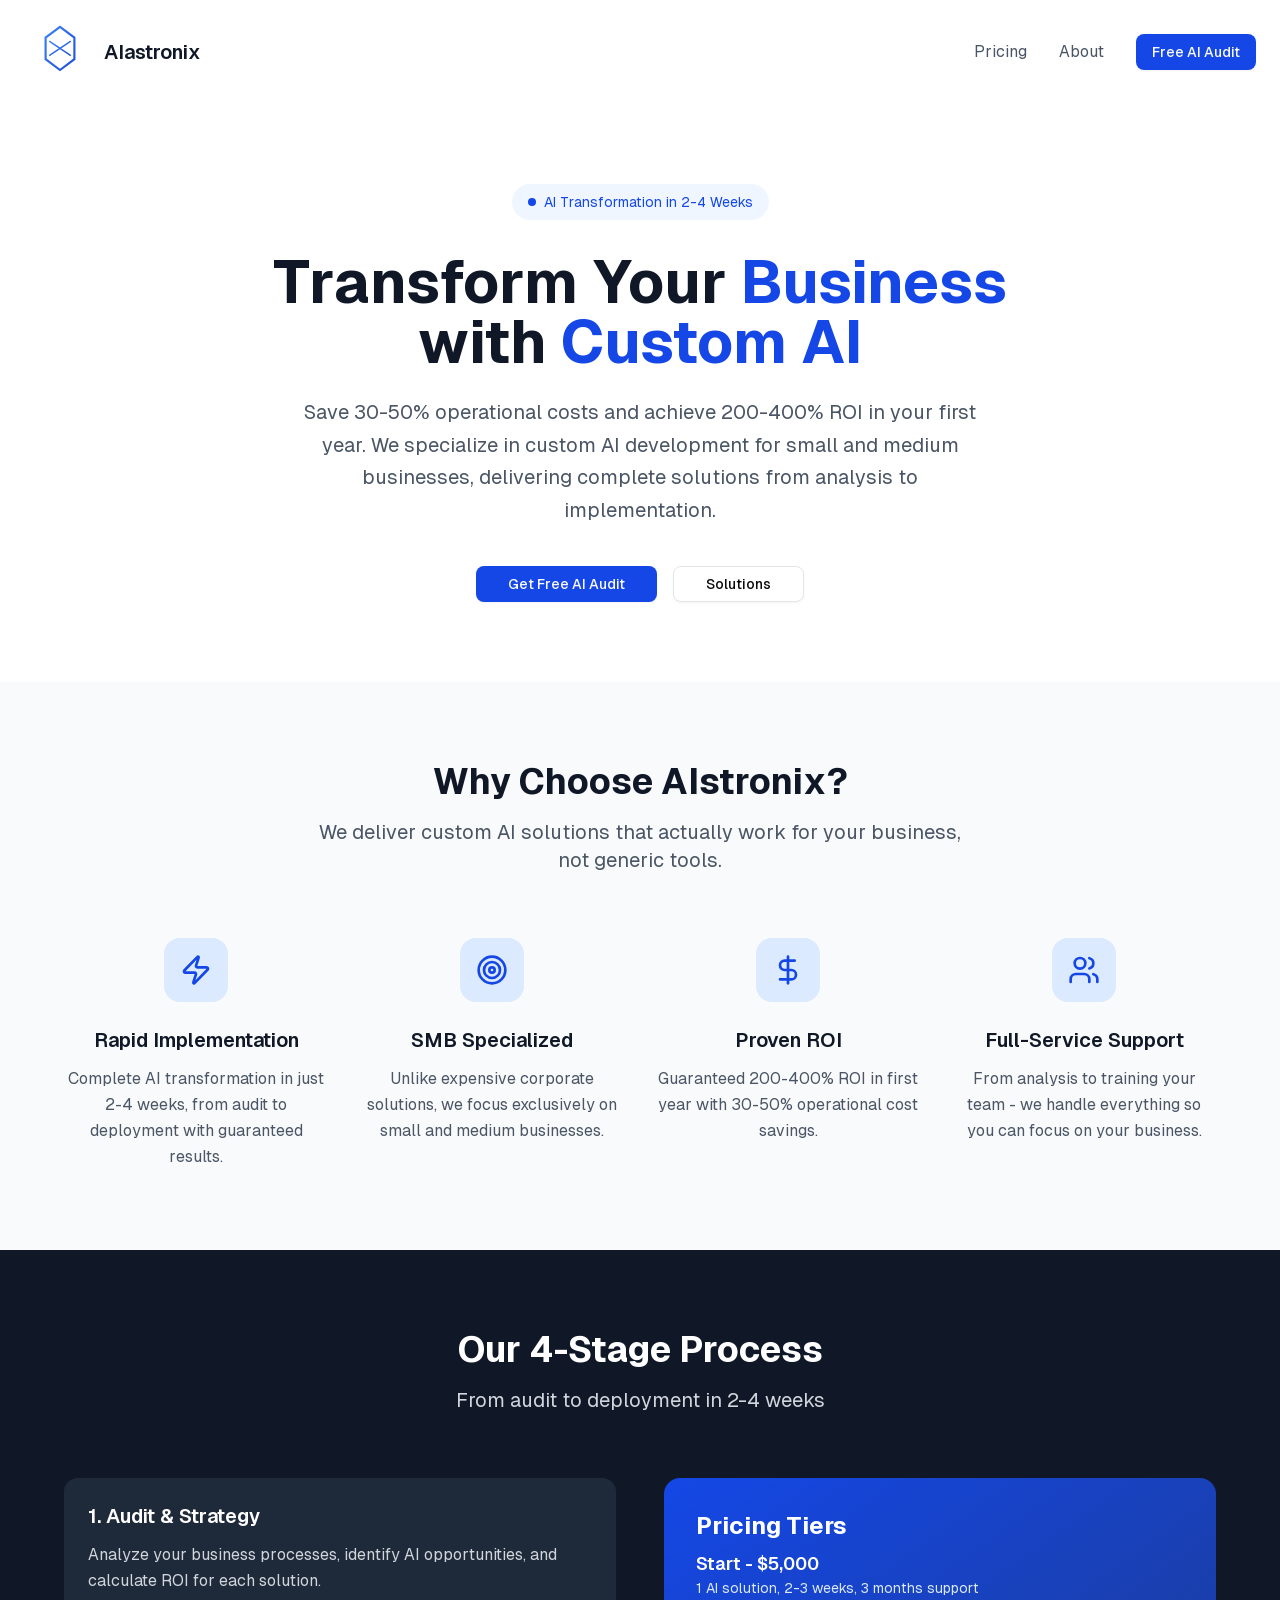
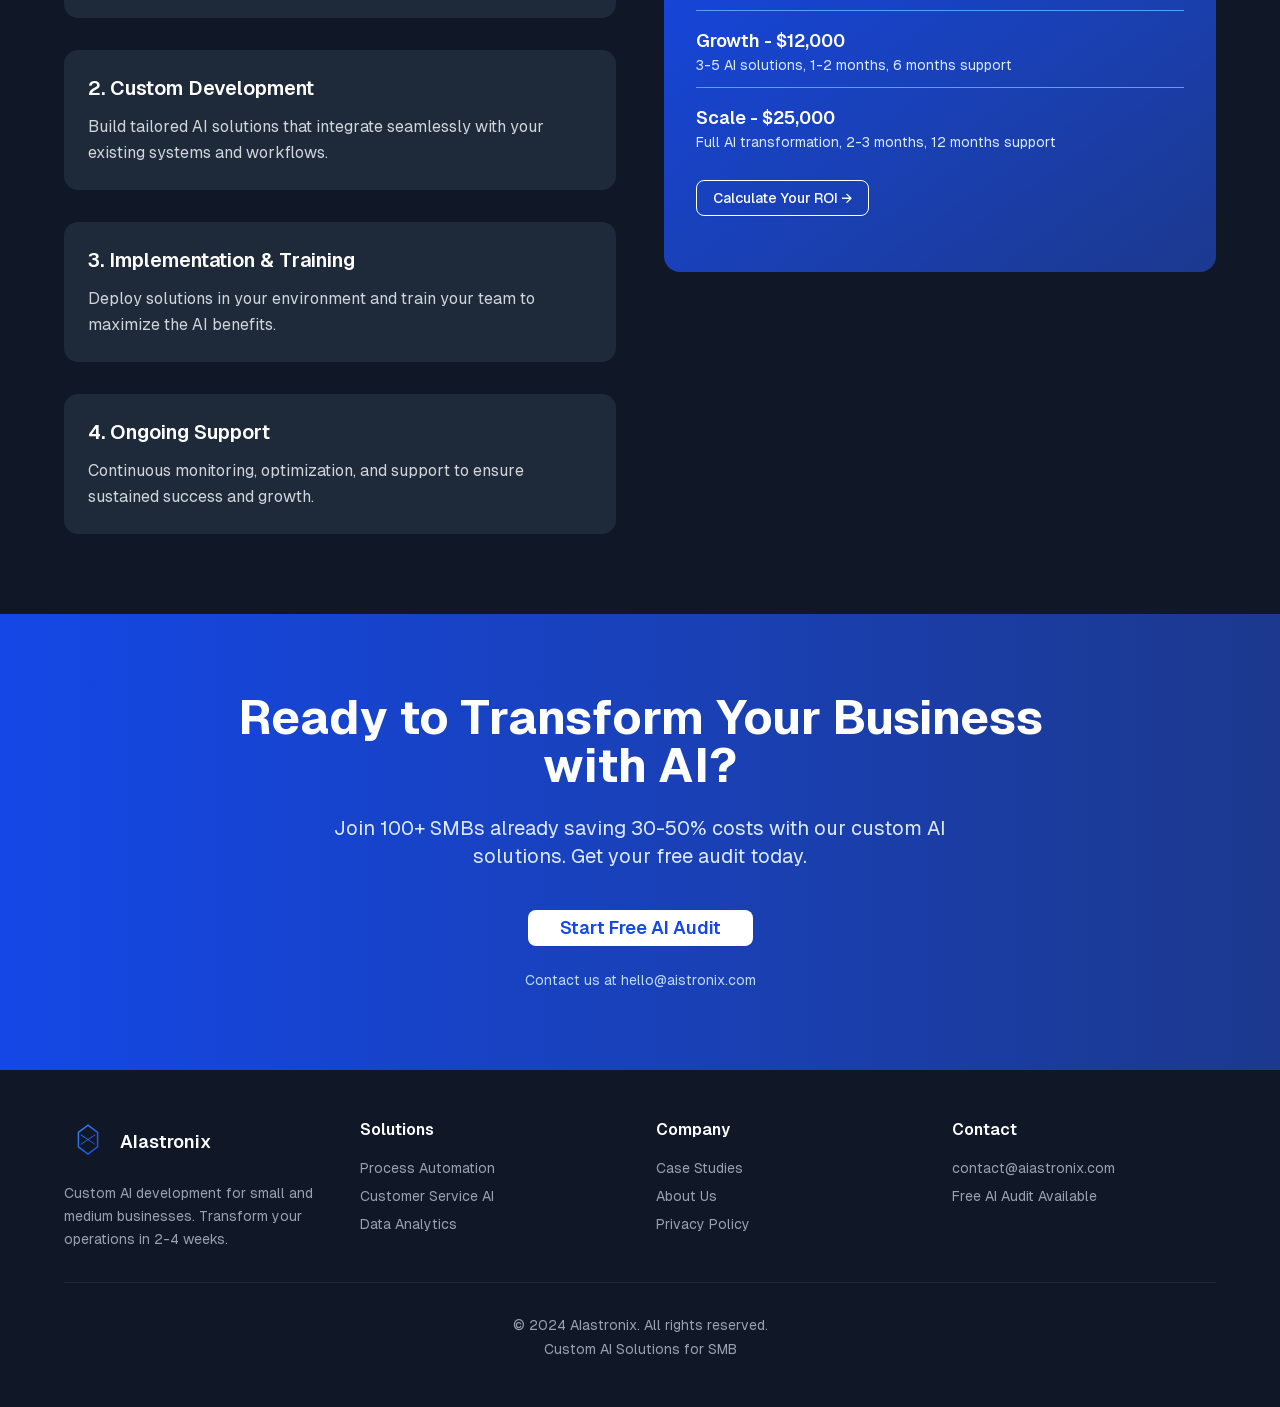
<file: index.html>
<!DOCTYPE html><html lang="en"><head><meta charSet="utf-8"/><meta name="viewport" content="width=device-width, initial-scale=1"/><link rel="stylesheet" href="/_next/static/css/627ab0abee4155ca.css" data-precedence="next"/><link rel="preload" as="script" fetchPriority="low" href="/_next/static/chunks/webpack-5a1207493ac5f4df.js"/><script src="/_next/static/chunks/4bd1b696-923d1d841f07dec7.js" async=""></script><script src="/_next/static/chunks/684-bcf0053daf87d261.js" async=""></script><script src="/_next/static/chunks/main-app-efae5935ded85457.js" async=""></script><script src="/_next/static/chunks/535-415239fc8aa7d71e.js" async=""></script><script src="/_next/static/chunks/app/page-b8929ca04fcc1c7e.js" async=""></script><title>AIstronix - Custom AI Development for SMB</title><meta name="description" content="Transform your business with custom AI solutions. 30-50% cost savings, 200-400% ROI in first year. Full AI implementation in 2-4 weeks."/><meta name="generator" content="v0.app"/><style>
html {
  font-family: 'GeistSans', 'GeistSans Fallback';
  --font-sans: __variable_fb8f2c;
  --font-mono: __variable_f910ec;
}
        </style><script src="/_next/static/chunks/polyfills-42372ed130431b0a.js" noModule=""></script></head><body><div class="min-h-screen bg-white"><header class="w-full px-6 py-4 bg-white"><div class="max-w-7xl mx-auto flex items-center justify-between"><a class="flex items-center gap-2" href="/"><div class="w-18 h-18 text-blue-700 relative"><svg viewBox="0 0 100 100" class="w-full h-full"><defs><linearGradient id="primaryGradient" x1="0%" y1="0%" x2="100%" y2="100%"><stop offset="0%" stop-color="rgb(59, 130, 246)"></stop><stop offset="100%" stop-color="rgb(29, 78, 216)"></stop></linearGradient></defs><path d="M50 15 L70 30 L70 60 L50 75 L30 60 L30 30 Z" fill="none" stroke="url(#primaryGradient)" stroke-width="3"></path><g stroke="url(#primaryGradient)" stroke-width="2" fill="none"><line x1="35" y1="35" x2="65" y2="55"></line><line x1="65" y1="35" x2="35" y2="55"></line><line x1="50" y1="25" x2="50" y2="65"></line></g></svg></div><span class="text-xl font-semibold text-gray-900">AIastronix</span></a><nav class="hidden md:flex items-center gap-8"><button class="text-gray-600 hover:text-gray-900">Pricing</button><a class="text-gray-600 hover:text-gray-900" href="/about">About</a><button data-slot="button" class="inline-flex items-center justify-center gap-2 whitespace-nowrap rounded-md text-sm font-medium transition-all disabled:pointer-events-none disabled:opacity-50 [&amp;_svg]:pointer-events-none [&amp;_svg:not([class*=&#x27;size-&#x27;])]:size-4 shrink-0 [&amp;_svg]:shrink-0 outline-none focus-visible:border-ring focus-visible:ring-ring/50 focus-visible:ring-[3px] aria-invalid:ring-destructive/20 dark:aria-invalid:ring-destructive/40 aria-invalid:border-destructive text-primary-foreground shadow-xs h-9 px-4 py-2 has-[&gt;svg]:px-3 bg-blue-700 hover:bg-blue-800">Free AI Audit</button></nav></div></header><section class="px-6 py-20 bg-white"><div class="max-w-4xl mx-auto text-center"><div class="inline-flex items-center gap-2 bg-blue-50 text-blue-700 px-4 py-2 rounded-full text-sm mb-8"><span class="w-2 h-2 bg-blue-700 rounded-full"></span>AI Transformation in 2-4 Weeks</div><h1 class="text-5xl md:text-6xl font-bold text-gray-900 mb-6">Transform Your <span class="text-blue-700">Business</span><br/>with <span class="text-blue-700">Custom AI</span></h1><p class="text-xl text-gray-600 mb-10 max-w-2xl mx-auto leading-relaxed">Save 30-50% operational costs and achieve 200-400% ROI in your first year. We specialize in custom AI development for small and medium businesses, delivering complete solutions from analysis to implementation.</p><div class="flex flex-col sm:flex-row gap-4 justify-center"><button data-slot="button" class="inline-flex items-center justify-center gap-2 whitespace-nowrap rounded-md text-sm font-medium transition-all disabled:pointer-events-none disabled:opacity-50 [&amp;_svg]:pointer-events-none [&amp;_svg:not([class*=&#x27;size-&#x27;])]:size-4 shrink-0 [&amp;_svg]:shrink-0 outline-none focus-visible:border-ring focus-visible:ring-ring/50 focus-visible:ring-[3px] aria-invalid:ring-destructive/20 dark:aria-invalid:ring-destructive/40 aria-invalid:border-destructive text-primary-foreground shadow-xs h-9 has-[&gt;svg]:px-3 bg-blue-700 hover:bg-blue-800 px-8 py-3">Get Free AI Audit</button><a data-slot="button" class="inline-flex items-center justify-center gap-2 whitespace-nowrap rounded-md text-sm font-medium transition-all disabled:pointer-events-none disabled:opacity-50 [&amp;_svg]:pointer-events-none [&amp;_svg:not([class*=&#x27;size-&#x27;])]:size-4 shrink-0 [&amp;_svg]:shrink-0 outline-none focus-visible:border-ring focus-visible:ring-ring/50 focus-visible:ring-[3px] aria-invalid:ring-destructive/20 dark:aria-invalid:ring-destructive/40 aria-invalid:border-destructive border shadow-xs hover:bg-accent hover:text-accent-foreground dark:bg-input/30 dark:border-input dark:hover:bg-input/50 h-9 has-[&gt;svg]:px-3 px-8 py-3 bg-transparent" href="/solutions">Solutions</a></div></div></section><section id="pricing-section" class="px-6 py-20 bg-gray-50"><div class="max-w-6xl mx-auto"><div class="text-center mb-16"><h2 class="text-4xl font-bold text-gray-900 mb-4">Why Choose AIstronix?</h2><p class="text-xl text-gray-600 max-w-2xl mx-auto">We deliver custom AI solutions that actually work for your business, not generic tools.</p></div><div class="grid md:grid-cols-2 lg:grid-cols-4 gap-8"><div class="text-center"><div class="w-16 h-16 bg-blue-100 rounded-2xl flex items-center justify-center mx-auto mb-6"><svg xmlns="http://www.w3.org/2000/svg" width="24" height="24" viewBox="0 0 24 24" fill="none" stroke="currentColor" stroke-width="2" stroke-linecap="round" stroke-linejoin="round" class="lucide lucide-zap w-8 h-8 text-blue-700"><path d="M4 14a1 1 0 0 1-.78-1.63l9.9-10.2a.5.5 0 0 1 .86.46l-1.92 6.02A1 1 0 0 0 13 10h7a1 1 0 0 1 .78 1.63l-9.9 10.2a.5.5 0 0 1-.86-.46l1.92-6.02A1 1 0 0 0 11 14z"></path></svg></div><h3 class="text-xl font-semibold text-gray-900 mb-3">Rapid Implementation</h3><p class="text-gray-600 leading-relaxed">Complete AI transformation in just 2-4 weeks, from audit to deployment with guaranteed results.</p></div><div class="text-center"><div class="w-16 h-16 bg-blue-100 rounded-2xl flex items-center justify-center mx-auto mb-6"><svg xmlns="http://www.w3.org/2000/svg" width="24" height="24" viewBox="0 0 24 24" fill="none" stroke="currentColor" stroke-width="2" stroke-linecap="round" stroke-linejoin="round" class="lucide lucide-target w-8 h-8 text-blue-700"><circle cx="12" cy="12" r="10"></circle><circle cx="12" cy="12" r="6"></circle><circle cx="12" cy="12" r="2"></circle></svg></div><h3 class="text-xl font-semibold text-gray-900 mb-3">SMB Specialized</h3><p class="text-gray-600 leading-relaxed">Unlike expensive corporate solutions, we focus exclusively on small and medium businesses.</p></div><div class="text-center"><div class="w-16 h-16 bg-blue-100 rounded-2xl flex items-center justify-center mx-auto mb-6"><svg xmlns="http://www.w3.org/2000/svg" width="24" height="24" viewBox="0 0 24 24" fill="none" stroke="currentColor" stroke-width="2" stroke-linecap="round" stroke-linejoin="round" class="lucide lucide-dollar-sign w-8 h-8 text-blue-700"><line x1="12" x2="12" y1="2" y2="22"></line><path d="M17 5H9.5a3.5 3.5 0 0 0 0 7h5a3.5 3.5 0 0 1 0 7H6"></path></svg></div><h3 class="text-xl font-semibold text-gray-900 mb-3">Proven ROI</h3><p class="text-gray-600 leading-relaxed">Guaranteed 200-400% ROI in first year with 30-50% operational cost savings.</p></div><div class="text-center"><div class="w-16 h-16 bg-blue-100 rounded-2xl flex items-center justify-center mx-auto mb-6"><svg xmlns="http://www.w3.org/2000/svg" width="24" height="24" viewBox="0 0 24 24" fill="none" stroke="currentColor" stroke-width="2" stroke-linecap="round" stroke-linejoin="round" class="lucide lucide-users w-8 h-8 text-blue-700"><path d="M16 21v-2a4 4 0 0 0-4-4H6a4 4 0 0 0-4 4v2"></path><circle cx="9" cy="7" r="4"></circle><path d="M22 21v-2a4 4 0 0 0-3-3.87"></path><path d="M16 3.13a4 4 0 0 1 0 7.75"></path></svg></div><h3 class="text-xl font-semibold text-gray-900 mb-3">Full-Service Support</h3><p class="text-gray-600 leading-relaxed">From analysis to training your team - we handle everything so you can focus on your business.</p></div></div></div></section><section id="process-section" class="px-6 py-20 bg-gray-900 text-white"><div class="max-w-6xl mx-auto"><div class="text-center mb-16"><h2 class="text-4xl font-bold mb-4">Our 4-Stage Process</h2><p class="text-xl text-gray-300">From audit to deployment in 2-4 weeks</p></div><div class="grid lg:grid-cols-2 gap-12 items-start"><div class="space-y-8"><div class="bg-gray-800 p-6 rounded-xl"><h3 class="text-xl font-semibold mb-3">1. Audit &amp; Strategy</h3><p class="text-gray-300 leading-relaxed">Analyze your business processes, identify AI opportunities, and calculate ROI for each solution.</p></div><div class="bg-gray-800 p-6 rounded-xl"><h3 class="text-xl font-semibold mb-3">2. Custom Development</h3><p class="text-gray-300 leading-relaxed">Build tailored AI solutions that integrate seamlessly with your existing systems and workflows.</p></div><div class="bg-gray-800 p-6 rounded-xl"><h3 class="text-xl font-semibold mb-3">3. Implementation &amp; Training</h3><p class="text-gray-300 leading-relaxed">Deploy solutions in your environment and train your team to maximize the AI benefits.</p></div><div class="bg-gray-800 p-6 rounded-xl"><h3 class="text-xl font-semibold mb-3">4. Ongoing Support</h3><p class="text-gray-300 leading-relaxed">Continuous monitoring, optimization, and support to ensure sustained success and growth.</p></div></div><div class="bg-gradient-to-br from-blue-700 to-blue-900 p-8 rounded-2xl"><div class="mb-6"><h3 class="text-2xl font-bold mb-2">Pricing Tiers</h3><div class="space-y-4"><div class="border-b border-blue-400 pb-3"><h4 class="text-lg font-semibold">Start - $5,000</h4><p class="text-blue-100 text-sm">1 AI solution, 2-3 weeks, 3 months support</p></div><div class="border-b border-blue-400 pb-3"><h4 class="text-lg font-semibold">Growth - $12,000</h4><p class="text-blue-100 text-sm">3-5 AI solutions, 1-2 months, 6 months support</p></div><div class="pb-3"><h4 class="text-lg font-semibold">Scale - $25,000</h4><p class="text-blue-100 text-sm">Full AI transformation, 2-3 months, 12 months support</p></div></div><button data-slot="button" class="inline-flex items-center justify-center gap-2 whitespace-nowrap rounded-md text-sm font-medium transition-all disabled:pointer-events-none disabled:opacity-50 [&amp;_svg]:pointer-events-none [&amp;_svg:not([class*=&#x27;size-&#x27;])]:size-4 shrink-0 [&amp;_svg]:shrink-0 outline-none focus-visible:border-ring focus-visible:ring-ring/50 focus-visible:ring-[3px] aria-invalid:ring-destructive/20 dark:aria-invalid:ring-destructive/40 aria-invalid:border-destructive border shadow-xs dark:bg-input/30 dark:border-input dark:hover:bg-input/50 h-9 px-4 py-2 has-[&gt;svg]:px-3 text-white border-white hover:bg-white hover:text-blue-700 mt-4 bg-transparent">Calculate Your ROI →</button></div></div></div></div></section><section class="px-6 py-20 bg-gradient-to-r from-blue-700 to-blue-900 text-white"><div class="max-w-4xl mx-auto text-center"><h2 class="text-4xl md:text-5xl font-bold mb-6">Ready to Transform Your Business with AI?</h2><p class="text-xl text-blue-100 mb-10 max-w-2xl mx-auto">Join 100+ SMBs already saving 30-50% costs with our custom AI solutions. Get your free audit today.</p><button data-slot="button" class="inline-flex items-center justify-center gap-2 whitespace-nowrap rounded-md transition-all disabled:pointer-events-none disabled:opacity-50 [&amp;_svg]:pointer-events-none [&amp;_svg:not([class*=&#x27;size-&#x27;])]:size-4 shrink-0 [&amp;_svg]:shrink-0 outline-none focus-visible:border-ring focus-visible:ring-ring/50 focus-visible:ring-[3px] aria-invalid:ring-destructive/20 dark:aria-invalid:ring-destructive/40 aria-invalid:border-destructive shadow-xs h-9 has-[&gt;svg]:px-3 bg-white text-blue-700 hover:bg-gray-100 px-8 py-3 text-lg font-semibold">Start Free AI Audit</button><p class="text-blue-200 text-sm mt-6">Contact us at hello@aistronix.com</p></div></section><footer class="px-6 py-12 bg-gray-900 text-white"><div class="max-w-6xl mx-auto"><div class="grid md:grid-cols-4 gap-8 mb-8"><div><div class="flex items-center gap-2 mb-4"><div class="w-12 h-12 text-blue-600 relative"><svg viewBox="0 0 100 100" class="w-full h-full"><defs><linearGradient id="primaryGradient" x1="0%" y1="0%" x2="100%" y2="100%"><stop offset="0%" stop-color="rgb(59, 130, 246)"></stop><stop offset="100%" stop-color="rgb(29, 78, 216)"></stop></linearGradient></defs><path d="M50 15 L70 30 L70 60 L50 75 L30 60 L30 30 Z" fill="none" stroke="url(#primaryGradient)" stroke-width="3"></path><g stroke="url(#primaryGradient)" stroke-width="2" fill="none"><line x1="35" y1="35" x2="65" y2="55"></line><line x1="65" y1="35" x2="35" y2="55"></line><line x1="50" y1="25" x2="50" y2="65"></line></g></svg></div><span class="text-lg font-semibold">AIastronix</span></div><p class="text-gray-400 text-sm leading-relaxed">Custom AI development for small and medium businesses. Transform your operations in 2-4 weeks.</p></div><div><h4 class="font-semibold mb-4">Solutions</h4><ul class="space-y-2 text-sm text-gray-400"><li><a href="#" class="hover:text-white">Process Automation</a></li><li><a href="#" class="hover:text-white">Customer Service AI</a></li><li><a href="#" class="hover:text-white">Data Analytics</a></li></ul></div><div><h4 class="font-semibold mb-4">Company</h4><ul class="space-y-2 text-sm text-gray-400"><li><a href="#" class="hover:text-white">Case Studies</a></li><li><a href="#" class="hover:text-white">About Us</a></li><li><a href="#" class="hover:text-white">Privacy Policy</a></li></ul></div><div><h4 class="font-semibold mb-4">Contact</h4><p class="text-sm text-gray-400">contact@aiastronix.com</p><p class="text-sm text-gray-400 mt-2">Free AI Audit Available</p></div></div><div class="border-t border-gray-800 pt-8 text-center text-sm text-gray-400"><p>© 2024 AIastronix. All rights reserved.</p><p class="mt-1">Custom AI Solutions for SMB</p></div></div></footer></div><script src="/_next/static/chunks/webpack-5a1207493ac5f4df.js" async=""></script><script>(self.__next_f=self.__next_f||[]).push([0])</script><script>self.__next_f.push([1,"1:\"$Sreact.fragment\"\n2:I[7555,[],\"\"]\n3:I[1295,[],\"\"]\n4:I[6094,[\"535\",\"static/chunks/535-415239fc8aa7d71e.js\",\"974\",\"static/chunks/app/page-b8929ca04fcc1c7e.js\"],\"Header\"]\n5:I[1369,[\"535\",\"static/chunks/535-415239fc8aa7d71e.js\",\"974\",\"static/chunks/app/page-b8929ca04fcc1c7e.js\"],\"HeroSection\"]\n6:I[1029,[\"535\",\"static/chunks/535-415239fc8aa7d71e.js\",\"974\",\"static/chunks/app/page-b8929ca04fcc1c7e.js\"],\"CoreBeliefsSection\"]\n7:I[3857,[\"535\",\"static/chunks/535-415239fc8aa7d71e.js\",\"974\",\"static/chunks/app/page-b8929ca04fcc1c7e.js\"],\"CTASection\"]\n8:I[9665,[],\"OutletBoundary\"]\nb:I[9665,[],\"ViewportBoundary\"]\nd:I[9665,[],\"MetadataBoundary\"]\nf:I[6614,[],\"\"]\n:HL[\"/_next/static/css/627ab0abee4155ca.css\",\"style\"]\n"])</script><script>self.__next_f.push([1,"0:{\"P\":null,\"b\":\"YsBvEVOjDnFO_fR_5eEGw\",\"p\":\"\",\"c\":[\"\",\"\"],\"i\":false,\"f\":[[[\"\",{\"children\":[\"__PAGE__\",{}]},\"$undefined\",\"$undefined\",true],[\"\",[\"$\",\"$1\",\"c\",{\"children\":[[[\"$\",\"link\",\"0\",{\"rel\":\"stylesheet\",\"href\":\"/_next/static/css/627ab0abee4155ca.css\",\"precedence\":\"next\",\"crossOrigin\":\"$undefined\",\"nonce\":\"$undefined\"}]],[\"$\",\"html\",null,{\"lang\":\"en\",\"children\":[[\"$\",\"head\",null,{\"children\":[\"$\",\"style\",null,{\"children\":\"\\nhtml {\\n  font-family: 'GeistSans', 'GeistSans Fallback';\\n  --font-sans: __variable_fb8f2c;\\n  --font-mono: __variable_f910ec;\\n}\\n        \"}]}],[\"$\",\"body\",null,{\"children\":[\"$\",\"$L2\",null,{\"parallelRouterKey\":\"children\",\"error\":\"$undefined\",\"errorStyles\":\"$undefined\",\"errorScripts\":\"$undefined\",\"template\":[\"$\",\"$L3\",null,{}],\"templateStyles\":\"$undefined\",\"templateScripts\":\"$undefined\",\"notFound\":[[[\"$\",\"title\",null,{\"children\":\"404: This page could not be found.\"}],[\"$\",\"div\",null,{\"style\":{\"fontFamily\":\"system-ui,\\\"Segoe UI\\\",Roboto,Helvetica,Arial,sans-serif,\\\"Apple Color Emoji\\\",\\\"Segoe UI Emoji\\\"\",\"height\":\"100vh\",\"textAlign\":\"center\",\"display\":\"flex\",\"flexDirection\":\"column\",\"alignItems\":\"center\",\"justifyContent\":\"center\"},\"children\":[\"$\",\"div\",null,{\"children\":[[\"$\",\"style\",null,{\"dangerouslySetInnerHTML\":{\"__html\":\"body{color:#000;background:#fff;margin:0}.next-error-h1{border-right:1px solid rgba(0,0,0,.3)}@media (prefers-color-scheme:dark){body{color:#fff;background:#000}.next-error-h1{border-right:1px solid rgba(255,255,255,.3)}}\"}}],[\"$\",\"h1\",null,{\"className\":\"next-error-h1\",\"style\":{\"display\":\"inline-block\",\"margin\":\"0 20px 0 0\",\"padding\":\"0 23px 0 0\",\"fontSize\":24,\"fontWeight\":500,\"verticalAlign\":\"top\",\"lineHeight\":\"49px\"},\"children\":404}],[\"$\",\"div\",null,{\"style\":{\"display\":\"inline-block\"},\"children\":[\"$\",\"h2\",null,{\"style\":{\"fontSize\":14,\"fontWeight\":400,\"lineHeight\":\"49px\",\"margin\":0},\"children\":\"This page could not be found.\"}]}]]}]}]],[]],\"forbidden\":\"$undefined\",\"unauthorized\":\"$undefined\"}]}]]}]]}],{\"children\":[\"__PAGE__\",[\"$\",\"$1\",\"c\",{\"children\":[[\"$\",\"div\",null,{\"className\":\"min-h-screen bg-white\",\"children\":[[\"$\",\"$L4\",null,{}],[\"$\",\"$L5\",null,{}],[\"$\",\"section\",null,{\"id\":\"pricing-section\",\"className\":\"px-6 py-20 bg-gray-50\",\"children\":[\"$\",\"div\",null,{\"className\":\"max-w-6xl mx-auto\",\"children\":[[\"$\",\"div\",null,{\"className\":\"text-center mb-16\",\"children\":[[\"$\",\"h2\",null,{\"className\":\"text-4xl font-bold text-gray-900 mb-4\",\"children\":\"Why Choose AIstronix?\"}],[\"$\",\"p\",null,{\"className\":\"text-xl text-gray-600 max-w-2xl mx-auto\",\"children\":\"We deliver custom AI solutions that actually work for your business, not generic tools.\"}]]}],[\"$\",\"div\",null,{\"className\":\"grid md:grid-cols-2 lg:grid-cols-4 gap-8\",\"children\":[[\"$\",\"div\",\"0\",{\"className\":\"text-center\",\"children\":[[\"$\",\"div\",null,{\"className\":\"w-16 h-16 bg-blue-100 rounded-2xl flex items-center justify-center mx-auto mb-6\",\"children\":[\"$\",\"svg\",null,{\"ref\":\"$undefined\",\"xmlns\":\"http://www.w3.org/2000/svg\",\"width\":24,\"height\":24,\"viewBox\":\"0 0 24 24\",\"fill\":\"none\",\"stroke\":\"currentColor\",\"strokeWidth\":2,\"strokeLinecap\":\"round\",\"strokeLinejoin\":\"round\",\"className\":\"lucide lucide-zap w-8 h-8 text-blue-700\",\"children\":[[\"$\",\"path\",\"1xq2db\",{\"d\":\"M4 14a1 1 0 0 1-.78-1.63l9.9-10.2a.5.5 0 0 1 .86.46l-1.92 6.02A1 1 0 0 0 13 10h7a1 1 0 0 1 .78 1.63l-9.9 10.2a.5.5 0 0 1-.86-.46l1.92-6.02A1 1 0 0 0 11 14z\"}],\"$undefined\"]}]}],[\"$\",\"h3\",null,{\"className\":\"text-xl font-semibold text-gray-900 mb-3\",\"children\":\"Rapid Implementation\"}],[\"$\",\"p\",null,{\"className\":\"text-gray-600 leading-relaxed\",\"children\":\"Complete AI transformation in just 2-4 weeks, from audit to deployment with guaranteed results.\"}]]}],[\"$\",\"div\",\"1\",{\"className\":\"text-center\",\"children\":[[\"$\",\"div\",null,{\"className\":\"w-16 h-16 bg-blue-100 rounded-2xl flex items-center justify-center mx-auto mb-6\",\"children\":[\"$\",\"svg\",null,{\"ref\":\"$undefined\",\"xmlns\":\"http://www.w3.org/2000/svg\",\"width\":24,\"height\":24,\"viewBox\":\"0 0 24 24\",\"fill\":\"none\",\"stroke\":\"currentColor\",\"strokeWidth\":2,\"strokeLinecap\":\"round\",\"strokeLinejoin\":\"round\",\"className\":\"lucide lucide-target w-8 h-8 text-blue-700\",\"children\":[[\"$\",\"circle\",\"1mglay\",{\"cx\":\"12\",\"cy\":\"12\",\"r\":\"10\"}],[\"$\",\"circle\",\"1vlfrh\",{\"cx\":\"12\",\"cy\":\"12\",\"r\":\"6\"}],[\"$\",\"circle\",\"1c9p78\",{\"cx\":\"12\",\"cy\":\"12\",\"r\":\"2\"}],\"$undefined\"]}]}],[\"$\",\"h3\",null,{\"className\":\"text-xl font-semibold text-gray-900 mb-3\",\"children\":\"SMB Specialized\"}],[\"$\",\"p\",null,{\"className\":\"text-gray-600 leading-relaxed\",\"children\":\"Unlike expensive corporate solutions, we focus exclusively on small and medium businesses.\"}]]}],[\"$\",\"div\",\"2\",{\"className\":\"text-center\",\"children\":[[\"$\",\"div\",null,{\"className\":\"w-16 h-16 bg-blue-100 rounded-2xl flex items-center justify-center mx-auto mb-6\",\"children\":[\"$\",\"svg\",null,{\"ref\":\"$undefined\",\"xmlns\":\"http://www.w3.org/2000/svg\",\"width\":24,\"height\":24,\"viewBox\":\"0 0 24 24\",\"fill\":\"none\",\"stroke\":\"currentColor\",\"strokeWidth\":2,\"strokeLinecap\":\"round\",\"strokeLinejoin\":\"round\",\"className\":\"lucide lucide-dollar-sign w-8 h-8 text-blue-700\",\"children\":[[\"$\",\"line\",\"7eqyqh\",{\"x1\":\"12\",\"x2\":\"12\",\"y1\":\"2\",\"y2\":\"22\"}],[\"$\",\"path\",\"1b0p4s\",{\"d\":\"M17 5H9.5a3.5 3.5 0 0 0 0 7h5a3.5 3.5 0 0 1 0 7H6\"}],\"$undefined\"]}]}],[\"$\",\"h3\",null,{\"className\":\"text-xl font-semibold text-gray-900 mb-3\",\"children\":\"Proven ROI\"}],[\"$\",\"p\",null,{\"className\":\"text-gray-600 leading-relaxed\",\"children\":\"Guaranteed 200-400% ROI in first year with 30-50% operational cost savings.\"}]]}],[\"$\",\"div\",\"3\",{\"className\":\"text-center\",\"children\":[[\"$\",\"div\",null,{\"className\":\"w-16 h-16 bg-blue-100 rounded-2xl flex items-center justify-center mx-auto mb-6\",\"children\":[\"$\",\"svg\",null,{\"ref\":\"$undefined\",\"xmlns\":\"http://www.w3.org/2000/svg\",\"width\":24,\"height\":24,\"viewBox\":\"0 0 24 24\",\"fill\":\"none\",\"stroke\":\"currentColor\",\"strokeWidth\":2,\"strokeLinecap\":\"round\",\"strokeLinejoin\":\"round\",\"className\":\"lucide lucide-users w-8 h-8 text-blue-700\",\"children\":[[\"$\",\"path\",\"1yyitq\",{\"d\":\"M16 21v-2a4 4 0 0 0-4-4H6a4 4 0 0 0-4 4v2\"}],[\"$\",\"circle\",\"nufk8\",{\"cx\":\"9\",\"cy\":\"7\",\"r\":\"4\"}],[\"$\",\"path\",\"kshegd\",{\"d\":\"M22 21v-2a4 4 0 0 0-3-3.87\"}],[\"$\",\"path\",\"1da9ce\",{\"d\":\"M16 3.13a4 4 0 0 1 0 7.75\"}],\"$undefined\"]}]}],[\"$\",\"h3\",null,{\"className\":\"text-xl font-semibold text-gray-900 mb-3\",\"children\":\"Full-Service Support\"}],[\"$\",\"p\",null,{\"className\":\"text-gray-600 leading-relaxed\",\"children\":\"From analysis to training your team - we handle everything so you can focus on your business.\"}]]}]]}]]}]}],[\"$\",\"$L6\",null,{}],[\"$\",\"$L7\",null,{}],[\"$\",\"footer\",null,{\"className\":\"px-6 py-12 bg-gray-900 text-white\",\"children\":[\"$\",\"div\",null,{\"className\":\"max-w-6xl mx-auto\",\"children\":[[\"$\",\"div\",null,{\"className\":\"grid md:grid-cols-4 gap-8 mb-8\",\"children\":[[\"$\",\"div\",null,{\"children\":[[\"$\",\"div\",null,{\"className\":\"flex items-center gap-2 mb-4\",\"children\":[[\"$\",\"div\",null,{\"className\":\"w-12 h-12 text-blue-600 relative\",\"children\":[\"$\",\"svg\",null,{\"viewBox\":\"0 0 100 100\",\"className\":\"w-full h-full\",\"children\":[[\"$\",\"defs\",null,{\"children\":[\"$\",\"linearGradient\",null,{\"id\":\"primaryGradient\",\"x1\":\"0%\",\"y1\":\"0%\",\"x2\":\"100%\",\"y2\":\"100%\",\"children\":[[\"$\",\"stop\",null,{\"offset\":\"0%\",\"stopColor\":\"rgb(59, 130, 246)\"}],[\"$\",\"stop\",null,{\"offset\":\"100%\",\"stopColor\":\"rgb(29, 78, 216)\"}]]}]}],[\"$\",\"path\",null,{\"d\":\"M50 15 L70 30 L70 60 L50 75 L30 60 L30 30 Z\",\"fill\":\"none\",\"stroke\":\"url(#primaryGradient)\",\"strokeWidth\":\"3\"}],[\"$\",\"g\",null,{\"stroke\":\"url(#primaryGradient)\",\"strokeWidth\":\"2\",\"fill\":\"none\",\"children\":[[\"$\",\"line\",null,{\"x1\":\"35\",\"y1\":\"35\",\"x2\":\"65\",\"y2\":\"55\"}],[\"$\",\"line\",null,{\"x1\":\"65\",\"y1\":\"35\",\"x2\":\"35\",\"y2\":\"55\"}],[\"$\",\"line\",null,{\"x1\":\"50\",\"y1\":\"25\",\"x2\":\"50\",\"y2\":\"65\"}]]}]]}]}],[\"$\",\"span\",null,{\"className\":\"text-lg font-semibold\",\"children\":\"AIastronix\"}]]}],[\"$\",\"p\",null,{\"className\":\"text-gray-400 text-sm leading-relaxed\",\"children\":\"Custom AI development for small and medium businesses. Transform your operations in 2-4 weeks.\"}]]}],[\"$\",\"div\",null,{\"children\":[[\"$\",\"h4\",null,{\"className\":\"font-semibold mb-4\",\"children\":\"Solutions\"}],[\"$\",\"ul\",null,{\"className\":\"space-y-2 text-sm text-gray-400\",\"children\":[[\"$\",\"li\",null,{\"children\":[\"$\",\"a\",null,{\"href\":\"#\",\"className\":\"hover:text-white\",\"children\":\"Process Automation\"}]}],[\"$\",\"li\",null,{\"children\":[\"$\",\"a\",null,{\"href\":\"#\",\"className\":\"hover:text-white\",\"children\":\"Customer Service AI\"}]}],[\"$\",\"li\",null,{\"children\":[\"$\",\"a\",null,{\"href\":\"#\",\"className\":\"hover:text-white\",\"children\":\"Data Analytics\"}]}]]}]]}],[\"$\",\"div\",null,{\"children\":[[\"$\",\"h4\",null,{\"className\":\"font-semibold mb-4\",\"children\":\"Company\"}],[\"$\",\"ul\",null,{\"className\":\"space-y-2 text-sm text-gray-400\",\"children\":[[\"$\",\"li\",null,{\"children\":[\"$\",\"a\",null,{\"href\":\"#\",\"className\":\"hover:text-white\",\"children\":\"Case Studies\"}]}],[\"$\",\"li\",null,{\"children\":[\"$\",\"a\",null,{\"href\":\"#\",\"className\":\"hover:text-white\",\"children\":\"About Us\"}]}],[\"$\",\"li\",null,{\"children\":[\"$\",\"a\",null,{\"href\":\"#\",\"className\":\"hover:text-white\",\"children\":\"Privacy Policy\"}]}]]}]]}],[\"$\",\"div\",null,{\"children\":[[\"$\",\"h4\",null,{\"className\":\"font-semibold mb-4\",\"children\":\"Contact\"}],[\"$\",\"p\",null,{\"className\":\"text-sm text-gray-400\",\"children\":\"contact@aiastronix.com\"}],[\"$\",\"p\",null,{\"className\":\"text-sm text-gray-400 mt-2\",\"children\":\"Free AI Audit Available\"}]]}]]}],[\"$\",\"div\",null,{\"className\":\"border-t border-gray-800 pt-8 text-center text-sm text-gray-400\",\"children\":[[\"$\",\"p\",null,{\"children\":\"© 2024 AIastronix. All rights reserved.\"}],[\"$\",\"p\",null,{\"className\":\"mt-1\",\"children\":\"Custom AI Solutions for SMB\"}]]}]]}]}]]}],\"$undefined\",null,[\"$\",\"$L8\",null,{\"children\":[\"$L9\",\"$La\",null]}]]}],{},null,false]},null,false],[\"$\",\"$1\",\"h\",{\"children\":[null,[\"$\",\"$1\",\"WUU3nAjCZU8CGu6d-B2xJ\",{\"children\":[[\"$\",\"$Lb\",null,{\"children\":\"$Lc\"}],null]}],[\"$\",\"$Ld\",null,{\"children\":\"$Le\"}]]}],false]],\"m\":\"$undefined\",\"G\":[\"$f\",\"$undefined\"],\"s\":false,\"S\":true}\n"])</script><script>self.__next_f.push([1,"c:[[\"$\",\"meta\",\"0\",{\"charSet\":\"utf-8\"}],[\"$\",\"meta\",\"1\",{\"name\":\"viewport\",\"content\":\"width=device-width, initial-scale=1\"}]]\n9:null\n"])</script><script>self.__next_f.push([1,"a:null\ne:[[\"$\",\"title\",\"0\",{\"children\":\"AIstronix - Custom AI Development for SMB\"}],[\"$\",\"meta\",\"1\",{\"name\":\"description\",\"content\":\"Transform your business with custom AI solutions. 30-50% cost savings, 200-400% ROI in first year. Full AI implementation in 2-4 weeks.\"}],[\"$\",\"meta\",\"2\",{\"name\":\"generator\",\"content\":\"v0.app\"}]]\n"])</script></body></html>
</file>
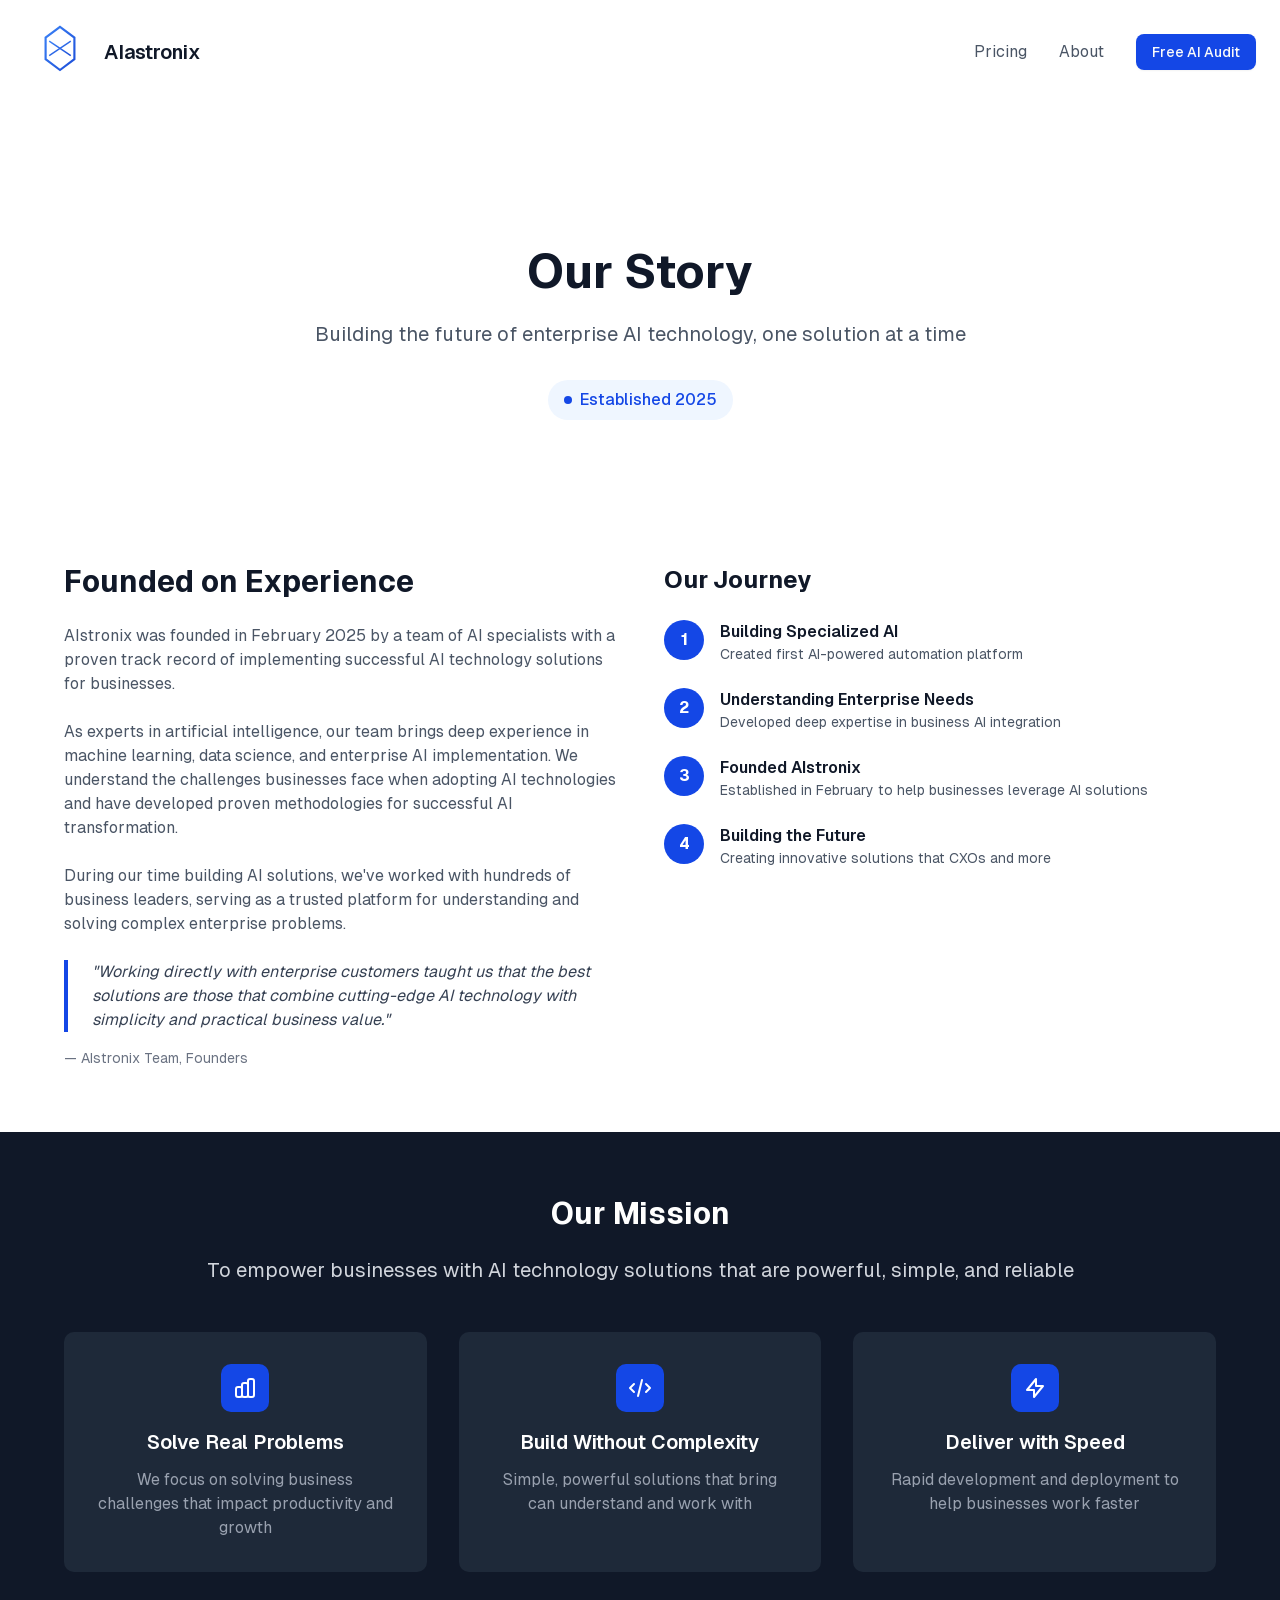
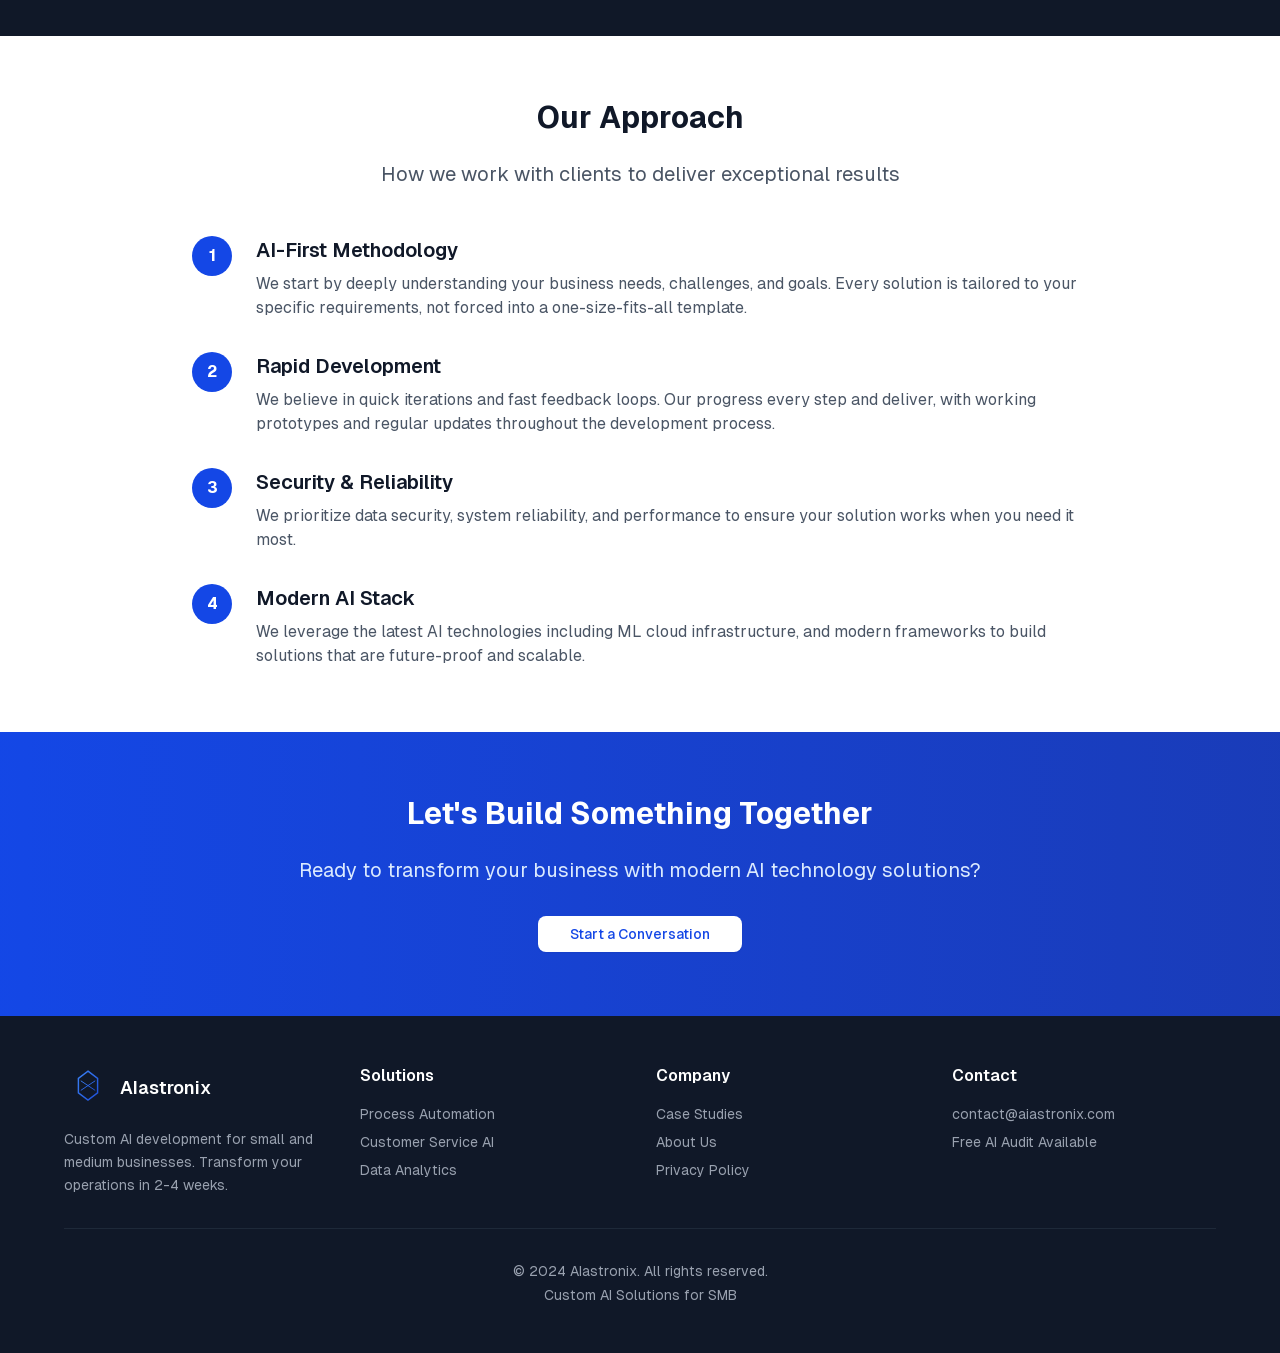
<file: about.html>
<!DOCTYPE html><html lang="en"><head><meta charSet="utf-8"/><meta name="viewport" content="width=device-width, initial-scale=1"/><link rel="stylesheet" href="/_next/static/css/627ab0abee4155ca.css" data-precedence="next"/><link rel="preload" as="script" fetchPriority="low" href="/_next/static/chunks/webpack-5a1207493ac5f4df.js"/><script src="/_next/static/chunks/4bd1b696-923d1d841f07dec7.js" async=""></script><script src="/_next/static/chunks/684-bcf0053daf87d261.js" async=""></script><script src="/_next/static/chunks/main-app-efae5935ded85457.js" async=""></script><script src="/_next/static/chunks/535-415239fc8aa7d71e.js" async=""></script><script src="/_next/static/chunks/app/about/page-83085a41b25749f9.js" async=""></script><title>AIstronix - Custom AI Development for SMB</title><meta name="description" content="Transform your business with custom AI solutions. 30-50% cost savings, 200-400% ROI in first year. Full AI implementation in 2-4 weeks."/><meta name="generator" content="v0.app"/><style>
html {
  font-family: 'GeistSans', 'GeistSans Fallback';
  --font-sans: __variable_fb8f2c;
  --font-mono: __variable_f910ec;
}
        </style><script src="/_next/static/chunks/polyfills-42372ed130431b0a.js" noModule=""></script></head><body><div class="min-h-screen bg-white"><header class="w-full px-6 py-4 bg-white"><div class="max-w-7xl mx-auto flex items-center justify-between"><a class="flex items-center gap-2" href="/"><div class="w-18 h-18 text-blue-700 relative"><svg viewBox="0 0 100 100" class="w-full h-full"><defs><linearGradient id="primaryGradient" x1="0%" y1="0%" x2="100%" y2="100%"><stop offset="0%" stop-color="rgb(59, 130, 246)"></stop><stop offset="100%" stop-color="rgb(29, 78, 216)"></stop></linearGradient></defs><path d="M50 15 L70 30 L70 60 L50 75 L30 60 L30 30 Z" fill="none" stroke="url(#primaryGradient)" stroke-width="3"></path><g stroke="url(#primaryGradient)" stroke-width="2" fill="none"><line x1="35" y1="35" x2="65" y2="55"></line><line x1="65" y1="35" x2="35" y2="55"></line><line x1="50" y1="25" x2="50" y2="65"></line></g></svg></div><span class="text-xl font-semibold text-gray-900">AIastronix</span></a><nav class="hidden md:flex items-center gap-8"><button class="text-gray-600 hover:text-gray-900">Pricing</button><a class="text-gray-600 hover:text-gray-900" href="/about">About</a><button data-slot="button" class="inline-flex items-center justify-center gap-2 whitespace-nowrap rounded-md text-sm font-medium transition-all disabled:pointer-events-none disabled:opacity-50 [&amp;_svg]:pointer-events-none [&amp;_svg:not([class*=&#x27;size-&#x27;])]:size-4 shrink-0 [&amp;_svg]:shrink-0 outline-none focus-visible:border-ring focus-visible:ring-ring/50 focus-visible:ring-[3px] aria-invalid:ring-destructive/20 dark:aria-invalid:ring-destructive/40 aria-invalid:border-destructive text-primary-foreground shadow-xs h-9 px-4 py-2 has-[&gt;svg]:px-3 bg-blue-700 hover:bg-blue-800">Free AI Audit</button></nav></div></header><main class="pt-16"><section class="py-20 px-6"><div class="max-w-4xl mx-auto text-center"><h1 class="text-4xl md:text-5xl font-bold text-gray-900 mb-6">Our Story</h1><p class="text-xl text-gray-600 mb-8">Building the future of enterprise AI technology, one solution at a time</p><div class="inline-flex items-center gap-2 bg-blue-50 px-4 py-2 rounded-full"><div class="w-2 h-2 bg-blue-700 rounded-full"></div><span class="text-blue-700 font-medium">Established 2025</span></div></div></section><section class="py-16 px-6"><div class="max-w-6xl mx-auto grid md:grid-cols-2 gap-12 items-start"><div><h2 class="text-3xl font-bold text-gray-900 mb-6">Founded on Experience</h2><p class="text-gray-600 mb-6">AIstronix was founded in February 2025 by a team of AI specialists with a proven track record of implementing successful AI technology solutions for businesses.</p><p class="text-gray-600 mb-6">As experts in artificial intelligence, our team brings deep experience in machine learning, data science, and enterprise AI implementation. We understand the challenges businesses face when adopting AI technologies and have developed proven methodologies for successful AI transformation.</p><p class="text-gray-600 mb-6">During our time building AI solutions, we&#x27;ve worked with hundreds of business leaders, serving as a trusted platform for understanding and solving complex enterprise problems.</p><blockquote class="border-l-4 border-blue-700 pl-6 italic text-gray-700 mb-4">&quot;Working directly with enterprise customers taught us that the best solutions are those that combine cutting-edge AI technology with simplicity and practical business value.&quot;</blockquote><p class="text-sm text-gray-500">— AIstronix Team, Founders</p></div><div class="space-y-6"><h3 class="text-2xl font-bold text-gray-900 mb-6">Our Journey</h3><div class="flex gap-4"><div class="w-10 h-10 bg-blue-700 rounded-full flex items-center justify-center text-white font-bold">1</div><div><h4 class="font-semibold text-gray-900">Building Specialized AI</h4><p class="text-gray-600 text-sm">Created first AI-powered automation platform</p></div></div><div class="flex gap-4"><div class="w-10 h-10 bg-blue-700 rounded-full flex items-center justify-center text-white font-bold">2</div><div><h4 class="font-semibold text-gray-900">Understanding Enterprise Needs</h4><p class="text-gray-600 text-sm">Developed deep expertise in business AI integration</p></div></div><div class="flex gap-4"><div class="w-10 h-10 bg-blue-700 rounded-full flex items-center justify-center text-white font-bold">3</div><div><h4 class="font-semibold text-gray-900">Founded AIstronix</h4><p class="text-gray-600 text-sm">Established in February to help businesses leverage AI solutions</p></div></div><div class="flex gap-4"><div class="w-10 h-10 bg-blue-700 rounded-full flex items-center justify-center text-white font-bold">4</div><div><h4 class="font-semibold text-gray-900">Building the Future</h4><p class="text-gray-600 text-sm">Creating innovative solutions that CXOs and more</p></div></div></div></div></section><section class="py-16 px-6 bg-gray-900"><div class="max-w-6xl mx-auto text-center"><h2 class="text-3xl font-bold text-white mb-6">Our Mission</h2><p class="text-xl text-gray-300 mb-12">To empower businesses with AI technology solutions that are powerful, simple, and reliable</p><div class="grid md:grid-cols-3 gap-8"><div class="bg-gray-800 p-8 rounded-lg"><div class="w-12 h-12 bg-blue-700 rounded-lg flex items-center justify-center mb-4 mx-auto"><svg class="w-6 h-6 text-white" fill="none" stroke="currentColor" viewBox="0 0 24 24"><path stroke-linecap="round" stroke-linejoin="round" stroke-width="2" d="M9 19v-6a2 2 0 00-2-2H5a2 2 0 00-2 2v6a2 2 0 002 2h2a2 2 0 002-2zm0 0V9a2 2 0 012-2h2a2 2 0 012 2v10m-6 0a2 2 0 002 2h2a2 2 0 002-2m0 0V5a2 2 0 012-2h2a2 2 0 012 2v14a2 2 0 01-2 2h-2a2 2 0 01-2-2z"></path></svg></div><h3 class="text-xl font-semibold text-white mb-3">Solve Real Problems</h3><p class="text-gray-400">We focus on solving business challenges that impact productivity and growth</p></div><div class="bg-gray-800 p-8 rounded-lg"><div class="w-12 h-12 bg-blue-700 rounded-lg flex items-center justify-center mb-4 mx-auto"><svg class="w-6 h-6 text-white" fill="none" stroke="currentColor" viewBox="0 0 24 24"><path stroke-linecap="round" stroke-linejoin="round" stroke-width="2" d="M10 20l4-16m4 4l4 4-4 4M6 16l-4-4 4-4"></path></svg></div><h3 class="text-xl font-semibold text-white mb-3">Build Without Complexity</h3><p class="text-gray-400">Simple, powerful solutions that bring can understand and work with</p></div><div class="bg-gray-800 p-8 rounded-lg"><div class="w-12 h-12 bg-blue-700 rounded-lg flex items-center justify-center mb-4 mx-auto"><svg class="w-6 h-6 text-white" fill="none" stroke="currentColor" viewBox="0 0 24 24"><path stroke-linecap="round" stroke-linejoin="round" stroke-width="2" d="M13 10V3L4 14h7v7l9-11h-7z"></path></svg></div><h3 class="text-xl font-semibold text-white mb-3">Deliver with Speed</h3><p class="text-gray-400">Rapid development and deployment to help businesses work faster</p></div></div></div></section><section class="py-16 px-6"><div class="max-w-4xl mx-auto text-center"><h2 class="text-3xl font-bold text-gray-900 mb-6">Our Approach</h2><p class="text-xl text-gray-600 mb-12">How we work with clients to deliver exceptional results</p><div class="space-y-8"><div class="flex items-start gap-6 text-left"><div class="w-10 h-10 bg-blue-700 text-white rounded-full flex items-center justify-center font-bold flex-shrink-0">1</div><div><h3 class="text-xl font-semibold text-gray-900 mb-2">AI-First Methodology</h3><p class="text-gray-600">We start by deeply understanding your business needs, challenges, and goals. Every solution is tailored to your specific requirements, not forced into a one-size-fits-all template.</p></div></div><div class="flex items-start gap-6 text-left"><div class="w-10 h-10 bg-blue-700 text-white rounded-full flex items-center justify-center font-bold flex-shrink-0">2</div><div><h3 class="text-xl font-semibold text-gray-900 mb-2">Rapid Development</h3><p class="text-gray-600">We believe in quick iterations and fast feedback loops. Our progress every step and deliver, with working prototypes and regular updates throughout the development process.</p></div></div><div class="flex items-start gap-6 text-left"><div class="w-10 h-10 bg-blue-700 text-white rounded-full flex items-center justify-center font-bold flex-shrink-0">3</div><div><h3 class="text-xl font-semibold text-gray-900 mb-2">Security &amp; Reliability</h3><p class="text-gray-600">We prioritize data security, system reliability, and performance to ensure your solution works when you need it most.</p></div></div><div class="flex items-start gap-6 text-left"><div class="w-10 h-10 bg-blue-700 text-white rounded-full flex items-center justify-center font-bold flex-shrink-0">4</div><div><h3 class="text-xl font-semibold text-gray-900 mb-2">Modern AI Stack</h3><p class="text-gray-600">We leverage the latest AI technologies including ML cloud infrastructure, and modern frameworks to build solutions that are future-proof and scalable.</p></div></div></div></div></section><section class="py-16 px-6 bg-gradient-to-r from-blue-700 to-blue-800"><div class="max-w-4xl mx-auto text-center"><h2 class="text-3xl font-bold text-white mb-6">Let&#x27;s Build Something Together</h2><p class="text-xl text-blue-100 mb-8">Ready to transform your business with modern AI technology solutions?</p><button data-slot="button" class="inline-flex items-center justify-center gap-2 whitespace-nowrap rounded-md text-sm font-medium transition-all disabled:pointer-events-none disabled:opacity-50 [&amp;_svg]:pointer-events-none [&amp;_svg:not([class*=&#x27;size-&#x27;])]:size-4 shrink-0 [&amp;_svg]:shrink-0 outline-none focus-visible:border-ring focus-visible:ring-ring/50 focus-visible:ring-[3px] aria-invalid:ring-destructive/20 dark:aria-invalid:ring-destructive/40 aria-invalid:border-destructive shadow-xs h-9 has-[&gt;svg]:px-3 bg-white text-blue-700 hover:bg-gray-100 px-8 py-3">Start a Conversation</button></div></section></main><footer class="px-6 py-12 bg-gray-900 text-white"><div class="max-w-6xl mx-auto"><div class="grid md:grid-cols-4 gap-8 mb-8"><div><div class="flex items-center gap-2 mb-4"><div class="w-12 h-12 text-blue-600 relative"><svg viewBox="0 0 100 100" class="w-full h-full"><defs><linearGradient id="primaryGradient" x1="0%" y1="0%" x2="100%" y2="100%"><stop offset="0%" stop-color="rgb(59, 130, 246)"></stop><stop offset="100%" stop-color="rgb(29, 78, 216)"></stop></linearGradient></defs><path d="M50 15 L70 30 L70 60 L50 75 L30 60 L30 30 Z" fill="none" stroke="url(#primaryGradient)" stroke-width="3"></path><g stroke="url(#primaryGradient)" stroke-width="2" fill="none"><line x1="35" y1="35" x2="65" y2="55"></line><line x1="65" y1="35" x2="35" y2="55"></line><line x1="50" y1="25" x2="50" y2="65"></line></g></svg></div><span class="text-lg font-semibold">AIastronix</span></div><p class="text-gray-400 text-sm leading-relaxed">Custom AI development for small and medium businesses. Transform your operations in 2-4 weeks.</p></div><div><h4 class="font-semibold mb-4">Solutions</h4><ul class="space-y-2 text-sm text-gray-400"><li><a href="#" class="hover:text-white">Process Automation</a></li><li><a href="#" class="hover:text-white">Customer Service AI</a></li><li><a href="#" class="hover:text-white">Data Analytics</a></li></ul></div><div><h4 class="font-semibold mb-4">Company</h4><ul class="space-y-2 text-sm text-gray-400"><li><a href="#" class="hover:text-white">Case Studies</a></li><li><a href="#" class="hover:text-white">About Us</a></li><li><a href="#" class="hover:text-white">Privacy Policy</a></li></ul></div><div><h4 class="font-semibold mb-4">Contact</h4><p class="text-sm text-gray-400">contact@aiastronix.com</p><p class="text-sm text-gray-400 mt-2">Free AI Audit Available</p></div></div><div class="border-t border-gray-800 pt-8 text-center text-sm text-gray-400"><p>© 2024 AIastronix. All rights reserved.</p><p class="mt-1">Custom AI Solutions for SMB</p></div></div></footer></div><script src="/_next/static/chunks/webpack-5a1207493ac5f4df.js" async=""></script><script>(self.__next_f=self.__next_f||[]).push([0])</script><script>self.__next_f.push([1,"1:\"$Sreact.fragment\"\n2:I[7555,[],\"\"]\n3:I[1295,[],\"\"]\n4:I[6094,[\"535\",\"static/chunks/535-415239fc8aa7d71e.js\",\"220\",\"static/chunks/app/about/page-83085a41b25749f9.js\"],\"Header\"]\n5:I[9665,[],\"OutletBoundary\"]\n8:I[9665,[],\"ViewportBoundary\"]\na:I[9665,[],\"MetadataBoundary\"]\nc:I[6614,[],\"\"]\n:HL[\"/_next/static/css/627ab0abee4155ca.css\",\"style\"]\n"])</script><script>self.__next_f.push([1,"0:{\"P\":null,\"b\":\"YsBvEVOjDnFO_fR_5eEGw\",\"p\":\"\",\"c\":[\"\",\"about\"],\"i\":false,\"f\":[[[\"\",{\"children\":[\"about\",{\"children\":[\"__PAGE__\",{}]}]},\"$undefined\",\"$undefined\",true],[\"\",[\"$\",\"$1\",\"c\",{\"children\":[[[\"$\",\"link\",\"0\",{\"rel\":\"stylesheet\",\"href\":\"/_next/static/css/627ab0abee4155ca.css\",\"precedence\":\"next\",\"crossOrigin\":\"$undefined\",\"nonce\":\"$undefined\"}]],[\"$\",\"html\",null,{\"lang\":\"en\",\"children\":[[\"$\",\"head\",null,{\"children\":[\"$\",\"style\",null,{\"children\":\"\\nhtml {\\n  font-family: 'GeistSans', 'GeistSans Fallback';\\n  --font-sans: __variable_fb8f2c;\\n  --font-mono: __variable_f910ec;\\n}\\n        \"}]}],[\"$\",\"body\",null,{\"children\":[\"$\",\"$L2\",null,{\"parallelRouterKey\":\"children\",\"error\":\"$undefined\",\"errorStyles\":\"$undefined\",\"errorScripts\":\"$undefined\",\"template\":[\"$\",\"$L3\",null,{}],\"templateStyles\":\"$undefined\",\"templateScripts\":\"$undefined\",\"notFound\":[[[\"$\",\"title\",null,{\"children\":\"404: This page could not be found.\"}],[\"$\",\"div\",null,{\"style\":{\"fontFamily\":\"system-ui,\\\"Segoe UI\\\",Roboto,Helvetica,Arial,sans-serif,\\\"Apple Color Emoji\\\",\\\"Segoe UI Emoji\\\"\",\"height\":\"100vh\",\"textAlign\":\"center\",\"display\":\"flex\",\"flexDirection\":\"column\",\"alignItems\":\"center\",\"justifyContent\":\"center\"},\"children\":[\"$\",\"div\",null,{\"children\":[[\"$\",\"style\",null,{\"dangerouslySetInnerHTML\":{\"__html\":\"body{color:#000;background:#fff;margin:0}.next-error-h1{border-right:1px solid rgba(0,0,0,.3)}@media (prefers-color-scheme:dark){body{color:#fff;background:#000}.next-error-h1{border-right:1px solid rgba(255,255,255,.3)}}\"}}],[\"$\",\"h1\",null,{\"className\":\"next-error-h1\",\"style\":{\"display\":\"inline-block\",\"margin\":\"0 20px 0 0\",\"padding\":\"0 23px 0 0\",\"fontSize\":24,\"fontWeight\":500,\"verticalAlign\":\"top\",\"lineHeight\":\"49px\"},\"children\":404}],[\"$\",\"div\",null,{\"style\":{\"display\":\"inline-block\"},\"children\":[\"$\",\"h2\",null,{\"style\":{\"fontSize\":14,\"fontWeight\":400,\"lineHeight\":\"49px\",\"margin\":0},\"children\":\"This page could not be found.\"}]}]]}]}]],[]],\"forbidden\":\"$undefined\",\"unauthorized\":\"$undefined\"}]}]]}]]}],{\"children\":[\"about\",[\"$\",\"$1\",\"c\",{\"children\":[null,[\"$\",\"$L2\",null,{\"parallelRouterKey\":\"children\",\"error\":\"$undefined\",\"errorStyles\":\"$undefined\",\"errorScripts\":\"$undefined\",\"template\":[\"$\",\"$L3\",null,{}],\"templateStyles\":\"$undefined\",\"templateScripts\":\"$undefined\",\"notFound\":\"$undefined\",\"forbidden\":\"$undefined\",\"unauthorized\":\"$undefined\"}]]}],{\"children\":[\"__PAGE__\",[\"$\",\"$1\",\"c\",{\"children\":[[\"$\",\"div\",null,{\"className\":\"min-h-screen bg-white\",\"children\":[[\"$\",\"$L4\",null,{}],[\"$\",\"main\",null,{\"className\":\"pt-16\",\"children\":[[\"$\",\"section\",null,{\"className\":\"py-20 px-6\",\"children\":[\"$\",\"div\",null,{\"className\":\"max-w-4xl mx-auto text-center\",\"children\":[[\"$\",\"h1\",null,{\"className\":\"text-4xl md:text-5xl font-bold text-gray-900 mb-6\",\"children\":\"Our Story\"}],[\"$\",\"p\",null,{\"className\":\"text-xl text-gray-600 mb-8\",\"children\":\"Building the future of enterprise AI technology, one solution at a time\"}],[\"$\",\"div\",null,{\"className\":\"inline-flex items-center gap-2 bg-blue-50 px-4 py-2 rounded-full\",\"children\":[[\"$\",\"div\",null,{\"className\":\"w-2 h-2 bg-blue-700 rounded-full\"}],[\"$\",\"span\",null,{\"className\":\"text-blue-700 font-medium\",\"children\":\"Established 2025\"}]]}]]}]}],[\"$\",\"section\",null,{\"className\":\"py-16 px-6\",\"children\":[\"$\",\"div\",null,{\"className\":\"max-w-6xl mx-auto grid md:grid-cols-2 gap-12 items-start\",\"children\":[[\"$\",\"div\",null,{\"children\":[[\"$\",\"h2\",null,{\"className\":\"text-3xl font-bold text-gray-900 mb-6\",\"children\":\"Founded on Experience\"}],[\"$\",\"p\",null,{\"className\":\"text-gray-600 mb-6\",\"children\":\"AIstronix was founded in February 2025 by a team of AI specialists with a proven track record of implementing successful AI technology solutions for businesses.\"}],[\"$\",\"p\",null,{\"className\":\"text-gray-600 mb-6\",\"children\":\"As experts in artificial intelligence, our team brings deep experience in machine learning, data science, and enterprise AI implementation. We understand the challenges businesses face when adopting AI technologies and have developed proven methodologies for successful AI transformation.\"}],[\"$\",\"p\",null,{\"className\":\"text-gray-600 mb-6\",\"children\":\"During our time building AI solutions, we've worked with hundreds of business leaders, serving as a trusted platform for understanding and solving complex enterprise problems.\"}],[\"$\",\"blockquote\",null,{\"className\":\"border-l-4 border-blue-700 pl-6 italic text-gray-700 mb-4\",\"children\":\"\\\"Working directly with enterprise customers taught us that the best solutions are those that combine cutting-edge AI technology with simplicity and practical business value.\\\"\"}],[\"$\",\"p\",null,{\"className\":\"text-sm text-gray-500\",\"children\":\"— AIstronix Team, Founders\"}]]}],[\"$\",\"div\",null,{\"className\":\"space-y-6\",\"children\":[[\"$\",\"h3\",null,{\"className\":\"text-2xl font-bold text-gray-900 mb-6\",\"children\":\"Our Journey\"}],[\"$\",\"div\",null,{\"className\":\"flex gap-4\",\"children\":[[\"$\",\"div\",null,{\"className\":\"w-10 h-10 bg-blue-700 rounded-full flex items-center justify-center text-white font-bold\",\"children\":\"1\"}],[\"$\",\"div\",null,{\"children\":[[\"$\",\"h4\",null,{\"className\":\"font-semibold text-gray-900\",\"children\":\"Building Specialized AI\"}],[\"$\",\"p\",null,{\"className\":\"text-gray-600 text-sm\",\"children\":\"Created first AI-powered automation platform\"}]]}]]}],[\"$\",\"div\",null,{\"className\":\"flex gap-4\",\"children\":[[\"$\",\"div\",null,{\"className\":\"w-10 h-10 bg-blue-700 rounded-full flex items-center justify-center text-white font-bold\",\"children\":\"2\"}],[\"$\",\"div\",null,{\"children\":[[\"$\",\"h4\",null,{\"className\":\"font-semibold text-gray-900\",\"children\":\"Understanding Enterprise Needs\"}],[\"$\",\"p\",null,{\"className\":\"text-gray-600 text-sm\",\"children\":\"Developed deep expertise in business AI integration\"}]]}]]}],[\"$\",\"div\",null,{\"className\":\"flex gap-4\",\"children\":[[\"$\",\"div\",null,{\"className\":\"w-10 h-10 bg-blue-700 rounded-full flex items-center justify-center text-white font-bold\",\"children\":\"3\"}],[\"$\",\"div\",null,{\"children\":[[\"$\",\"h4\",null,{\"className\":\"font-semibold text-gray-900\",\"children\":\"Founded AIstronix\"}],[\"$\",\"p\",null,{\"className\":\"text-gray-600 text-sm\",\"children\":\"Established in February to help businesses leverage AI solutions\"}]]}]]}],[\"$\",\"div\",null,{\"className\":\"flex gap-4\",\"children\":[[\"$\",\"div\",null,{\"className\":\"w-10 h-10 bg-blue-700 rounded-full flex items-center justify-center text-white font-bold\",\"children\":\"4\"}],[\"$\",\"div\",null,{\"children\":[[\"$\",\"h4\",null,{\"className\":\"font-semibold text-gray-900\",\"children\":\"Building the Future\"}],[\"$\",\"p\",null,{\"className\":\"text-gray-600 text-sm\",\"children\":\"Creating innovative solutions that CXOs and more\"}]]}]]}]]}]]}]}],[\"$\",\"section\",null,{\"className\":\"py-16 px-6 bg-gray-900\",\"children\":[\"$\",\"div\",null,{\"className\":\"max-w-6xl mx-auto text-center\",\"children\":[[\"$\",\"h2\",null,{\"className\":\"text-3xl font-bold text-white mb-6\",\"children\":\"Our Mission\"}],[\"$\",\"p\",null,{\"className\":\"text-xl text-gray-300 mb-12\",\"children\":\"To empower businesses with AI technology solutions that are powerful, simple, and reliable\"}],[\"$\",\"div\",null,{\"className\":\"grid md:grid-cols-3 gap-8\",\"children\":[[\"$\",\"div\",null,{\"className\":\"bg-gray-800 p-8 rounded-lg\",\"children\":[[\"$\",\"div\",null,{\"className\":\"w-12 h-12 bg-blue-700 rounded-lg flex items-center justify-center mb-4 mx-auto\",\"children\":[\"$\",\"svg\",null,{\"className\":\"w-6 h-6 text-white\",\"fill\":\"none\",\"stroke\":\"currentColor\",\"viewBox\":\"0 0 24 24\",\"children\":[\"$\",\"path\",null,{\"strokeLinecap\":\"round\",\"strokeLinejoin\":\"round\",\"strokeWidth\":2,\"d\":\"M9 19v-6a2 2 0 00-2-2H5a2 2 0 00-2 2v6a2 2 0 002 2h2a2 2 0 002-2zm0 0V9a2 2 0 012-2h2a2 2 0 012 2v10m-6 0a2 2 0 002 2h2a2 2 0 002-2m0 0V5a2 2 0 012-2h2a2 2 0 012 2v14a2 2 0 01-2 2h-2a2 2 0 01-2-2z\"}]}]}],[\"$\",\"h3\",null,{\"className\":\"text-xl font-semibold text-white mb-3\",\"children\":\"Solve Real Problems\"}],[\"$\",\"p\",null,{\"className\":\"text-gray-400\",\"children\":\"We focus on solving business challenges that impact productivity and growth\"}]]}],[\"$\",\"div\",null,{\"className\":\"bg-gray-800 p-8 rounded-lg\",\"children\":[[\"$\",\"div\",null,{\"className\":\"w-12 h-12 bg-blue-700 rounded-lg flex items-center justify-center mb-4 mx-auto\",\"children\":[\"$\",\"svg\",null,{\"className\":\"w-6 h-6 text-white\",\"fill\":\"none\",\"stroke\":\"currentColor\",\"viewBox\":\"0 0 24 24\",\"children\":[\"$\",\"path\",null,{\"strokeLinecap\":\"round\",\"strokeLinejoin\":\"round\",\"strokeWidth\":2,\"d\":\"M10 20l4-16m4 4l4 4-4 4M6 16l-4-4 4-4\"}]}]}],[\"$\",\"h3\",null,{\"className\":\"text-xl font-semibold text-white mb-3\",\"children\":\"Build Without Complexity\"}],[\"$\",\"p\",null,{\"className\":\"text-gray-400\",\"children\":\"Simple, powerful solutions that bring can understand and work with\"}]]}],[\"$\",\"div\",null,{\"className\":\"bg-gray-800 p-8 rounded-lg\",\"children\":[[\"$\",\"div\",null,{\"className\":\"w-12 h-12 bg-blue-700 rounded-lg flex items-center justify-center mb-4 mx-auto\",\"children\":[\"$\",\"svg\",null,{\"className\":\"w-6 h-6 text-white\",\"fill\":\"none\",\"stroke\":\"currentColor\",\"viewBox\":\"0 0 24 24\",\"children\":[\"$\",\"path\",null,{\"strokeLinecap\":\"round\",\"strokeLinejoin\":\"round\",\"strokeWidth\":2,\"d\":\"M13 10V3L4 14h7v7l9-11h-7z\"}]}]}],[\"$\",\"h3\",null,{\"className\":\"text-xl font-semibold text-white mb-3\",\"children\":\"Deliver with Speed\"}],[\"$\",\"p\",null,{\"className\":\"text-gray-400\",\"children\":\"Rapid development and deployment to help businesses work faster\"}]]}]]}]]}]}],[\"$\",\"section\",null,{\"className\":\"py-16 px-6\",\"children\":[\"$\",\"div\",null,{\"className\":\"max-w-4xl mx-auto text-center\",\"children\":[[\"$\",\"h2\",null,{\"className\":\"text-3xl font-bold text-gray-900 mb-6\",\"children\":\"Our Approach\"}],[\"$\",\"p\",null,{\"className\":\"text-xl text-gray-600 mb-12\",\"children\":\"How we work with clients to deliver exceptional results\"}],[\"$\",\"div\",null,{\"className\":\"space-y-8\",\"children\":[[\"$\",\"div\",null,{\"className\":\"flex items-start gap-6 text-left\",\"children\":[[\"$\",\"div\",null,{\"className\":\"w-10 h-10 bg-blue-700 text-white rounded-full flex items-center justify-center font-bold flex-shrink-0\",\"children\":\"1\"}],[\"$\",\"div\",null,{\"children\":[[\"$\",\"h3\",null,{\"className\":\"text-xl font-semibold text-gray-900 mb-2\",\"children\":\"AI-First Methodology\"}],[\"$\",\"p\",null,{\"className\":\"text-gray-600\",\"children\":\"We start by deeply understanding your business needs, challenges, and goals. Every solution is tailored to your specific requirements, not forced into a one-size-fits-all template.\"}]]}]]}],[\"$\",\"div\",null,{\"className\":\"flex items-start gap-6 text-left\",\"children\":[[\"$\",\"div\",null,{\"className\":\"w-10 h-10 bg-blue-700 text-white rounded-full flex items-center justify-center font-bold flex-shrink-0\",\"children\":\"2\"}],[\"$\",\"div\",null,{\"children\":[[\"$\",\"h3\",null,{\"className\":\"text-xl font-semibold text-gray-900 mb-2\",\"children\":\"Rapid Development\"}],[\"$\",\"p\",null,{\"className\":\"text-gray-600\",\"children\":\"We believe in quick iterations and fast feedback loops. Our progress every step and deliver, with working prototypes and regular updates throughout the development process.\"}]]}]]}],[\"$\",\"div\",null,{\"className\":\"flex items-start gap-6 text-left\",\"children\":[[\"$\",\"div\",null,{\"className\":\"w-10 h-10 bg-blue-700 text-white rounded-full flex items-center justify-center font-bold flex-shrink-0\",\"children\":\"3\"}],[\"$\",\"div\",null,{\"children\":[[\"$\",\"h3\",null,{\"className\":\"text-xl font-semibold text-gray-900 mb-2\",\"children\":\"Security \u0026 Reliability\"}],[\"$\",\"p\",null,{\"className\":\"text-gray-600\",\"children\":\"We prioritize data security, system reliability, and performance to ensure your solution works when you need it most.\"}]]}]]}],[\"$\",\"div\",null,{\"className\":\"flex items-start gap-6 text-left\",\"children\":[[\"$\",\"div\",null,{\"className\":\"w-10 h-10 bg-blue-700 text-white rounded-full flex items-center justify-center font-bold flex-shrink-0\",\"children\":\"4\"}],[\"$\",\"div\",null,{\"children\":[[\"$\",\"h3\",null,{\"className\":\"text-xl font-semibold text-gray-900 mb-2\",\"children\":\"Modern AI Stack\"}],[\"$\",\"p\",null,{\"className\":\"text-gray-600\",\"children\":\"We leverage the latest AI technologies including ML cloud infrastructure, and modern frameworks to build solutions that are future-proof and scalable.\"}]]}]]}]]}]]}]}],[\"$\",\"section\",null,{\"className\":\"py-16 px-6 bg-gradient-to-r from-blue-700 to-blue-800\",\"children\":[\"$\",\"div\",null,{\"className\":\"max-w-4xl mx-auto text-center\",\"children\":[[\"$\",\"h2\",null,{\"className\":\"text-3xl font-bold text-white mb-6\",\"children\":\"Let's Build Something Together\"}],[\"$\",\"p\",null,{\"className\":\"text-xl text-blue-100 mb-8\",\"children\":\"Ready to transform your business with modern AI technology solutions?\"}],[\"$\",\"button\",null,{\"data-slot\":\"button\",\"className\":\"inline-flex items-center justify-center gap-2 whitespace-nowrap rounded-md text-sm font-medium transition-all disabled:pointer-events-none disabled:opacity-50 [\u0026_svg]:pointer-events-none [\u0026_svg:not([class*='size-'])]:size-4 shrink-0 [\u0026_svg]:shrink-0 outline-none focus-visible:border-ring focus-visible:ring-ring/50 focus-visible:ring-[3px] aria-invalid:ring-destructive/20 dark:aria-invalid:ring-destructive/40 aria-invalid:border-destructive shadow-xs h-9 has-[\u003esvg]:px-3 bg-white text-blue-700 hover:bg-gray-100 px-8 py-3\",\"children\":\"Start a Conversation\"}]]}]}]]}],[\"$\",\"footer\",null,{\"className\":\"px-6 py-12 bg-gray-900 text-white\",\"children\":[\"$\",\"div\",null,{\"className\":\"max-w-6xl mx-auto\",\"children\":[[\"$\",\"div\",null,{\"className\":\"grid md:grid-cols-4 gap-8 mb-8\",\"children\":[[\"$\",\"div\",null,{\"children\":[[\"$\",\"div\",null,{\"className\":\"flex items-center gap-2 mb-4\",\"children\":[[\"$\",\"div\",null,{\"className\":\"w-12 h-12 text-blue-600 relative\",\"children\":[\"$\",\"svg\",null,{\"viewBox\":\"0 0 100 100\",\"className\":\"w-full h-full\",\"children\":[[\"$\",\"defs\",null,{\"children\":[\"$\",\"linearGradient\",null,{\"id\":\"primaryGradient\",\"x1\":\"0%\",\"y1\":\"0%\",\"x2\":\"100%\",\"y2\":\"100%\",\"children\":[[\"$\",\"stop\",null,{\"offset\":\"0%\",\"stopColor\":\"rgb(59, 130, 246)\"}],[\"$\",\"stop\",null,{\"offset\":\"100%\",\"stopColor\":\"rgb(29, 78, 216)\"}]]}]}],[\"$\",\"path\",null,{\"d\":\"M50 15 L70 30 L70 60 L50 75 L30 60 L30 30 Z\",\"fill\":\"none\",\"stroke\":\"url(#primaryGradient)\",\"strokeWidth\":\"3\"}],[\"$\",\"g\",null,{\"stroke\":\"url(#primaryGradient)\",\"strokeWidth\":\"2\",\"fill\":\"none\",\"children\":[[\"$\",\"line\",null,{\"x1\":\"35\",\"y1\":\"35\",\"x2\":\"65\",\"y2\":\"55\"}],[\"$\",\"line\",null,{\"x1\":\"65\",\"y1\":\"35\",\"x2\":\"35\",\"y2\":\"55\"}],[\"$\",\"line\",null,{\"x1\":\"50\",\"y1\":\"25\",\"x2\":\"50\",\"y2\":\"65\"}]]}]]}]}],[\"$\",\"span\",null,{\"className\":\"text-lg font-semibold\",\"children\":\"AIastronix\"}]]}],[\"$\",\"p\",null,{\"className\":\"text-gray-400 text-sm leading-relaxed\",\"children\":\"Custom AI development for small and medium businesses. Transform your operations in 2-4 weeks.\"}]]}],[\"$\",\"div\",null,{\"children\":[[\"$\",\"h4\",null,{\"className\":\"font-semibold mb-4\",\"children\":\"Solutions\"}],[\"$\",\"ul\",null,{\"className\":\"space-y-2 text-sm text-gray-400\",\"children\":[[\"$\",\"li\",null,{\"children\":[\"$\",\"a\",null,{\"href\":\"#\",\"className\":\"hover:text-white\",\"children\":\"Process Automation\"}]}],[\"$\",\"li\",null,{\"children\":[\"$\",\"a\",null,{\"href\":\"#\",\"className\":\"hover:text-white\",\"children\":\"Customer Service AI\"}]}],[\"$\",\"li\",null,{\"children\":[\"$\",\"a\",null,{\"href\":\"#\",\"className\":\"hover:text-white\",\"children\":\"Data Analytics\"}]}]]}]]}],[\"$\",\"div\",null,{\"children\":[[\"$\",\"h4\",null,{\"className\":\"font-semibold mb-4\",\"children\":\"Company\"}],[\"$\",\"ul\",null,{\"className\":\"space-y-2 text-sm text-gray-400\",\"children\":[[\"$\",\"li\",null,{\"children\":[\"$\",\"a\",null,{\"href\":\"#\",\"className\":\"hover:text-white\",\"children\":\"Case Studies\"}]}],[\"$\",\"li\",null,{\"children\":[\"$\",\"a\",null,{\"href\":\"#\",\"className\":\"hover:text-white\",\"children\":\"About Us\"}]}],[\"$\",\"li\",null,{\"children\":[\"$\",\"a\",null,{\"href\":\"#\",\"className\":\"hover:text-white\",\"children\":\"Privacy Policy\"}]}]]}]]}],[\"$\",\"div\",null,{\"children\":[[\"$\",\"h4\",null,{\"className\":\"font-semibold mb-4\",\"children\":\"Contact\"}],[\"$\",\"p\",null,{\"className\":\"text-sm text-gray-400\",\"children\":\"contact@aiastronix.com\"}],[\"$\",\"p\",null,{\"className\":\"text-sm text-gray-400 mt-2\",\"children\":\"Free AI Audit Available\"}]]}]]}],[\"$\",\"div\",null,{\"className\":\"border-t border-gray-800 pt-8 text-center text-sm text-gray-400\",\"children\":[[\"$\",\"p\",null,{\"children\":\"© 2024 AIastronix. All rights reserved.\"}],[\"$\",\"p\",null,{\"className\":\"mt-1\",\"children\":\"Custom AI Solutions for SMB\"}]]}]]}]}]]}],\"$undefined\",null,[\"$\",\"$L5\",null,{\"children\":[\"$L6\",\"$L7\",null]}]]}],{},null,false]},null,false]},null,false],[\"$\",\"$1\",\"h\",{\"children\":[null,[\"$\",\"$1\",\"_VV91Z2oqbAvnxMeLm_ee\",{\"children\":[[\"$\",\"$L8\",null,{\"children\":\"$L9\"}],null]}],[\"$\",\"$La\",null,{\"children\":\"$Lb\"}]]}],false]],\"m\":\"$undefined\",\"G\":[\"$c\",\"$undefined\"],\"s\":false,\"S\":true}\n"])</script><script>self.__next_f.push([1,"9:[[\"$\",\"meta\",\"0\",{\"charSet\":\"utf-8\"}],[\"$\",\"meta\",\"1\",{\"name\":\"viewport\",\"content\":\"width=device-width, initial-scale=1\"}]]\n6:null\n"])</script><script>self.__next_f.push([1,"7:null\nb:[[\"$\",\"title\",\"0\",{\"children\":\"AIstronix - Custom AI Development for SMB\"}],[\"$\",\"meta\",\"1\",{\"name\":\"description\",\"content\":\"Transform your business with custom AI solutions. 30-50% cost savings, 200-400% ROI in first year. Full AI implementation in 2-4 weeks.\"}],[\"$\",\"meta\",\"2\",{\"name\":\"generator\",\"content\":\"v0.app\"}]]\n"])</script></body></html>
</file>
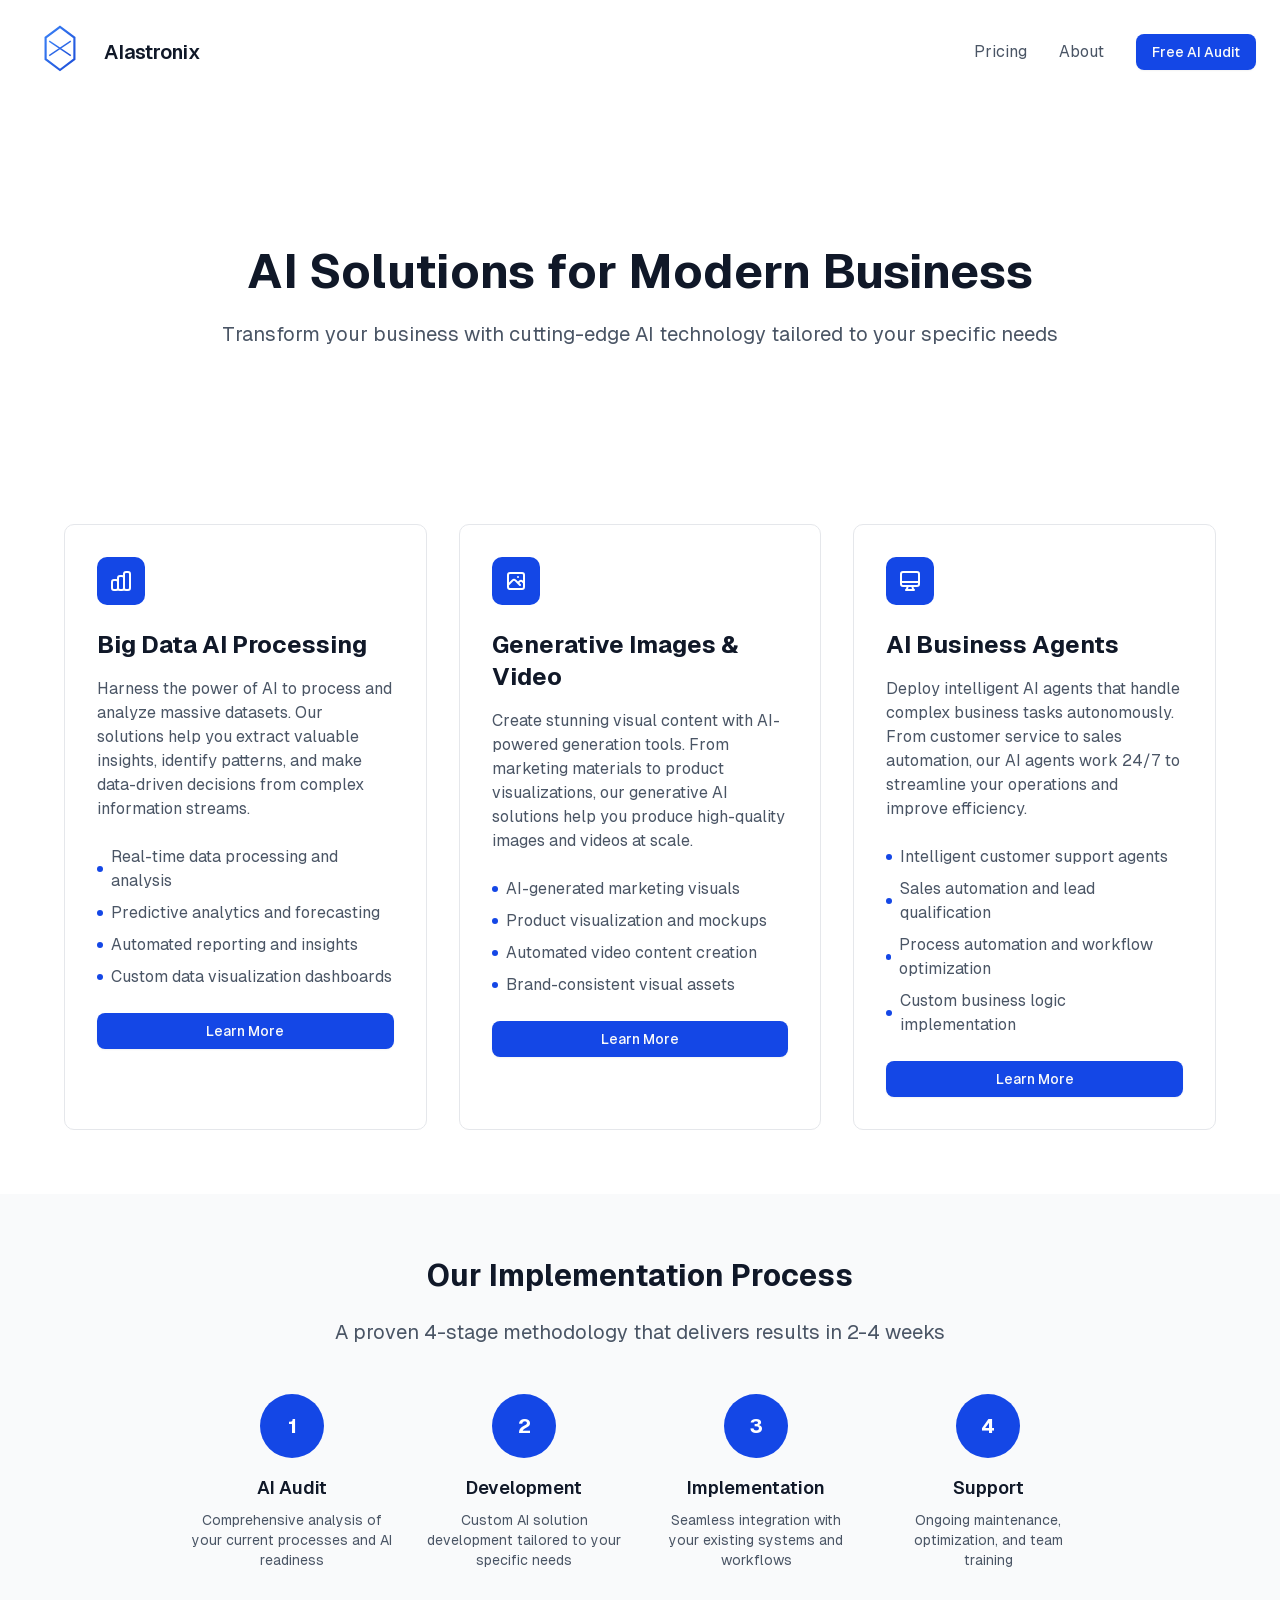
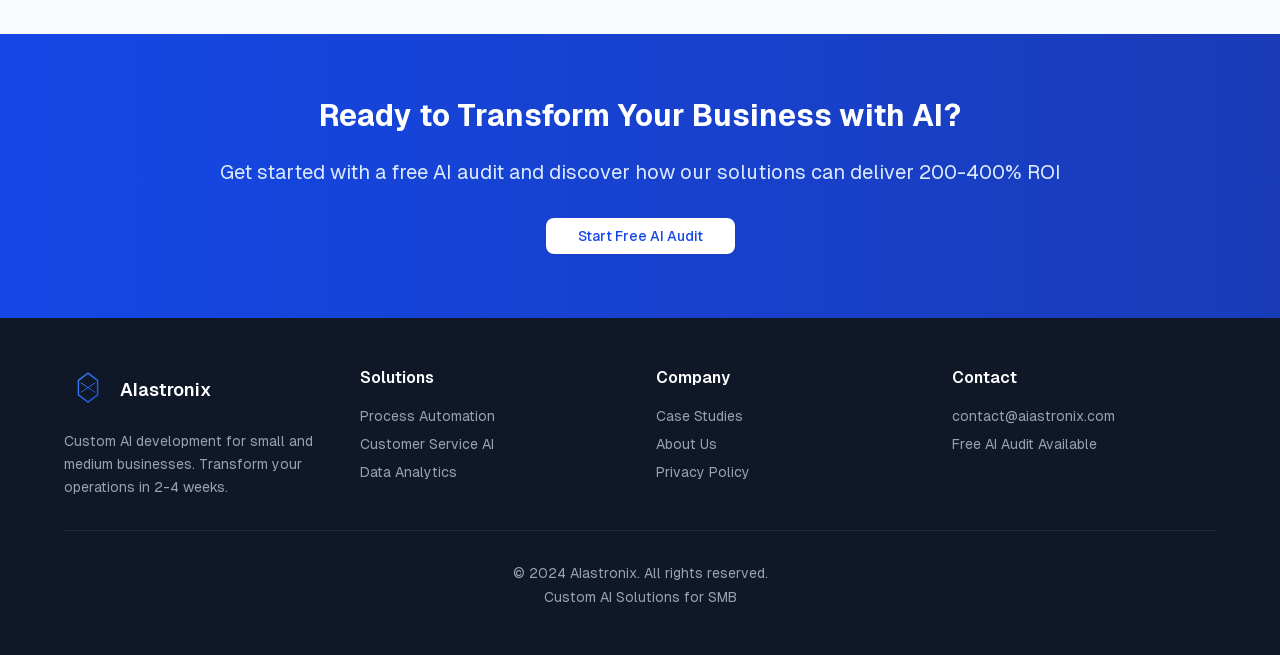
<file: solutions.html>
<!DOCTYPE html><html lang="en"><head><meta charSet="utf-8"/><meta name="viewport" content="width=device-width, initial-scale=1"/><link rel="stylesheet" href="/_next/static/css/627ab0abee4155ca.css" data-precedence="next"/><link rel="preload" as="script" fetchPriority="low" href="/_next/static/chunks/webpack-5a1207493ac5f4df.js"/><script src="/_next/static/chunks/4bd1b696-923d1d841f07dec7.js" async=""></script><script src="/_next/static/chunks/684-bcf0053daf87d261.js" async=""></script><script src="/_next/static/chunks/main-app-efae5935ded85457.js" async=""></script><script src="/_next/static/chunks/535-415239fc8aa7d71e.js" async=""></script><script src="/_next/static/chunks/app/solutions/page-3bc7a23149c3b5be.js" async=""></script><title>AIstronix - Custom AI Development for SMB</title><meta name="description" content="Transform your business with custom AI solutions. 30-50% cost savings, 200-400% ROI in first year. Full AI implementation in 2-4 weeks."/><meta name="generator" content="v0.app"/><style>
html {
  font-family: 'GeistSans', 'GeistSans Fallback';
  --font-sans: __variable_fb8f2c;
  --font-mono: __variable_f910ec;
}
        </style><script src="/_next/static/chunks/polyfills-42372ed130431b0a.js" noModule=""></script></head><body><div class="min-h-screen bg-white"><header class="w-full px-6 py-4 bg-white"><div class="max-w-7xl mx-auto flex items-center justify-between"><a class="flex items-center gap-2" href="/"><div class="w-18 h-18 text-blue-700 relative"><svg viewBox="0 0 100 100" class="w-full h-full"><defs><linearGradient id="primaryGradient" x1="0%" y1="0%" x2="100%" y2="100%"><stop offset="0%" stop-color="rgb(59, 130, 246)"></stop><stop offset="100%" stop-color="rgb(29, 78, 216)"></stop></linearGradient></defs><path d="M50 15 L70 30 L70 60 L50 75 L30 60 L30 30 Z" fill="none" stroke="url(#primaryGradient)" stroke-width="3"></path><g stroke="url(#primaryGradient)" stroke-width="2" fill="none"><line x1="35" y1="35" x2="65" y2="55"></line><line x1="65" y1="35" x2="35" y2="55"></line><line x1="50" y1="25" x2="50" y2="65"></line></g></svg></div><span class="text-xl font-semibold text-gray-900">AIastronix</span></a><nav class="hidden md:flex items-center gap-8"><button class="text-gray-600 hover:text-gray-900">Pricing</button><a class="text-gray-600 hover:text-gray-900" href="/about">About</a><button data-slot="button" class="inline-flex items-center justify-center gap-2 whitespace-nowrap rounded-md text-sm font-medium transition-all disabled:pointer-events-none disabled:opacity-50 [&amp;_svg]:pointer-events-none [&amp;_svg:not([class*=&#x27;size-&#x27;])]:size-4 shrink-0 [&amp;_svg]:shrink-0 outline-none focus-visible:border-ring focus-visible:ring-ring/50 focus-visible:ring-[3px] aria-invalid:ring-destructive/20 dark:aria-invalid:ring-destructive/40 aria-invalid:border-destructive text-primary-foreground shadow-xs h-9 px-4 py-2 has-[&gt;svg]:px-3 bg-blue-700 hover:bg-blue-800">Free AI Audit</button></nav></div></header><main class="pt-16"><section class="py-20 px-6"><div class="max-w-4xl mx-auto text-center"><h1 class="text-4xl md:text-5xl font-bold text-gray-900 mb-6">AI Solutions for Modern Business</h1><p class="text-xl text-gray-600 mb-8">Transform your business with cutting-edge AI technology tailored to your specific needs</p></div></section><section class="py-16 px-6"><div class="max-w-6xl mx-auto"><div class="grid md:grid-cols-3 gap-8"><div class="bg-white border border-gray-200 rounded-lg p-8 hover:shadow-lg transition-shadow"><div class="w-12 h-12 bg-blue-700 rounded-lg flex items-center justify-center mb-6"><svg class="w-6 h-6 text-white" fill="none" stroke="currentColor" viewBox="0 0 24 24"><path stroke-linecap="round" stroke-linejoin="round" stroke-width="2" d="M9 19v-6a2 2 0 00-2-2H5a2 2 0 00-2 2v6a2 2 0 002 2h2a2 2 0 002-2zm0 0V9a2 2 0 012-2h2a2 2 0 012 2v10m-6 0a2 2 0 002 2h2a2 2 0 002-2m0 0V5a2 2 0 012-2h2a2 2 0 012 2v14a2 2 0 01-2 2h-2a2 2 0 01-2-2z"></path></svg></div><h3 class="text-2xl font-bold text-gray-900 mb-4">Big Data AI Processing</h3><p class="text-gray-600 mb-6">Harness the power of AI to process and analyze massive datasets. Our solutions help you extract valuable insights, identify patterns, and make data-driven decisions from complex information streams.</p><ul class="space-y-2 text-gray-600 mb-6"><li class="flex items-center gap-2"><div class="w-1.5 h-1.5 bg-blue-700 rounded-full"></div>Real-time data processing and analysis</li><li class="flex items-center gap-2"><div class="w-1.5 h-1.5 bg-blue-700 rounded-full"></div>Predictive analytics and forecasting</li><li class="flex items-center gap-2"><div class="w-1.5 h-1.5 bg-blue-700 rounded-full"></div>Automated reporting and insights</li><li class="flex items-center gap-2"><div class="w-1.5 h-1.5 bg-blue-700 rounded-full"></div>Custom data visualization dashboards</li></ul><button data-slot="button" class="inline-flex items-center justify-center gap-2 whitespace-nowrap rounded-md text-sm font-medium transition-all disabled:pointer-events-none disabled:opacity-50 [&amp;_svg]:pointer-events-none [&amp;_svg:not([class*=&#x27;size-&#x27;])]:size-4 shrink-0 [&amp;_svg]:shrink-0 outline-none focus-visible:border-ring focus-visible:ring-ring/50 focus-visible:ring-[3px] aria-invalid:ring-destructive/20 dark:aria-invalid:ring-destructive/40 aria-invalid:border-destructive text-primary-foreground shadow-xs h-9 px-4 py-2 has-[&gt;svg]:px-3 w-full bg-blue-700 hover:bg-blue-800">Learn More</button></div><div class="bg-white border border-gray-200 rounded-lg p-8 hover:shadow-lg transition-shadow"><div class="w-12 h-12 bg-blue-700 rounded-lg flex items-center justify-center mb-6"><svg class="w-6 h-6 text-white" fill="none" stroke="currentColor" viewBox="0 0 24 24"><path stroke-linecap="round" stroke-linejoin="round" stroke-width="2" d="M4 16l4.586-4.586a2 2 0 012.828 0L16 16m-2-2l1.586-1.586a2 2 0 012.828 0L20 14m-6-6h.01M6 20h12a2 2 0 002-2V6a2 2 0 00-2-2H6a2 2 0 00-2 2v12a2 2 0 002 2z"></path></svg></div><h3 class="text-2xl font-bold text-gray-900 mb-4">Generative Images &amp; Video</h3><p class="text-gray-600 mb-6">Create stunning visual content with AI-powered generation tools. From marketing materials to product visualizations, our generative AI solutions help you produce high-quality images and videos at scale.</p><ul class="space-y-2 text-gray-600 mb-6"><li class="flex items-center gap-2"><div class="w-1.5 h-1.5 bg-blue-700 rounded-full"></div>AI-generated marketing visuals</li><li class="flex items-center gap-2"><div class="w-1.5 h-1.5 bg-blue-700 rounded-full"></div>Product visualization and mockups</li><li class="flex items-center gap-2"><div class="w-1.5 h-1.5 bg-blue-700 rounded-full"></div>Automated video content creation</li><li class="flex items-center gap-2"><div class="w-1.5 h-1.5 bg-blue-700 rounded-full"></div>Brand-consistent visual assets</li></ul><button data-slot="button" class="inline-flex items-center justify-center gap-2 whitespace-nowrap rounded-md text-sm font-medium transition-all disabled:pointer-events-none disabled:opacity-50 [&amp;_svg]:pointer-events-none [&amp;_svg:not([class*=&#x27;size-&#x27;])]:size-4 shrink-0 [&amp;_svg]:shrink-0 outline-none focus-visible:border-ring focus-visible:ring-ring/50 focus-visible:ring-[3px] aria-invalid:ring-destructive/20 dark:aria-invalid:ring-destructive/40 aria-invalid:border-destructive text-primary-foreground shadow-xs h-9 px-4 py-2 has-[&gt;svg]:px-3 w-full bg-blue-700 hover:bg-blue-800">Learn More</button></div><div class="bg-white border border-gray-200 rounded-lg p-8 hover:shadow-lg transition-shadow"><div class="w-12 h-12 bg-blue-700 rounded-lg flex items-center justify-center mb-6"><svg class="w-6 h-6 text-white" fill="none" stroke="currentColor" viewBox="0 0 24 24"><path stroke-linecap="round" stroke-linejoin="round" stroke-width="2" d="M9.75 17L9 20l-1 1h8l-1-1-.75-3M3 13h18M5 17h14a2 2 0 002-2V5a2 2 0 00-2-2H5a2 2 0 00-2 2v10a2 2 0 002 2z"></path></svg></div><h3 class="text-2xl font-bold text-gray-900 mb-4">AI Business Agents</h3><p class="text-gray-600 mb-6">Deploy intelligent AI agents that handle complex business tasks autonomously. From customer service to sales automation, our AI agents work 24/7 to streamline your operations and improve efficiency.</p><ul class="space-y-2 text-gray-600 mb-6"><li class="flex items-center gap-2"><div class="w-1.5 h-1.5 bg-blue-700 rounded-full"></div>Intelligent customer support agents</li><li class="flex items-center gap-2"><div class="w-1.5 h-1.5 bg-blue-700 rounded-full"></div>Sales automation and lead qualification</li><li class="flex items-center gap-2"><div class="w-1.5 h-1.5 bg-blue-700 rounded-full"></div>Process automation and workflow optimization</li><li class="flex items-center gap-2"><div class="w-1.5 h-1.5 bg-blue-700 rounded-full"></div>Custom business logic implementation</li></ul><button data-slot="button" class="inline-flex items-center justify-center gap-2 whitespace-nowrap rounded-md text-sm font-medium transition-all disabled:pointer-events-none disabled:opacity-50 [&amp;_svg]:pointer-events-none [&amp;_svg:not([class*=&#x27;size-&#x27;])]:size-4 shrink-0 [&amp;_svg]:shrink-0 outline-none focus-visible:border-ring focus-visible:ring-ring/50 focus-visible:ring-[3px] aria-invalid:ring-destructive/20 dark:aria-invalid:ring-destructive/40 aria-invalid:border-destructive text-primary-foreground shadow-xs h-9 px-4 py-2 has-[&gt;svg]:px-3 w-full bg-blue-700 hover:bg-blue-800">Learn More</button></div></div></div></section><section class="py-16 px-6 bg-gray-50"><div class="max-w-4xl mx-auto text-center"><h2 class="text-3xl font-bold text-gray-900 mb-6">Our Implementation Process</h2><p class="text-xl text-gray-600 mb-12">A proven 4-stage methodology that delivers results in 2-4 weeks</p><div class="grid md:grid-cols-4 gap-8"><div class="text-center"><div class="w-16 h-16 bg-blue-700 text-white rounded-full flex items-center justify-center font-bold text-xl mx-auto mb-4">1</div><h3 class="text-lg font-semibold text-gray-900 mb-2">AI Audit</h3><p class="text-gray-600 text-sm">Comprehensive analysis of your current processes and AI readiness</p></div><div class="text-center"><div class="w-16 h-16 bg-blue-700 text-white rounded-full flex items-center justify-center font-bold text-xl mx-auto mb-4">2</div><h3 class="text-lg font-semibold text-gray-900 mb-2">Development</h3><p class="text-gray-600 text-sm">Custom AI solution development tailored to your specific needs</p></div><div class="text-center"><div class="w-16 h-16 bg-blue-700 text-white rounded-full flex items-center justify-center font-bold text-xl mx-auto mb-4">3</div><h3 class="text-lg font-semibold text-gray-900 mb-2">Implementation</h3><p class="text-gray-600 text-sm">Seamless integration with your existing systems and workflows</p></div><div class="text-center"><div class="w-16 h-16 bg-blue-700 text-white rounded-full flex items-center justify-center font-bold text-xl mx-auto mb-4">4</div><h3 class="text-lg font-semibold text-gray-900 mb-2">Support</h3><p class="text-gray-600 text-sm">Ongoing maintenance, optimization, and team training</p></div></div></div></section><section class="py-16 px-6 bg-gradient-to-r from-blue-700 to-blue-800"><div class="max-w-4xl mx-auto text-center"><h2 class="text-3xl font-bold text-white mb-6">Ready to Transform Your Business with AI?</h2><p class="text-xl text-blue-100 mb-8">Get started with a free AI audit and discover how our solutions can deliver 200-400% ROI</p><button data-slot="button" class="inline-flex items-center justify-center gap-2 whitespace-nowrap rounded-md text-sm font-medium transition-all disabled:pointer-events-none disabled:opacity-50 [&amp;_svg]:pointer-events-none [&amp;_svg:not([class*=&#x27;size-&#x27;])]:size-4 shrink-0 [&amp;_svg]:shrink-0 outline-none focus-visible:border-ring focus-visible:ring-ring/50 focus-visible:ring-[3px] aria-invalid:ring-destructive/20 dark:aria-invalid:ring-destructive/40 aria-invalid:border-destructive shadow-xs h-9 has-[&gt;svg]:px-3 bg-white text-blue-700 hover:bg-gray-100 px-8 py-3">Start Free AI Audit</button></div></section></main><footer class="px-6 py-12 bg-gray-900 text-white"><div class="max-w-6xl mx-auto"><div class="grid md:grid-cols-4 gap-8 mb-8"><div><div class="flex items-center gap-2 mb-4"><div class="w-12 h-12 text-blue-600 relative"><svg viewBox="0 0 100 100" class="w-full h-full"><defs><linearGradient id="primaryGradient" x1="0%" y1="0%" x2="100%" y2="100%"><stop offset="0%" stop-color="rgb(59, 130, 246)"></stop><stop offset="100%" stop-color="rgb(29, 78, 216)"></stop></linearGradient></defs><path d="M50 15 L70 30 L70 60 L50 75 L30 60 L30 30 Z" fill="none" stroke="url(#primaryGradient)" stroke-width="3"></path><g stroke="url(#primaryGradient)" stroke-width="2" fill="none"><line x1="35" y1="35" x2="65" y2="55"></line><line x1="65" y1="35" x2="35" y2="55"></line><line x1="50" y1="25" x2="50" y2="65"></line></g></svg></div><span class="text-lg font-semibold">AIastronix</span></div><p class="text-gray-400 text-sm leading-relaxed">Custom AI development for small and medium businesses. Transform your operations in 2-4 weeks.</p></div><div><h4 class="font-semibold mb-4">Solutions</h4><ul class="space-y-2 text-sm text-gray-400"><li><a href="#" class="hover:text-white">Process Automation</a></li><li><a href="#" class="hover:text-white">Customer Service AI</a></li><li><a href="#" class="hover:text-white">Data Analytics</a></li></ul></div><div><h4 class="font-semibold mb-4">Company</h4><ul class="space-y-2 text-sm text-gray-400"><li><a href="#" class="hover:text-white">Case Studies</a></li><li><a href="#" class="hover:text-white">About Us</a></li><li><a href="#" class="hover:text-white">Privacy Policy</a></li></ul></div><div><h4 class="font-semibold mb-4">Contact</h4><p class="text-sm text-gray-400">contact@aiastronix.com</p><p class="text-sm text-gray-400 mt-2">Free AI Audit Available</p></div></div><div class="border-t border-gray-800 pt-8 text-center text-sm text-gray-400"><p>© 2024 AIastronix. All rights reserved.</p><p class="mt-1">Custom AI Solutions for SMB</p></div></div></footer></div><script src="/_next/static/chunks/webpack-5a1207493ac5f4df.js" async=""></script><script>(self.__next_f=self.__next_f||[]).push([0])</script><script>self.__next_f.push([1,"1:\"$Sreact.fragment\"\n2:I[7555,[],\"\"]\n3:I[1295,[],\"\"]\n4:I[6094,[\"535\",\"static/chunks/535-415239fc8aa7d71e.js\",\"805\",\"static/chunks/app/solutions/page-3bc7a23149c3b5be.js\"],\"Header\"]\n5:I[9665,[],\"OutletBoundary\"]\n8:I[9665,[],\"ViewportBoundary\"]\na:I[9665,[],\"MetadataBoundary\"]\nc:I[6614,[],\"\"]\n:HL[\"/_next/static/css/627ab0abee4155ca.css\",\"style\"]\n"])</script><script>self.__next_f.push([1,"0:{\"P\":null,\"b\":\"YsBvEVOjDnFO_fR_5eEGw\",\"p\":\"\",\"c\":[\"\",\"solutions\"],\"i\":false,\"f\":[[[\"\",{\"children\":[\"solutions\",{\"children\":[\"__PAGE__\",{}]}]},\"$undefined\",\"$undefined\",true],[\"\",[\"$\",\"$1\",\"c\",{\"children\":[[[\"$\",\"link\",\"0\",{\"rel\":\"stylesheet\",\"href\":\"/_next/static/css/627ab0abee4155ca.css\",\"precedence\":\"next\",\"crossOrigin\":\"$undefined\",\"nonce\":\"$undefined\"}]],[\"$\",\"html\",null,{\"lang\":\"en\",\"children\":[[\"$\",\"head\",null,{\"children\":[\"$\",\"style\",null,{\"children\":\"\\nhtml {\\n  font-family: 'GeistSans', 'GeistSans Fallback';\\n  --font-sans: __variable_fb8f2c;\\n  --font-mono: __variable_f910ec;\\n}\\n        \"}]}],[\"$\",\"body\",null,{\"children\":[\"$\",\"$L2\",null,{\"parallelRouterKey\":\"children\",\"error\":\"$undefined\",\"errorStyles\":\"$undefined\",\"errorScripts\":\"$undefined\",\"template\":[\"$\",\"$L3\",null,{}],\"templateStyles\":\"$undefined\",\"templateScripts\":\"$undefined\",\"notFound\":[[[\"$\",\"title\",null,{\"children\":\"404: This page could not be found.\"}],[\"$\",\"div\",null,{\"style\":{\"fontFamily\":\"system-ui,\\\"Segoe UI\\\",Roboto,Helvetica,Arial,sans-serif,\\\"Apple Color Emoji\\\",\\\"Segoe UI Emoji\\\"\",\"height\":\"100vh\",\"textAlign\":\"center\",\"display\":\"flex\",\"flexDirection\":\"column\",\"alignItems\":\"center\",\"justifyContent\":\"center\"},\"children\":[\"$\",\"div\",null,{\"children\":[[\"$\",\"style\",null,{\"dangerouslySetInnerHTML\":{\"__html\":\"body{color:#000;background:#fff;margin:0}.next-error-h1{border-right:1px solid rgba(0,0,0,.3)}@media (prefers-color-scheme:dark){body{color:#fff;background:#000}.next-error-h1{border-right:1px solid rgba(255,255,255,.3)}}\"}}],[\"$\",\"h1\",null,{\"className\":\"next-error-h1\",\"style\":{\"display\":\"inline-block\",\"margin\":\"0 20px 0 0\",\"padding\":\"0 23px 0 0\",\"fontSize\":24,\"fontWeight\":500,\"verticalAlign\":\"top\",\"lineHeight\":\"49px\"},\"children\":404}],[\"$\",\"div\",null,{\"style\":{\"display\":\"inline-block\"},\"children\":[\"$\",\"h2\",null,{\"style\":{\"fontSize\":14,\"fontWeight\":400,\"lineHeight\":\"49px\",\"margin\":0},\"children\":\"This page could not be found.\"}]}]]}]}]],[]],\"forbidden\":\"$undefined\",\"unauthorized\":\"$undefined\"}]}]]}]]}],{\"children\":[\"solutions\",[\"$\",\"$1\",\"c\",{\"children\":[null,[\"$\",\"$L2\",null,{\"parallelRouterKey\":\"children\",\"error\":\"$undefined\",\"errorStyles\":\"$undefined\",\"errorScripts\":\"$undefined\",\"template\":[\"$\",\"$L3\",null,{}],\"templateStyles\":\"$undefined\",\"templateScripts\":\"$undefined\",\"notFound\":\"$undefined\",\"forbidden\":\"$undefined\",\"unauthorized\":\"$undefined\"}]]}],{\"children\":[\"__PAGE__\",[\"$\",\"$1\",\"c\",{\"children\":[[\"$\",\"div\",null,{\"className\":\"min-h-screen bg-white\",\"children\":[[\"$\",\"$L4\",null,{}],[\"$\",\"main\",null,{\"className\":\"pt-16\",\"children\":[[\"$\",\"section\",null,{\"className\":\"py-20 px-6\",\"children\":[\"$\",\"div\",null,{\"className\":\"max-w-4xl mx-auto text-center\",\"children\":[[\"$\",\"h1\",null,{\"className\":\"text-4xl md:text-5xl font-bold text-gray-900 mb-6\",\"children\":\"AI Solutions for Modern Business\"}],[\"$\",\"p\",null,{\"className\":\"text-xl text-gray-600 mb-8\",\"children\":\"Transform your business with cutting-edge AI technology tailored to your specific needs\"}]]}]}],[\"$\",\"section\",null,{\"className\":\"py-16 px-6\",\"children\":[\"$\",\"div\",null,{\"className\":\"max-w-6xl mx-auto\",\"children\":[\"$\",\"div\",null,{\"className\":\"grid md:grid-cols-3 gap-8\",\"children\":[[\"$\",\"div\",null,{\"className\":\"bg-white border border-gray-200 rounded-lg p-8 hover:shadow-lg transition-shadow\",\"children\":[[\"$\",\"div\",null,{\"className\":\"w-12 h-12 bg-blue-700 rounded-lg flex items-center justify-center mb-6\",\"children\":[\"$\",\"svg\",null,{\"className\":\"w-6 h-6 text-white\",\"fill\":\"none\",\"stroke\":\"currentColor\",\"viewBox\":\"0 0 24 24\",\"children\":[\"$\",\"path\",null,{\"strokeLinecap\":\"round\",\"strokeLinejoin\":\"round\",\"strokeWidth\":2,\"d\":\"M9 19v-6a2 2 0 00-2-2H5a2 2 0 00-2 2v6a2 2 0 002 2h2a2 2 0 002-2zm0 0V9a2 2 0 012-2h2a2 2 0 012 2v10m-6 0a2 2 0 002 2h2a2 2 0 002-2m0 0V5a2 2 0 012-2h2a2 2 0 012 2v14a2 2 0 01-2 2h-2a2 2 0 01-2-2z\"}]}]}],[\"$\",\"h3\",null,{\"className\":\"text-2xl font-bold text-gray-900 mb-4\",\"children\":\"Big Data AI Processing\"}],[\"$\",\"p\",null,{\"className\":\"text-gray-600 mb-6\",\"children\":\"Harness the power of AI to process and analyze massive datasets. Our solutions help you extract valuable insights, identify patterns, and make data-driven decisions from complex information streams.\"}],[\"$\",\"ul\",null,{\"className\":\"space-y-2 text-gray-600 mb-6\",\"children\":[[\"$\",\"li\",null,{\"className\":\"flex items-center gap-2\",\"children\":[[\"$\",\"div\",null,{\"className\":\"w-1.5 h-1.5 bg-blue-700 rounded-full\"}],\"Real-time data processing and analysis\"]}],[\"$\",\"li\",null,{\"className\":\"flex items-center gap-2\",\"children\":[[\"$\",\"div\",null,{\"className\":\"w-1.5 h-1.5 bg-blue-700 rounded-full\"}],\"Predictive analytics and forecasting\"]}],[\"$\",\"li\",null,{\"className\":\"flex items-center gap-2\",\"children\":[[\"$\",\"div\",null,{\"className\":\"w-1.5 h-1.5 bg-blue-700 rounded-full\"}],\"Automated reporting and insights\"]}],[\"$\",\"li\",null,{\"className\":\"flex items-center gap-2\",\"children\":[[\"$\",\"div\",null,{\"className\":\"w-1.5 h-1.5 bg-blue-700 rounded-full\"}],\"Custom data visualization dashboards\"]}]]}],[\"$\",\"button\",null,{\"data-slot\":\"button\",\"className\":\"inline-flex items-center justify-center gap-2 whitespace-nowrap rounded-md text-sm font-medium transition-all disabled:pointer-events-none disabled:opacity-50 [\u0026_svg]:pointer-events-none [\u0026_svg:not([class*='size-'])]:size-4 shrink-0 [\u0026_svg]:shrink-0 outline-none focus-visible:border-ring focus-visible:ring-ring/50 focus-visible:ring-[3px] aria-invalid:ring-destructive/20 dark:aria-invalid:ring-destructive/40 aria-invalid:border-destructive text-primary-foreground shadow-xs h-9 px-4 py-2 has-[\u003esvg]:px-3 w-full bg-blue-700 hover:bg-blue-800\",\"children\":\"Learn More\"}]]}],[\"$\",\"div\",null,{\"className\":\"bg-white border border-gray-200 rounded-lg p-8 hover:shadow-lg transition-shadow\",\"children\":[[\"$\",\"div\",null,{\"className\":\"w-12 h-12 bg-blue-700 rounded-lg flex items-center justify-center mb-6\",\"children\":[\"$\",\"svg\",null,{\"className\":\"w-6 h-6 text-white\",\"fill\":\"none\",\"stroke\":\"currentColor\",\"viewBox\":\"0 0 24 24\",\"children\":[\"$\",\"path\",null,{\"strokeLinecap\":\"round\",\"strokeLinejoin\":\"round\",\"strokeWidth\":2,\"d\":\"M4 16l4.586-4.586a2 2 0 012.828 0L16 16m-2-2l1.586-1.586a2 2 0 012.828 0L20 14m-6-6h.01M6 20h12a2 2 0 002-2V6a2 2 0 00-2-2H6a2 2 0 00-2 2v12a2 2 0 002 2z\"}]}]}],[\"$\",\"h3\",null,{\"className\":\"text-2xl font-bold text-gray-900 mb-4\",\"children\":\"Generative Images \u0026 Video\"}],[\"$\",\"p\",null,{\"className\":\"text-gray-600 mb-6\",\"children\":\"Create stunning visual content with AI-powered generation tools. From marketing materials to product visualizations, our generative AI solutions help you produce high-quality images and videos at scale.\"}],[\"$\",\"ul\",null,{\"className\":\"space-y-2 text-gray-600 mb-6\",\"children\":[[\"$\",\"li\",null,{\"className\":\"flex items-center gap-2\",\"children\":[[\"$\",\"div\",null,{\"className\":\"w-1.5 h-1.5 bg-blue-700 rounded-full\"}],\"AI-generated marketing visuals\"]}],[\"$\",\"li\",null,{\"className\":\"flex items-center gap-2\",\"children\":[[\"$\",\"div\",null,{\"className\":\"w-1.5 h-1.5 bg-blue-700 rounded-full\"}],\"Product visualization and mockups\"]}],[\"$\",\"li\",null,{\"className\":\"flex items-center gap-2\",\"children\":[[\"$\",\"div\",null,{\"className\":\"w-1.5 h-1.5 bg-blue-700 rounded-full\"}],\"Automated video content creation\"]}],[\"$\",\"li\",null,{\"className\":\"flex items-center gap-2\",\"children\":[[\"$\",\"div\",null,{\"className\":\"w-1.5 h-1.5 bg-blue-700 rounded-full\"}],\"Brand-consistent visual assets\"]}]]}],[\"$\",\"button\",null,{\"data-slot\":\"button\",\"className\":\"inline-flex items-center justify-center gap-2 whitespace-nowrap rounded-md text-sm font-medium transition-all disabled:pointer-events-none disabled:opacity-50 [\u0026_svg]:pointer-events-none [\u0026_svg:not([class*='size-'])]:size-4 shrink-0 [\u0026_svg]:shrink-0 outline-none focus-visible:border-ring focus-visible:ring-ring/50 focus-visible:ring-[3px] aria-invalid:ring-destructive/20 dark:aria-invalid:ring-destructive/40 aria-invalid:border-destructive text-primary-foreground shadow-xs h-9 px-4 py-2 has-[\u003esvg]:px-3 w-full bg-blue-700 hover:bg-blue-800\",\"children\":\"Learn More\"}]]}],[\"$\",\"div\",null,{\"className\":\"bg-white border border-gray-200 rounded-lg p-8 hover:shadow-lg transition-shadow\",\"children\":[[\"$\",\"div\",null,{\"className\":\"w-12 h-12 bg-blue-700 rounded-lg flex items-center justify-center mb-6\",\"children\":[\"$\",\"svg\",null,{\"className\":\"w-6 h-6 text-white\",\"fill\":\"none\",\"stroke\":\"currentColor\",\"viewBox\":\"0 0 24 24\",\"children\":[\"$\",\"path\",null,{\"strokeLinecap\":\"round\",\"strokeLinejoin\":\"round\",\"strokeWidth\":2,\"d\":\"M9.75 17L9 20l-1 1h8l-1-1-.75-3M3 13h18M5 17h14a2 2 0 002-2V5a2 2 0 00-2-2H5a2 2 0 00-2 2v10a2 2 0 002 2z\"}]}]}],[\"$\",\"h3\",null,{\"className\":\"text-2xl font-bold text-gray-900 mb-4\",\"children\":\"AI Business Agents\"}],[\"$\",\"p\",null,{\"className\":\"text-gray-600 mb-6\",\"children\":\"Deploy intelligent AI agents that handle complex business tasks autonomously. From customer service to sales automation, our AI agents work 24/7 to streamline your operations and improve efficiency.\"}],[\"$\",\"ul\",null,{\"className\":\"space-y-2 text-gray-600 mb-6\",\"children\":[[\"$\",\"li\",null,{\"className\":\"flex items-center gap-2\",\"children\":[[\"$\",\"div\",null,{\"className\":\"w-1.5 h-1.5 bg-blue-700 rounded-full\"}],\"Intelligent customer support agents\"]}],[\"$\",\"li\",null,{\"className\":\"flex items-center gap-2\",\"children\":[[\"$\",\"div\",null,{\"className\":\"w-1.5 h-1.5 bg-blue-700 rounded-full\"}],\"Sales automation and lead qualification\"]}],[\"$\",\"li\",null,{\"className\":\"flex items-center gap-2\",\"children\":[[\"$\",\"div\",null,{\"className\":\"w-1.5 h-1.5 bg-blue-700 rounded-full\"}],\"Process automation and workflow optimization\"]}],[\"$\",\"li\",null,{\"className\":\"flex items-center gap-2\",\"children\":[[\"$\",\"div\",null,{\"className\":\"w-1.5 h-1.5 bg-blue-700 rounded-full\"}],\"Custom business logic implementation\"]}]]}],[\"$\",\"button\",null,{\"data-slot\":\"button\",\"className\":\"inline-flex items-center justify-center gap-2 whitespace-nowrap rounded-md text-sm font-medium transition-all disabled:pointer-events-none disabled:opacity-50 [\u0026_svg]:pointer-events-none [\u0026_svg:not([class*='size-'])]:size-4 shrink-0 [\u0026_svg]:shrink-0 outline-none focus-visible:border-ring focus-visible:ring-ring/50 focus-visible:ring-[3px] aria-invalid:ring-destructive/20 dark:aria-invalid:ring-destructive/40 aria-invalid:border-destructive text-primary-foreground shadow-xs h-9 px-4 py-2 has-[\u003esvg]:px-3 w-full bg-blue-700 hover:bg-blue-800\",\"children\":\"Learn More\"}]]}]]}]}]}],[\"$\",\"section\",null,{\"className\":\"py-16 px-6 bg-gray-50\",\"children\":[\"$\",\"div\",null,{\"className\":\"max-w-4xl mx-auto text-center\",\"children\":[[\"$\",\"h2\",null,{\"className\":\"text-3xl font-bold text-gray-900 mb-6\",\"children\":\"Our Implementation Process\"}],[\"$\",\"p\",null,{\"className\":\"text-xl text-gray-600 mb-12\",\"children\":\"A proven 4-stage methodology that delivers results in 2-4 weeks\"}],[\"$\",\"div\",null,{\"className\":\"grid md:grid-cols-4 gap-8\",\"children\":[[\"$\",\"div\",null,{\"className\":\"text-center\",\"children\":[[\"$\",\"div\",null,{\"className\":\"w-16 h-16 bg-blue-700 text-white rounded-full flex items-center justify-center font-bold text-xl mx-auto mb-4\",\"children\":\"1\"}],[\"$\",\"h3\",null,{\"className\":\"text-lg font-semibold text-gray-900 mb-2\",\"children\":\"AI Audit\"}],[\"$\",\"p\",null,{\"className\":\"text-gray-600 text-sm\",\"children\":\"Comprehensive analysis of your current processes and AI readiness\"}]]}],[\"$\",\"div\",null,{\"className\":\"text-center\",\"children\":[[\"$\",\"div\",null,{\"className\":\"w-16 h-16 bg-blue-700 text-white rounded-full flex items-center justify-center font-bold text-xl mx-auto mb-4\",\"children\":\"2\"}],[\"$\",\"h3\",null,{\"className\":\"text-lg font-semibold text-gray-900 mb-2\",\"children\":\"Development\"}],[\"$\",\"p\",null,{\"className\":\"text-gray-600 text-sm\",\"children\":\"Custom AI solution development tailored to your specific needs\"}]]}],[\"$\",\"div\",null,{\"className\":\"text-center\",\"children\":[[\"$\",\"div\",null,{\"className\":\"w-16 h-16 bg-blue-700 text-white rounded-full flex items-center justify-center font-bold text-xl mx-auto mb-4\",\"children\":\"3\"}],[\"$\",\"h3\",null,{\"className\":\"text-lg font-semibold text-gray-900 mb-2\",\"children\":\"Implementation\"}],[\"$\",\"p\",null,{\"className\":\"text-gray-600 text-sm\",\"children\":\"Seamless integration with your existing systems and workflows\"}]]}],[\"$\",\"div\",null,{\"className\":\"text-center\",\"children\":[[\"$\",\"div\",null,{\"className\":\"w-16 h-16 bg-blue-700 text-white rounded-full flex items-center justify-center font-bold text-xl mx-auto mb-4\",\"children\":\"4\"}],[\"$\",\"h3\",null,{\"className\":\"text-lg font-semibold text-gray-900 mb-2\",\"children\":\"Support\"}],[\"$\",\"p\",null,{\"className\":\"text-gray-600 text-sm\",\"children\":\"Ongoing maintenance, optimization, and team training\"}]]}]]}]]}]}],[\"$\",\"section\",null,{\"className\":\"py-16 px-6 bg-gradient-to-r from-blue-700 to-blue-800\",\"children\":[\"$\",\"div\",null,{\"className\":\"max-w-4xl mx-auto text-center\",\"children\":[[\"$\",\"h2\",null,{\"className\":\"text-3xl font-bold text-white mb-6\",\"children\":\"Ready to Transform Your Business with AI?\"}],[\"$\",\"p\",null,{\"className\":\"text-xl text-blue-100 mb-8\",\"children\":\"Get started with a free AI audit and discover how our solutions can deliver 200-400% ROI\"}],[\"$\",\"button\",null,{\"data-slot\":\"button\",\"className\":\"inline-flex items-center justify-center gap-2 whitespace-nowrap rounded-md text-sm font-medium transition-all disabled:pointer-events-none disabled:opacity-50 [\u0026_svg]:pointer-events-none [\u0026_svg:not([class*='size-'])]:size-4 shrink-0 [\u0026_svg]:shrink-0 outline-none focus-visible:border-ring focus-visible:ring-ring/50 focus-visible:ring-[3px] aria-invalid:ring-destructive/20 dark:aria-invalid:ring-destructive/40 aria-invalid:border-destructive shadow-xs h-9 has-[\u003esvg]:px-3 bg-white text-blue-700 hover:bg-gray-100 px-8 py-3\",\"children\":\"Start Free AI Audit\"}]]}]}]]}],[\"$\",\"footer\",null,{\"className\":\"px-6 py-12 bg-gray-900 text-white\",\"children\":[\"$\",\"div\",null,{\"className\":\"max-w-6xl mx-auto\",\"children\":[[\"$\",\"div\",null,{\"className\":\"grid md:grid-cols-4 gap-8 mb-8\",\"children\":[[\"$\",\"div\",null,{\"children\":[[\"$\",\"div\",null,{\"className\":\"flex items-center gap-2 mb-4\",\"children\":[[\"$\",\"div\",null,{\"className\":\"w-12 h-12 text-blue-600 relative\",\"children\":[\"$\",\"svg\",null,{\"viewBox\":\"0 0 100 100\",\"className\":\"w-full h-full\",\"children\":[[\"$\",\"defs\",null,{\"children\":[\"$\",\"linearGradient\",null,{\"id\":\"primaryGradient\",\"x1\":\"0%\",\"y1\":\"0%\",\"x2\":\"100%\",\"y2\":\"100%\",\"children\":[[\"$\",\"stop\",null,{\"offset\":\"0%\",\"stopColor\":\"rgb(59, 130, 246)\"}],[\"$\",\"stop\",null,{\"offset\":\"100%\",\"stopColor\":\"rgb(29, 78, 216)\"}]]}]}],[\"$\",\"path\",null,{\"d\":\"M50 15 L70 30 L70 60 L50 75 L30 60 L30 30 Z\",\"fill\":\"none\",\"stroke\":\"url(#primaryGradient)\",\"strokeWidth\":\"3\"}],[\"$\",\"g\",null,{\"stroke\":\"url(#primaryGradient)\",\"strokeWidth\":\"2\",\"fill\":\"none\",\"children\":[[\"$\",\"line\",null,{\"x1\":\"35\",\"y1\":\"35\",\"x2\":\"65\",\"y2\":\"55\"}],[\"$\",\"line\",null,{\"x1\":\"65\",\"y1\":\"35\",\"x2\":\"35\",\"y2\":\"55\"}],[\"$\",\"line\",null,{\"x1\":\"50\",\"y1\":\"25\",\"x2\":\"50\",\"y2\":\"65\"}]]}]]}]}],[\"$\",\"span\",null,{\"className\":\"text-lg font-semibold\",\"children\":\"AIastronix\"}]]}],[\"$\",\"p\",null,{\"className\":\"text-gray-400 text-sm leading-relaxed\",\"children\":\"Custom AI development for small and medium businesses. Transform your operations in 2-4 weeks.\"}]]}],[\"$\",\"div\",null,{\"children\":[[\"$\",\"h4\",null,{\"className\":\"font-semibold mb-4\",\"children\":\"Solutions\"}],[\"$\",\"ul\",null,{\"className\":\"space-y-2 text-sm text-gray-400\",\"children\":[[\"$\",\"li\",null,{\"children\":[\"$\",\"a\",null,{\"href\":\"#\",\"className\":\"hover:text-white\",\"children\":\"Process Automation\"}]}],[\"$\",\"li\",null,{\"children\":[\"$\",\"a\",null,{\"href\":\"#\",\"className\":\"hover:text-white\",\"children\":\"Customer Service AI\"}]}],[\"$\",\"li\",null,{\"children\":[\"$\",\"a\",null,{\"href\":\"#\",\"className\":\"hover:text-white\",\"children\":\"Data Analytics\"}]}]]}]]}],[\"$\",\"div\",null,{\"children\":[[\"$\",\"h4\",null,{\"className\":\"font-semibold mb-4\",\"children\":\"Company\"}],[\"$\",\"ul\",null,{\"className\":\"space-y-2 text-sm text-gray-400\",\"children\":[[\"$\",\"li\",null,{\"children\":[\"$\",\"a\",null,{\"href\":\"#\",\"className\":\"hover:text-white\",\"children\":\"Case Studies\"}]}],[\"$\",\"li\",null,{\"children\":[\"$\",\"a\",null,{\"href\":\"#\",\"className\":\"hover:text-white\",\"children\":\"About Us\"}]}],[\"$\",\"li\",null,{\"children\":[\"$\",\"a\",null,{\"href\":\"#\",\"className\":\"hover:text-white\",\"children\":\"Privacy Policy\"}]}]]}]]}],[\"$\",\"div\",null,{\"children\":[[\"$\",\"h4\",null,{\"className\":\"font-semibold mb-4\",\"children\":\"Contact\"}],[\"$\",\"p\",null,{\"className\":\"text-sm text-gray-400\",\"children\":\"contact@aiastronix.com\"}],[\"$\",\"p\",null,{\"className\":\"text-sm text-gray-400 mt-2\",\"children\":\"Free AI Audit Available\"}]]}]]}],[\"$\",\"div\",null,{\"className\":\"border-t border-gray-800 pt-8 text-center text-sm text-gray-400\",\"children\":[[\"$\",\"p\",null,{\"children\":\"© 2024 AIastronix. All rights reserved.\"}],[\"$\",\"p\",null,{\"className\":\"mt-1\",\"children\":\"Custom AI Solutions for SMB\"}]]}]]}]}]]}],\"$undefined\",null,[\"$\",\"$L5\",null,{\"children\":[\"$L6\",\"$L7\",null]}]]}],{},null,false]},null,false]},null,false],[\"$\",\"$1\",\"h\",{\"children\":[null,[\"$\",\"$1\",\"ny9oZh0aMtNRqubkJ0jNd\",{\"children\":[[\"$\",\"$L8\",null,{\"children\":\"$L9\"}],null]}],[\"$\",\"$La\",null,{\"children\":\"$Lb\"}]]}],false]],\"m\":\"$undefined\",\"G\":[\"$c\",\"$undefined\"],\"s\":false,\"S\":true}\n"])</script><script>self.__next_f.push([1,"9:[[\"$\",\"meta\",\"0\",{\"charSet\":\"utf-8\"}],[\"$\",\"meta\",\"1\",{\"name\":\"viewport\",\"content\":\"width=device-width, initial-scale=1\"}]]\n6:null\n"])</script><script>self.__next_f.push([1,"7:null\nb:[[\"$\",\"title\",\"0\",{\"children\":\"AIstronix - Custom AI Development for SMB\"}],[\"$\",\"meta\",\"1\",{\"name\":\"description\",\"content\":\"Transform your business with custom AI solutions. 30-50% cost savings, 200-400% ROI in first year. Full AI implementation in 2-4 weeks.\"}],[\"$\",\"meta\",\"2\",{\"name\":\"generator\",\"content\":\"v0.app\"}]]\n"])</script></body></html>
</file>
<file: _next/static/css/627ab0abee4155ca.css>
@font-face{font-family:GeistSans;src:url(/_next/static/media/028c0d39d2e8f589-s.p.woff2) format("woff2");font-display:swap;font-weight:100 900}@font-face{font-family:GeistSans Fallback;src:local("Arial");ascent-override:85.83%;descent-override:20.53%;line-gap-override:9.33%;size-adjust:107.19%}.__className_fb8f2c{font-family:GeistSans,GeistSans Fallback}.__variable_fb8f2c{--font-geist-sans:"GeistSans","GeistSans Fallback"}@font-face{font-family:GeistMono;src:url(/_next/static/media/5b01f339abf2f1a5.p.woff2) format("woff2");font-display:swap;font-weight:100 900}.__className_f910ec{font-family:GeistMono,ui-monospace,SFMono-Regular,Roboto Mono,Menlo,Monaco,Liberation Mono,DejaVu Sans Mono,Courier New,monospace}.__variable_f910ec{--font-geist-mono:"GeistMono",ui-monospace,SFMono-Regular,Roboto Mono,Menlo,Monaco,Liberation Mono,DejaVu Sans Mono,Courier New,monospace}

/*! tailwindcss v4.1.12 | MIT License | https://tailwindcss.com */@layer properties{@supports (((-webkit-hyphens:none)) and (not (margin-trim:inline))) or ((-moz-orient:inline) and (not (color:rgb(from red r g b)))){*,::backdrop,:after,:before{--tw-translate-x:0;--tw-translate-y:0;--tw-translate-z:0;--tw-rotate-x:initial;--tw-rotate-y:initial;--tw-rotate-z:initial;--tw-skew-x:initial;--tw-skew-y:initial;--tw-space-y-reverse:0;--tw-space-x-reverse:0;--tw-border-style:solid;--tw-gradient-position:initial;--tw-gradient-from:#0000;--tw-gradient-via:#0000;--tw-gradient-to:#0000;--tw-gradient-stops:initial;--tw-gradient-via-stops:initial;--tw-gradient-from-position:0%;--tw-gradient-via-position:50%;--tw-gradient-to-position:100%;--tw-leading:initial;--tw-font-weight:initial;--tw-tracking:initial;--tw-ordinal:initial;--tw-slashed-zero:initial;--tw-numeric-figure:initial;--tw-numeric-spacing:initial;--tw-numeric-fraction:initial;--tw-shadow:0 0 #0000;--tw-shadow-color:initial;--tw-shadow-alpha:100%;--tw-inset-shadow:0 0 #0000;--tw-inset-shadow-color:initial;--tw-inset-shadow-alpha:100%;--tw-ring-color:initial;--tw-ring-shadow:0 0 #0000;--tw-inset-ring-color:initial;--tw-inset-ring-shadow:0 0 #0000;--tw-ring-inset:initial;--tw-ring-offset-width:0px;--tw-ring-offset-color:#fff;--tw-ring-offset-shadow:0 0 #0000;--tw-outline-style:solid;--tw-duration:initial;--tw-ease:initial;--tw-content:"";--tw-animation-delay:0s;--tw-animation-direction:normal;--tw-animation-duration:initial;--tw-animation-fill-mode:forwards;--tw-animation-iteration-count:1;--tw-enter-opacity:1;--tw-enter-rotate:0;--tw-enter-scale:1;--tw-enter-translate-x:0;--tw-enter-translate-y:0;--tw-exit-opacity:1;--tw-exit-rotate:0;--tw-exit-scale:1;--tw-exit-translate-x:0;--tw-exit-translate-y:0}}}@layer theme{:host,:root{--font-sans:ui-sans-serif,system-ui,sans-serif,"Apple Color Emoji","Segoe UI Emoji","Segoe UI Symbol","Noto Color Emoji";--font-mono:ui-monospace,SFMono-Regular,Menlo,Monaco,Consolas,"Liberation Mono","Courier New",monospace;--color-red-50:oklch(97.1% .013 17.38);--color-red-300:oklch(80.8% .114 19.571);--color-red-400:oklch(70.4% .191 22.216);--color-red-600:oklch(57.7% .245 27.325);--color-blue-50:oklch(97% .014 254.604);--color-blue-100:oklch(93.2% .032 255.585);--color-blue-200:oklch(88.2% .059 254.128);--color-blue-400:oklch(70.7% .165 254.624);--color-blue-600:oklch(54.6% .245 262.881);--color-blue-700:oklch(48.8% .243 264.376);--color-blue-800:oklch(42.4% .199 265.638);--color-blue-900:oklch(37.9% .146 265.522);--color-gray-50:oklch(98.5% .002 247.839);--color-gray-100:oklch(96.7% .003 264.542);--color-gray-200:oklch(92.8% .006 264.531);--color-gray-300:oklch(87.2% .01 258.338);--color-gray-400:oklch(70.7% .022 261.325);--color-gray-500:oklch(55.1% .027 264.364);--color-gray-600:oklch(44.6% .03 256.802);--color-gray-700:oklch(37.3% .034 259.733);--color-gray-800:oklch(27.8% .033 256.848);--color-gray-900:oklch(21% .034 264.665);--color-black:#000;--color-white:#fff;--spacing:.25rem;--container-sm:24rem;--container-md:28rem;--container-lg:32rem;--container-2xl:42rem;--container-4xl:56rem;--container-6xl:72rem;--container-7xl:80rem;--text-xs:.75rem;--text-xs--line-height:calc(1/.75);--text-sm:.875rem;--text-sm--line-height:calc(1.25/.875);--text-base:1rem;--text-base--line-height:calc(1.5/1);--text-lg:1.125rem;--text-lg--line-height:calc(1.75/1.125);--text-xl:1.25rem;--text-xl--line-height:calc(1.75/1.25);--text-2xl:1.5rem;--text-2xl--line-height:calc(2/1.5);--text-3xl:1.875rem;--text-3xl--line-height:calc(2.25/1.875);--text-4xl:2.25rem;--text-4xl--line-height:calc(2.5/2.25);--text-5xl:3rem;--text-5xl--line-height:1;--text-6xl:3.75rem;--text-6xl--line-height:1;--font-weight-normal:400;--font-weight-medium:500;--font-weight-semibold:600;--font-weight-bold:700;--tracking-tight:-.025em;--tracking-widest:.1em;--leading-relaxed:1.625;--radius-xs:.125rem;--radius-2xl:1rem;--ease-in-out:cubic-bezier(.4,0,.2,1);--animate-pulse:pulse 2s cubic-bezier(.4,0,.6,1)infinite;--aspect-video:16/9;--default-transition-duration:.15s;--default-transition-timing-function:cubic-bezier(.4,0,.2,1);--default-font-family:var(--font-sans);--default-mono-font-family:var(--font-mono);--color-border:var(--border)}}@layer base{*,::backdrop,:after,:before{box-sizing:border-box;border:0 solid;margin:0;padding:0}::file-selector-button{box-sizing:border-box;border:0 solid;margin:0;padding:0}:host,html{-webkit-text-size-adjust:100%;tab-size:4;line-height:1.5;font-family:var(--default-font-family,ui-sans-serif,system-ui,sans-serif,"Apple Color Emoji","Segoe UI Emoji","Segoe UI Symbol","Noto Color Emoji");font-feature-settings:var(--default-font-feature-settings,normal);font-variation-settings:var(--default-font-variation-settings,normal);-webkit-tap-highlight-color:transparent}hr{height:0;color:inherit;border-top-width:1px}abbr:where([title]){-webkit-text-decoration:underline dotted;text-decoration:underline dotted}h1,h2,h3,h4,h5,h6{font-size:inherit;font-weight:inherit}a{color:inherit;-webkit-text-decoration:inherit;text-decoration:inherit}b,strong{font-weight:bolder}code,kbd,pre,samp{font-family:var(--default-mono-font-family,ui-monospace,SFMono-Regular,Menlo,Monaco,Consolas,"Liberation Mono","Courier New",monospace);font-feature-settings:var(--default-mono-font-feature-settings,normal);font-variation-settings:var(--default-mono-font-variation-settings,normal);font-size:1em}small{font-size:80%}sub,sup{vertical-align:baseline;font-size:75%;line-height:0;position:relative}sub{bottom:-.25em}sup{top:-.5em}table{text-indent:0;border-color:inherit;border-collapse:collapse}:-moz-focusring{outline:auto}progress{vertical-align:baseline}summary{display:list-item}menu,ol,ul{list-style:none}audio,canvas,embed,iframe,img,object,svg,video{vertical-align:middle;display:block}img,video{max-width:100%;height:auto}button,input,optgroup,select,textarea{font:inherit;font-feature-settings:inherit;font-variation-settings:inherit;letter-spacing:inherit;color:inherit;opacity:1;background-color:#0000;border-radius:0}::file-selector-button{font:inherit;font-feature-settings:inherit;font-variation-settings:inherit;letter-spacing:inherit;color:inherit;opacity:1;background-color:#0000;border-radius:0}:where(select:is([multiple],[size])) optgroup{font-weight:bolder}:where(select:is([multiple],[size])) optgroup option{padding-inline-start:20px}::file-selector-button{margin-inline-end:4px}::placeholder{opacity:1}@supports (not ((-webkit-appearance:-apple-pay-button))) or (contain-intrinsic-size:1px){::placeholder{color:currentColor}@supports (color:color-mix(in lab,red,red)){::placeholder{color:color-mix(in oklab,currentcolor 50%,transparent)}}}textarea{resize:vertical}::-webkit-search-decoration{-webkit-appearance:none}::-webkit-date-and-time-value{min-height:1lh;text-align:inherit}::-webkit-datetime-edit{display:inline-flex}::-webkit-datetime-edit-fields-wrapper{padding:0}::-webkit-datetime-edit,::-webkit-datetime-edit-year-field{padding-block:0}::-webkit-datetime-edit-day-field,::-webkit-datetime-edit-month-field{padding-block:0}::-webkit-datetime-edit-hour-field,::-webkit-datetime-edit-minute-field{padding-block:0}::-webkit-datetime-edit-millisecond-field,::-webkit-datetime-edit-second-field{padding-block:0}::-webkit-datetime-edit-meridiem-field{padding-block:0}::-webkit-calendar-picker-indicator{line-height:1}:-moz-ui-invalid{box-shadow:none}button,input:where([type=button],[type=reset],[type=submit]){appearance:button}::file-selector-button{appearance:button}::-webkit-inner-spin-button,::-webkit-outer-spin-button{height:auto}[hidden]:where(:not([hidden=until-found])){display:none!important}*{border-color:var(--border);outline-color:var(--ring)}@supports (color:color-mix(in lab,red,red)){*{outline-color:color-mix(in oklab,var(--ring)50%,transparent)}}body{background-color:var(--background);color:var(--foreground)}}@layer components;@layer utilities{.\@container\/card-header{container:card-header/inline-size}.pointer-events-auto{pointer-events:auto}.pointer-events-none{pointer-events:none}.invisible{visibility:hidden}.sr-only{clip:rect(0,0,0,0);white-space:nowrap;border-width:0;width:1px;height:1px;margin:-1px;padding:0;overflow:hidden}.absolute,.sr-only{position:absolute}.fixed{position:fixed}.relative{position:relative}.inset-0{inset:calc(var(--spacing)*0)}.inset-x-0{inset-inline:calc(var(--spacing)*0)}.inset-y-0{inset-block:calc(var(--spacing)*0)}.-top-12{top:calc(var(--spacing)*-12)}.top-0{top:calc(var(--spacing)*0)}.top-1\.5{top:calc(var(--spacing)*1.5)}.top-1\/2{top:50%}.top-2{top:calc(var(--spacing)*2)}.top-3\.5{top:calc(var(--spacing)*3.5)}.top-4{top:calc(var(--spacing)*4)}.top-\[1px\]{top:1px}.top-\[50\%\]{top:50%}.top-\[60\%\]{top:60%}.top-full{top:100%}.-right-12{right:calc(var(--spacing)*-12)}.right-0{right:calc(var(--spacing)*0)}.right-1{right:calc(var(--spacing)*1)}.right-2{right:calc(var(--spacing)*2)}.right-3{right:calc(var(--spacing)*3)}.right-4{right:calc(var(--spacing)*4)}.-bottom-12{bottom:calc(var(--spacing)*-12)}.bottom-0{bottom:calc(var(--spacing)*0)}.-left-12{left:calc(var(--spacing)*-12)}.left-0{left:calc(var(--spacing)*0)}.left-1\/2{left:50%}.left-2{left:calc(var(--spacing)*2)}.left-\[50\%\]{left:50%}.isolate{isolation:isolate}.z-10{z-index:10}.z-20{z-index:20}.z-50{z-index:50}.z-\[1\]{z-index:1}.z-\[100\]{z-index:100}.col-start-2{grid-column-start:2}.row-span-2{grid-row:span 2/span 2}.row-start-1{grid-row-start:1}.-mx-1{margin-inline:calc(var(--spacing)*-1)}.mx-2{margin-inline:calc(var(--spacing)*2)}.mx-3\.5{margin-inline:calc(var(--spacing)*3.5)}.mx-auto{margin-inline:auto}.my-0\.5{margin-block:calc(var(--spacing)*.5)}.my-1{margin-block:calc(var(--spacing)*1)}.-mt-4{margin-top:calc(var(--spacing)*-4)}.mt-1{margin-top:calc(var(--spacing)*1)}.mt-1\.5{margin-top:calc(var(--spacing)*1.5)}.mt-2{margin-top:calc(var(--spacing)*2)}.mt-4{margin-top:calc(var(--spacing)*4)}.mt-6{margin-top:calc(var(--spacing)*6)}.mt-auto{margin-top:auto}.mb-1{margin-bottom:calc(var(--spacing)*1)}.mb-2{margin-bottom:calc(var(--spacing)*2)}.mb-3{margin-bottom:calc(var(--spacing)*3)}.mb-4{margin-bottom:calc(var(--spacing)*4)}.mb-6{margin-bottom:calc(var(--spacing)*6)}.mb-8{margin-bottom:calc(var(--spacing)*8)}.mb-10{margin-bottom:calc(var(--spacing)*10)}.mb-12{margin-bottom:calc(var(--spacing)*12)}.mb-16{margin-bottom:calc(var(--spacing)*16)}.-ml-4{margin-left:calc(var(--spacing)*-4)}.ml-1{margin-left:calc(var(--spacing)*1)}.ml-auto{margin-left:auto}.line-clamp-1{-webkit-line-clamp:1;-webkit-box-orient:vertical;display:-webkit-box;overflow:hidden}.block{display:block}.flex{display:flex}.grid{display:grid}.hidden{display:none}.inline-flex{display:inline-flex}.table{display:table}.table-caption{display:table-caption}.table-cell{display:table-cell}.table-row{display:table-row}.field-sizing-content{field-sizing:content}.aspect-square{aspect-ratio:1}.aspect-video{aspect-ratio:var(--aspect-video)}.size-\(--cell-size\){width:var(--cell-size);height:var(--cell-size)}.size-2{width:calc(var(--spacing)*2);height:calc(var(--spacing)*2)}.size-2\.5{width:calc(var(--spacing)*2.5);height:calc(var(--spacing)*2.5)}.size-3{width:calc(var(--spacing)*3);height:calc(var(--spacing)*3)}.size-3\.5{width:calc(var(--spacing)*3.5);height:calc(var(--spacing)*3.5)}.size-4{width:calc(var(--spacing)*4);height:calc(var(--spacing)*4)}.size-7{width:calc(var(--spacing)*7);height:calc(var(--spacing)*7)}.size-8{width:calc(var(--spacing)*8);height:calc(var(--spacing)*8)}.size-9{width:calc(var(--spacing)*9);height:calc(var(--spacing)*9)}.size-auto{width:auto;height:auto}.size-full{width:100%;height:100%}.h-\(--cell-size\){height:var(--cell-size)}.h-1\.5{height:calc(var(--spacing)*1.5)}.h-2{height:calc(var(--spacing)*2)}.h-2\.5{height:calc(var(--spacing)*2.5)}.h-4{height:calc(var(--spacing)*4)}.h-5{height:calc(var(--spacing)*5)}.h-6{height:calc(var(--spacing)*6)}.h-7{height:calc(var(--spacing)*7)}.h-8{height:calc(var(--spacing)*8)}.h-9{height:calc(var(--spacing)*9)}.h-10{height:calc(var(--spacing)*10)}.h-12{height:calc(var(--spacing)*12)}.h-16{height:calc(var(--spacing)*16)}.h-18{height:calc(var(--spacing)*18)}.h-\[1\.15rem\]{height:1.15rem}.h-\[calc\(100\%-1px\)\]{height:calc(100% - 1px)}.h-\[var\(--radix-navigation-menu-viewport-height\)\]{height:var(--radix-navigation-menu-viewport-height)}.h-\[var\(--radix-select-trigger-height\)\]{height:var(--radix-select-trigger-height)}.h-auto{height:auto}.h-full{height:100%}.h-px{height:1px}.h-svh{height:100svh}.max-h-\(--radix-context-menu-content-available-height\){max-height:var(--radix-context-menu-content-available-height)}.max-h-\(--radix-dropdown-menu-content-available-height\){max-height:var(--radix-dropdown-menu-content-available-height)}.max-h-\(--radix-select-content-available-height\){max-height:var(--radix-select-content-available-height)}.max-h-\[300px\]{max-height:300px}.max-h-screen{max-height:100vh}.min-h-0{min-height:calc(var(--spacing)*0)}.min-h-4{min-height:calc(var(--spacing)*4)}.min-h-16{min-height:calc(var(--spacing)*16)}.min-h-screen{min-height:100vh}.min-h-svh{min-height:100svh}.w-\(--cell-size\){width:var(--cell-size)}.w-\(--sidebar-width\){width:var(--sidebar-width)}.w-0{width:calc(var(--spacing)*0)}.w-1{width:calc(var(--spacing)*1)}.w-1\.5{width:calc(var(--spacing)*1.5)}.w-2{width:calc(var(--spacing)*2)}.w-2\.5{width:calc(var(--spacing)*2.5)}.w-3{width:calc(var(--spacing)*3)}.w-3\/4{width:75%}.w-4{width:calc(var(--spacing)*4)}.w-5{width:calc(var(--spacing)*5)}.w-6{width:calc(var(--spacing)*6)}.w-8{width:calc(var(--spacing)*8)}.w-9{width:calc(var(--spacing)*9)}.w-10{width:calc(var(--spacing)*10)}.w-12{width:calc(var(--spacing)*12)}.w-16{width:calc(var(--spacing)*16)}.w-18{width:calc(var(--spacing)*18)}.w-64{width:calc(var(--spacing)*64)}.w-72{width:calc(var(--spacing)*72)}.w-\[100px\]{width:100px}.w-auto{width:auto}.w-fit{width:fit-content}.w-full{width:100%}.w-max{width:max-content}.w-px{width:1px}.max-w-\(--skeleton-width\){max-width:var(--skeleton-width)}.max-w-2xl{max-width:var(--container-2xl)}.max-w-4xl{max-width:var(--container-4xl)}.max-w-6xl{max-width:var(--container-6xl)}.max-w-7xl{max-width:var(--container-7xl)}.max-w-\[calc\(100\%-2rem\)\]{max-width:calc(100% - 2rem)}.max-w-max{max-width:max-content}.max-w-md{max-width:var(--container-md)}.min-w-\(--cell-size\){min-width:var(--cell-size)}.min-w-0{min-width:calc(var(--spacing)*0)}.min-w-5{min-width:calc(var(--spacing)*5)}.min-w-8{min-width:calc(var(--spacing)*8)}.min-w-9{min-width:calc(var(--spacing)*9)}.min-w-10{min-width:calc(var(--spacing)*10)}.min-w-\[8rem\]{min-width:8rem}.min-w-\[12rem\]{min-width:12rem}.min-w-\[var\(--radix-select-trigger-width\)\]{min-width:var(--radix-select-trigger-width)}.flex-1{flex:1}.flex-shrink-0,.shrink-0{flex-shrink:0}.grow{flex-grow:1}.grow-0{flex-grow:0}.basis-full{flex-basis:100%}.caption-bottom{caption-side:bottom}.border-collapse{border-collapse:collapse}.origin-\(--radix-context-menu-content-transform-origin\){transform-origin:var(--radix-context-menu-content-transform-origin)}.origin-\(--radix-dropdown-menu-content-transform-origin\){transform-origin:var(--radix-dropdown-menu-content-transform-origin)}.origin-\(--radix-hover-card-content-transform-origin\){transform-origin:var(--radix-hover-card-content-transform-origin)}.origin-\(--radix-menubar-content-transform-origin\){transform-origin:var(--radix-menubar-content-transform-origin)}.origin-\(--radix-popover-content-transform-origin\){transform-origin:var(--radix-popover-content-transform-origin)}.origin-\(--radix-select-content-transform-origin\){transform-origin:var(--radix-select-content-transform-origin)}.origin-\(--radix-tooltip-content-transform-origin\){transform-origin:var(--radix-tooltip-content-transform-origin)}.-translate-x-1\/2{--tw-translate-x:calc(calc(1/2*100%)*-1)}.-translate-x-1\/2,.-translate-x-px{translate:var(--tw-translate-x)var(--tw-translate-y)}.-translate-x-px{--tw-translate-x:-1px}.translate-x-\[-50\%\]{--tw-translate-x:-50%}.translate-x-\[-50\%\],.translate-x-px{translate:var(--tw-translate-x)var(--tw-translate-y)}.translate-x-px{--tw-translate-x:1px}.-translate-y-1\/2{--tw-translate-y:calc(calc(1/2*100%)*-1)}.-translate-y-1\/2,.translate-y-0\.5{translate:var(--tw-translate-x)var(--tw-translate-y)}.translate-y-0\.5{--tw-translate-y:calc(var(--spacing)*.5)}.translate-y-\[-50\%\]{--tw-translate-y:-50%;translate:var(--tw-translate-x)var(--tw-translate-y)}.translate-y-\[calc\(-50\%_-_2px\)\]{--tw-translate-y:calc(-50% - 2px);translate:var(--tw-translate-x)var(--tw-translate-y)}.rotate-45{rotate:45deg}.rotate-90{rotate:90deg}.transform{transform:var(--tw-rotate-x,)var(--tw-rotate-y,)var(--tw-rotate-z,)var(--tw-skew-x,)var(--tw-skew-y,)}.animate-caret-blink{animation:caret-blink 1.25s ease-out infinite}.animate-in{animation:enter var(--tw-animation-duration,var(--tw-duration,.15s))var(--tw-ease,ease)var(--tw-animation-delay,0s)var(--tw-animation-iteration-count,1)var(--tw-animation-direction,normal)var(--tw-animation-fill-mode,forwards)}.animate-pulse{animation:var(--animate-pulse)}.cursor-default{cursor:default}.touch-none{touch-action:none}.scroll-my-1{scroll-margin-block:calc(var(--spacing)*1)}.scroll-py-1{scroll-padding-block:calc(var(--spacing)*1)}.list-none{list-style-type:none}.auto-rows-min{grid-auto-rows:min-content}.grid-cols-\[0_1fr\]{grid-template-columns:0 1fr}.grid-rows-\[auto_auto\]{grid-template-rows:auto auto}.flex-col{flex-direction:column}.flex-col-reverse{flex-direction:column-reverse}.flex-row{flex-direction:row}.flex-wrap{flex-wrap:wrap}.items-center{align-items:center}.items-end{align-items:flex-end}.items-start{align-items:flex-start}.items-stretch{align-items:stretch}.justify-between{justify-content:space-between}.justify-center{justify-content:center}.justify-items-start{justify-items:start}.gap-0\.5{gap:calc(var(--spacing)*.5)}.gap-1{gap:calc(var(--spacing)*1)}.gap-1\.5{gap:calc(var(--spacing)*1.5)}.gap-2{gap:calc(var(--spacing)*2)}.gap-3{gap:calc(var(--spacing)*3)}.gap-4{gap:calc(var(--spacing)*4)}.gap-6{gap:calc(var(--spacing)*6)}.gap-8{gap:calc(var(--spacing)*8)}.gap-12{gap:calc(var(--spacing)*12)}:where(.space-y-2>:not(:last-child)){--tw-space-y-reverse:0;margin-block-start:calc(calc(var(--spacing)*2)*var(--tw-space-y-reverse));margin-block-end:calc(calc(var(--spacing)*2)*calc(1 - var(--tw-space-y-reverse)))}:where(.space-y-4>:not(:last-child)){--tw-space-y-reverse:0;margin-block-start:calc(calc(var(--spacing)*4)*var(--tw-space-y-reverse));margin-block-end:calc(calc(var(--spacing)*4)*calc(1 - var(--tw-space-y-reverse)))}:where(.space-y-6>:not(:last-child)){--tw-space-y-reverse:0;margin-block-start:calc(calc(var(--spacing)*6)*var(--tw-space-y-reverse));margin-block-end:calc(calc(var(--spacing)*6)*calc(1 - var(--tw-space-y-reverse)))}:where(.space-y-8>:not(:last-child)){--tw-space-y-reverse:0;margin-block-start:calc(calc(var(--spacing)*8)*var(--tw-space-y-reverse));margin-block-end:calc(calc(var(--spacing)*8)*calc(1 - var(--tw-space-y-reverse)))}:where(.space-x-4>:not(:last-child)){--tw-space-x-reverse:0;margin-inline-start:calc(calc(var(--spacing)*4)*var(--tw-space-x-reverse));margin-inline-end:calc(calc(var(--spacing)*4)*calc(1 - var(--tw-space-x-reverse)))}.gap-y-0\.5{row-gap:calc(var(--spacing)*.5)}.self-start{align-self:flex-start}.justify-self-end{justify-self:flex-end}.overflow-auto{overflow:auto}.overflow-hidden{overflow:hidden}.overflow-x-auto{overflow-x:auto}.overflow-x-hidden{overflow-x:hidden}.overflow-y-auto{overflow-y:auto}.rounded-2xl{border-radius:var(--radius-2xl)}.rounded-\[2px\]{border-radius:2px}.rounded-\[4px\]{border-radius:4px}.rounded-\[inherit\]{border-radius:inherit}.rounded-full{border-radius:3.40282e+38px}.rounded-lg{border-radius:var(--radius)}.rounded-md{border-radius:calc(var(--radius) - 2px)}.rounded-none{border-radius:0}.rounded-sm{border-radius:calc(var(--radius) - 4px)}.rounded-xl{border-radius:calc(var(--radius) + 4px)}.rounded-xs{border-radius:var(--radius-xs)}.rounded-l-md{border-top-left-radius:calc(var(--radius) - 2px);border-bottom-left-radius:calc(var(--radius) - 2px)}.rounded-tl-sm{border-top-left-radius:calc(var(--radius) - 4px)}.rounded-r-md{border-top-right-radius:calc(var(--radius) - 2px);border-bottom-right-radius:calc(var(--radius) - 2px)}.border{border-style:var(--tw-border-style);border-width:1px}.border-\[1\.5px\]{border-style:var(--tw-border-style);border-width:1.5px}.border-y{border-block-style:var(--tw-border-style);border-block-width:1px}.border-t{border-top-style:var(--tw-border-style);border-top-width:1px}.border-r{border-right-style:var(--tw-border-style);border-right-width:1px}.border-b{border-bottom-style:var(--tw-border-style);border-bottom-width:1px}.border-l{border-left-style:var(--tw-border-style);border-left-width:1px}.border-l-4{border-left-style:var(--tw-border-style);border-left-width:4px}.border-dashed{--tw-border-style:dashed;border-style:dashed}.border-\(--color-border\){border-color:var(--color-border)}.border-blue-400{border-color:var(--color-blue-400)}.border-blue-700{border-color:var(--color-blue-700)}.border-border\/50{border-color:var(--border)}@supports (color:color-mix(in lab,red,red)){.border-border\/50{border-color:color-mix(in oklab,var(--border)50%,transparent)}}.border-destructive{border-color:var(--destructive)}.border-gray-200{border-color:var(--color-gray-200)}.border-gray-800{border-color:var(--color-gray-800)}.border-input{border-color:var(--input)}.border-primary{border-color:var(--primary)}.border-sidebar-border{border-color:var(--sidebar-border)}.border-transparent{border-color:#0000}.border-white{border-color:var(--color-white)}.border-t-transparent{border-top-color:#0000}.border-l-transparent{border-left-color:#0000}.bg-\(--color-bg\){background-color:var(--color-bg)}.bg-accent{background-color:var(--accent)}.bg-background{background-color:var(--background)}.bg-black{background-color:var(--color-black)}.bg-black\/50{background-color:#00000080}@supports (color:color-mix(in lab,red,red)){.bg-black\/50{background-color:color-mix(in oklab,var(--color-black)50%,transparent)}}.bg-blue-50{background-color:var(--color-blue-50)}.bg-blue-100{background-color:var(--color-blue-100)}.bg-blue-700{background-color:var(--color-blue-700)}.bg-border{background-color:var(--border)}.bg-card{background-color:var(--card)}.bg-destructive{background-color:var(--destructive)}.bg-foreground{background-color:var(--foreground)}.bg-gray-50{background-color:var(--color-gray-50)}.bg-gray-800{background-color:var(--color-gray-800)}.bg-gray-900{background-color:var(--color-gray-900)}.bg-muted,.bg-muted\/50{background-color:var(--muted)}@supports (color:color-mix(in lab,red,red)){.bg-muted\/50{background-color:color-mix(in oklab,var(--muted)50%,transparent)}}.bg-popover{background-color:var(--popover)}.bg-primary,.bg-primary\/20{background-color:var(--primary)}@supports (color:color-mix(in lab,red,red)){.bg-primary\/20{background-color:color-mix(in oklab,var(--primary)20%,transparent)}}.bg-secondary{background-color:var(--secondary)}.bg-sidebar{background-color:var(--sidebar)}.bg-sidebar-border{background-color:var(--sidebar-border)}.bg-transparent{background-color:#0000}.bg-white{background-color:var(--color-white)}.bg-gradient-to-br{--tw-gradient-position:to bottom right in oklab}.bg-gradient-to-br,.bg-gradient-to-r{background-image:linear-gradient(var(--tw-gradient-stops))}.bg-gradient-to-r{--tw-gradient-position:to right in oklab}.from-blue-700{--tw-gradient-from:var(--color-blue-700);--tw-gradient-stops:var(--tw-gradient-via-stops,var(--tw-gradient-position),var(--tw-gradient-from)var(--tw-gradient-from-position),var(--tw-gradient-to)var(--tw-gradient-to-position))}.to-blue-800{--tw-gradient-to:var(--color-blue-800);--tw-gradient-stops:var(--tw-gradient-via-stops,var(--tw-gradient-position),var(--tw-gradient-from)var(--tw-gradient-from-position),var(--tw-gradient-to)var(--tw-gradient-to-position))}.to-blue-900{--tw-gradient-to:var(--color-blue-900);--tw-gradient-stops:var(--tw-gradient-via-stops,var(--tw-gradient-position),var(--tw-gradient-from)var(--tw-gradient-from-position),var(--tw-gradient-to)var(--tw-gradient-to-position))}.fill-current{fill:currentColor}.fill-primary{fill:var(--primary)}.p-0{padding:calc(var(--spacing)*0)}.p-1{padding:calc(var(--spacing)*1)}.p-2{padding:calc(var(--spacing)*2)}.p-3{padding:calc(var(--spacing)*3)}.p-4{padding:calc(var(--spacing)*4)}.p-6{padding:calc(var(--spacing)*6)}.p-8{padding:calc(var(--spacing)*8)}.p-\[3px\]{padding:3px}.p-px{padding:1px}.px-\(--cell-size\){padding-inline:var(--cell-size)}.px-1{padding-inline:calc(var(--spacing)*1)}.px-1\.5{padding-inline:calc(var(--spacing)*1.5)}.px-2{padding-inline:calc(var(--spacing)*2)}.px-2\.5{padding-inline:calc(var(--spacing)*2.5)}.px-3{padding-inline:calc(var(--spacing)*3)}.px-4{padding-inline:calc(var(--spacing)*4)}.px-6{padding-inline:calc(var(--spacing)*6)}.px-8{padding-inline:calc(var(--spacing)*8)}.py-0\.5{padding-block:calc(var(--spacing)*.5)}.py-1{padding-block:calc(var(--spacing)*1)}.py-1\.5{padding-block:calc(var(--spacing)*1.5)}.py-2{padding-block:calc(var(--spacing)*2)}.py-3{padding-block:calc(var(--spacing)*3)}.py-4{padding-block:calc(var(--spacing)*4)}.py-6{padding-block:calc(var(--spacing)*6)}.py-12{padding-block:calc(var(--spacing)*12)}.py-16{padding-block:calc(var(--spacing)*16)}.py-20{padding-block:calc(var(--spacing)*20)}.pt-0{padding-top:calc(var(--spacing)*0)}.pt-3{padding-top:calc(var(--spacing)*3)}.pt-4{padding-top:calc(var(--spacing)*4)}.pt-8{padding-top:calc(var(--spacing)*8)}.pt-16{padding-top:calc(var(--spacing)*16)}.pr-1{padding-right:calc(var(--spacing)*1)}.pr-2{padding-right:calc(var(--spacing)*2)}.pr-2\.5{padding-right:calc(var(--spacing)*2.5)}.pr-8{padding-right:calc(var(--spacing)*8)}.pb-3{padding-bottom:calc(var(--spacing)*3)}.pb-4{padding-bottom:calc(var(--spacing)*4)}.pl-2{padding-left:calc(var(--spacing)*2)}.pl-4{padding-left:calc(var(--spacing)*4)}.pl-6{padding-left:calc(var(--spacing)*6)}.pl-8{padding-left:calc(var(--spacing)*8)}.text-center{text-align:center}.text-left{text-align:left}.align-middle{vertical-align:middle}.font-mono{font-family:var(--font-mono)}.text-2xl{font-size:var(--text-2xl);line-height:var(--tw-leading,var(--text-2xl--line-height))}.text-3xl{font-size:var(--text-3xl);line-height:var(--tw-leading,var(--text-3xl--line-height))}.text-4xl{font-size:var(--text-4xl);line-height:var(--tw-leading,var(--text-4xl--line-height))}.text-5xl{font-size:var(--text-5xl);line-height:var(--tw-leading,var(--text-5xl--line-height))}.text-base{font-size:var(--text-base);line-height:var(--tw-leading,var(--text-base--line-height))}.text-lg{font-size:var(--text-lg);line-height:var(--tw-leading,var(--text-lg--line-height))}.text-sm{font-size:var(--text-sm);line-height:var(--tw-leading,var(--text-sm--line-height))}.text-xl{font-size:var(--text-xl);line-height:var(--tw-leading,var(--text-xl--line-height))}.text-xs{font-size:var(--text-xs);line-height:var(--tw-leading,var(--text-xs--line-height))}.text-\[0\.8rem\]{font-size:.8rem}.leading-none{--tw-leading:1;line-height:1}.leading-relaxed{--tw-leading:var(--leading-relaxed);line-height:var(--leading-relaxed)}.font-bold{--tw-font-weight:var(--font-weight-bold);font-weight:var(--font-weight-bold)}.font-medium{--tw-font-weight:var(--font-weight-medium);font-weight:var(--font-weight-medium)}.font-normal{--tw-font-weight:var(--font-weight-normal);font-weight:var(--font-weight-normal)}.font-semibold{--tw-font-weight:var(--font-weight-semibold);font-weight:var(--font-weight-semibold)}.tracking-tight{--tw-tracking:var(--tracking-tight);letter-spacing:var(--tracking-tight)}.tracking-widest{--tw-tracking:var(--tracking-widest);letter-spacing:var(--tracking-widest)}.text-balance{text-wrap:balance}.break-words{overflow-wrap:break-word}.whitespace-nowrap{white-space:nowrap}.text-accent-foreground{color:var(--accent-foreground)}.text-blue-100{color:var(--color-blue-100)}.text-blue-200{color:var(--color-blue-200)}.text-blue-600{color:var(--color-blue-600)}.text-blue-700{color:var(--color-blue-700)}.text-card-foreground{color:var(--card-foreground)}.text-current{color:currentColor}.text-destructive{color:var(--destructive)}.text-destructive-foreground{color:var(--destructive-foreground)}.text-foreground,.text-foreground\/50{color:var(--foreground)}@supports (color:color-mix(in lab,red,red)){.text-foreground\/50{color:color-mix(in oklab,var(--foreground)50%,transparent)}}.text-gray-300{color:var(--color-gray-300)}.text-gray-400{color:var(--color-gray-400)}.text-gray-500{color:var(--color-gray-500)}.text-gray-600{color:var(--color-gray-600)}.text-gray-700{color:var(--color-gray-700)}.text-gray-900{color:var(--color-gray-900)}.text-muted-foreground{color:var(--muted-foreground)}.text-popover-foreground{color:var(--popover-foreground)}.text-primary{color:var(--primary)}.text-primary-foreground{color:var(--primary-foreground)}.text-secondary-foreground{color:var(--secondary-foreground)}.text-sidebar-foreground,.text-sidebar-foreground\/70{color:var(--sidebar-foreground)}@supports (color:color-mix(in lab,red,red)){.text-sidebar-foreground\/70{color:color-mix(in oklab,var(--sidebar-foreground)70%,transparent)}}.text-white{color:var(--color-white)}.italic{font-style:italic}.tabular-nums{--tw-numeric-spacing:tabular-nums;font-variant-numeric:var(--tw-ordinal,)var(--tw-slashed-zero,)var(--tw-numeric-figure,)var(--tw-numeric-spacing,)var(--tw-numeric-fraction,)}.underline-offset-4{text-underline-offset:4px}.opacity-0{opacity:0}.opacity-50{opacity:.5}.opacity-70{opacity:.7}.opacity-90{opacity:.9}.shadow{--tw-shadow:0 1px 3px 0 var(--tw-shadow-color,#0000001a),0 1px 2px -1px var(--tw-shadow-color,#0000001a)}.shadow,.shadow-\[0_0_0_1px_hsl\(var\(--sidebar-border\)\)\]{box-shadow:var(--tw-inset-shadow),var(--tw-inset-ring-shadow),var(--tw-ring-offset-shadow),var(--tw-ring-shadow),var(--tw-shadow)}.shadow-\[0_0_0_1px_hsl\(var\(--sidebar-border\)\)\]{--tw-shadow:0 0 0 1px var(--tw-shadow-color,hsl(var(--sidebar-border)))}.shadow-lg{--tw-shadow:0 10px 15px -3px var(--tw-shadow-color,#0000001a),0 4px 6px -4px var(--tw-shadow-color,#0000001a)}.shadow-lg,.shadow-md{box-shadow:var(--tw-inset-shadow),var(--tw-inset-ring-shadow),var(--tw-ring-offset-shadow),var(--tw-ring-shadow),var(--tw-shadow)}.shadow-md{--tw-shadow:0 4px 6px -1px var(--tw-shadow-color,#0000001a),0 2px 4px -2px var(--tw-shadow-color,#0000001a)}.shadow-none{--tw-shadow:0 0 #0000}.shadow-none,.shadow-sm{box-shadow:var(--tw-inset-shadow),var(--tw-inset-ring-shadow),var(--tw-ring-offset-shadow),var(--tw-ring-shadow),var(--tw-shadow)}.shadow-sm{--tw-shadow:0 1px 3px 0 var(--tw-shadow-color,#0000001a),0 1px 2px -1px var(--tw-shadow-color,#0000001a)}.shadow-xl{--tw-shadow:0 20px 25px -5px var(--tw-shadow-color,#0000001a),0 8px 10px -6px var(--tw-shadow-color,#0000001a)}.shadow-xl,.shadow-xs{box-shadow:var(--tw-inset-shadow),var(--tw-inset-ring-shadow),var(--tw-ring-offset-shadow),var(--tw-ring-shadow),var(--tw-shadow)}.shadow-xs{--tw-shadow:0 1px 2px 0 var(--tw-shadow-color,#0000000d)}.ring-0{--tw-ring-shadow:var(--tw-ring-inset,)0 0 0 calc(0px + var(--tw-ring-offset-width))var(--tw-ring-color,currentcolor);box-shadow:var(--tw-inset-shadow),var(--tw-inset-ring-shadow),var(--tw-ring-offset-shadow),var(--tw-ring-shadow),var(--tw-shadow)}.ring-ring\/50{--tw-ring-color:var(--ring)}@supports (color:color-mix(in lab,red,red)){.ring-ring\/50{--tw-ring-color:color-mix(in oklab,var(--ring)50%,transparent)}}.ring-sidebar-ring{--tw-ring-color:var(--sidebar-ring)}.ring-offset-background{--tw-ring-offset-color:var(--background)}.outline-hidden{--tw-outline-style:none;outline-style:none}@media (forced-colors:active){.outline-hidden{outline-offset:2px;outline:2px solid #0000}}.outline{outline-style:var(--tw-outline-style);outline-width:1px}.transition{transition-property:color,background-color,border-color,outline-color,text-decoration-color,fill,stroke,--tw-gradient-from,--tw-gradient-via,--tw-gradient-to,opacity,box-shadow,transform,translate,scale,rotate,filter,-webkit-backdrop-filter,backdrop-filter,display,visibility,content-visibility,overlay,pointer-events;transition-timing-function:var(--tw-ease,var(--default-transition-timing-function));transition-duration:var(--tw-duration,var(--default-transition-duration))}.transition-\[color\,box-shadow\]{transition-property:color,box-shadow;transition-timing-function:var(--tw-ease,var(--default-transition-timing-function));transition-duration:var(--tw-duration,var(--default-transition-duration))}.transition-\[left\,right\,width\]{transition-property:left,right,width;transition-timing-function:var(--tw-ease,var(--default-transition-timing-function));transition-duration:var(--tw-duration,var(--default-transition-duration))}.transition-\[margin\,opacity\]{transition-property:margin,opacity;transition-timing-function:var(--tw-ease,var(--default-transition-timing-function));transition-duration:var(--tw-duration,var(--default-transition-duration))}.transition-\[width\,height\,padding\]{transition-property:width,height,padding;transition-timing-function:var(--tw-ease,var(--default-transition-timing-function));transition-duration:var(--tw-duration,var(--default-transition-duration))}.transition-\[width\]{transition-property:width;transition-timing-function:var(--tw-ease,var(--default-transition-timing-function));transition-duration:var(--tw-duration,var(--default-transition-duration))}.transition-all{transition-property:all;transition-timing-function:var(--tw-ease,var(--default-transition-timing-function));transition-duration:var(--tw-duration,var(--default-transition-duration))}.transition-colors{transition-property:color,background-color,border-color,outline-color,text-decoration-color,fill,stroke,--tw-gradient-from,--tw-gradient-via,--tw-gradient-to;transition-timing-function:var(--tw-ease,var(--default-transition-timing-function));transition-duration:var(--tw-duration,var(--default-transition-duration))}.transition-opacity{transition-property:opacity;transition-timing-function:var(--tw-ease,var(--default-transition-timing-function));transition-duration:var(--tw-duration,var(--default-transition-duration))}.transition-shadow{transition-property:box-shadow;transition-timing-function:var(--tw-ease,var(--default-transition-timing-function));transition-duration:var(--tw-duration,var(--default-transition-duration))}.transition-transform{transition-property:transform,translate,scale,rotate;transition-timing-function:var(--tw-ease,var(--default-transition-timing-function));transition-duration:var(--tw-duration,var(--default-transition-duration))}.transition-none{transition-property:none}.duration-200{--tw-duration:.2s;transition-duration:.2s}.duration-300{--tw-duration:.3s;transition-duration:.3s}.duration-1000{--tw-duration:1s;transition-duration:1s}.ease-in-out{--tw-ease:var(--ease-in-out);transition-timing-function:var(--ease-in-out)}.ease-linear{--tw-ease:linear;transition-timing-function:linear}.fade-in-0{--tw-enter-opacity:0}.outline-none{--tw-outline-style:none;outline-style:none}.select-none{-webkit-user-select:none;user-select:none}.zoom-in-95{--tw-enter-scale:.95}.\[--cell-size\:--spacing\(8\)\]{--cell-size:calc(var(--spacing)*8)}.group-focus-within\/menu-item\:opacity-100:is(:where(.group\/menu-item):focus-within *){opacity:1}@media (hover:hover){.group-hover\/menu-item\:opacity-100:is(:where(.group\/menu-item):hover *),.group-hover\:opacity-100:is(:where(.group):hover *){opacity:1}}.group-has-data-\[sidebar\=menu-action\]\/menu-item\:pr-8:is(:where(.group\/menu-item):has([data-sidebar=menu-action]) *){padding-right:calc(var(--spacing)*8)}.group-data-\[collapsible\=icon\]\:-mt-8:is(:where(.group)[data-collapsible=icon] *){margin-top:calc(var(--spacing)*-8)}.group-data-\[collapsible\=icon\]\:hidden:is(:where(.group)[data-collapsible=icon] *){display:none}.group-data-\[collapsible\=icon\]\:size-8\!:is(:where(.group)[data-collapsible=icon] *){width:calc(var(--spacing)*8)!important;height:calc(var(--spacing)*8)!important}.group-data-\[collapsible\=icon\]\:w-\(--sidebar-width-icon\):is(:where(.group)[data-collapsible=icon] *){width:var(--sidebar-width-icon)}.group-data-\[collapsible\=icon\]\:w-\[calc\(var\(--sidebar-width-icon\)\+\(--spacing\(4\)\)\)\]:is(:where(.group)[data-collapsible=icon] *){width:calc(var(--sidebar-width-icon) + (calc(var(--spacing)*4)))}.group-data-\[collapsible\=icon\]\:w-\[calc\(var\(--sidebar-width-icon\)\+\(--spacing\(4\)\)\+2px\)\]:is(:where(.group)[data-collapsible=icon] *){width:calc(var(--sidebar-width-icon) + (calc(var(--spacing)*4)) + 2px)}.group-data-\[collapsible\=icon\]\:overflow-hidden:is(:where(.group)[data-collapsible=icon] *){overflow:hidden}.group-data-\[collapsible\=icon\]\:p-0\!:is(:where(.group)[data-collapsible=icon] *){padding:calc(var(--spacing)*0)!important}.group-data-\[collapsible\=icon\]\:p-2\!:is(:where(.group)[data-collapsible=icon] *){padding:calc(var(--spacing)*2)!important}.group-data-\[collapsible\=icon\]\:opacity-0:is(:where(.group)[data-collapsible=icon] *){opacity:0}.group-data-\[collapsible\=offcanvas\]\:right-\[calc\(var\(--sidebar-width\)\*-1\)\]:is(:where(.group)[data-collapsible=offcanvas] *){right:calc(var(--sidebar-width)*-1)}.group-data-\[collapsible\=offcanvas\]\:left-\[calc\(var\(--sidebar-width\)\*-1\)\]:is(:where(.group)[data-collapsible=offcanvas] *){left:calc(var(--sidebar-width)*-1)}.group-data-\[collapsible\=offcanvas\]\:w-0:is(:where(.group)[data-collapsible=offcanvas] *){width:calc(var(--spacing)*0)}.group-data-\[collapsible\=offcanvas\]\:translate-x-0:is(:where(.group)[data-collapsible=offcanvas] *){--tw-translate-x:calc(var(--spacing)*0);translate:var(--tw-translate-x)var(--tw-translate-y)}.group-data-\[disabled\=true\]\:pointer-events-none:is(:where(.group)[data-disabled=true] *){pointer-events:none}.group-data-\[disabled\=true\]\:opacity-50:is(:where(.group)[data-disabled=true] *){opacity:.5}.group-data-\[focused\=true\]\/day\:relative:is(:where(.group\/day)[data-focused=true] *){position:relative}.group-data-\[focused\=true\]\/day\:z-10:is(:where(.group\/day)[data-focused=true] *){z-index:10}.group-data-\[focused\=true\]\/day\:border-ring:is(:where(.group\/day)[data-focused=true] *){border-color:var(--ring)}.group-data-\[focused\=true\]\/day\:ring-\[3px\]:is(:where(.group\/day)[data-focused=true] *){--tw-ring-shadow:var(--tw-ring-inset,)0 0 0 calc(3px + var(--tw-ring-offset-width))var(--tw-ring-color,currentcolor);box-shadow:var(--tw-inset-shadow),var(--tw-inset-ring-shadow),var(--tw-ring-offset-shadow),var(--tw-ring-shadow),var(--tw-shadow)}.group-data-\[focused\=true\]\/day\:ring-ring\/50:is(:where(.group\/day)[data-focused=true] *){--tw-ring-color:var(--ring)}@supports (color:color-mix(in lab,red,red)){.group-data-\[focused\=true\]\/day\:ring-ring\/50:is(:where(.group\/day)[data-focused=true] *){--tw-ring-color:color-mix(in oklab,var(--ring)50%,transparent)}}.group-data-\[side\=left\]\:-right-4:is(:where(.group)[data-side=left] *){right:calc(var(--spacing)*-4)}.group-data-\[side\=left\]\:border-r:is(:where(.group)[data-side=left] *){border-right-style:var(--tw-border-style);border-right-width:1px}.group-data-\[side\=right\]\:left-0:is(:where(.group)[data-side=right] *){left:calc(var(--spacing)*0)}.group-data-\[side\=right\]\:rotate-180:is(:where(.group)[data-side=right] *){rotate:180deg}.group-data-\[side\=right\]\:border-l:is(:where(.group)[data-side=right] *){border-left-style:var(--tw-border-style);border-left-width:1px}.group-data-\[state\=open\]\:rotate-180:is(:where(.group)[data-state=open] *){rotate:180deg}.group-data-\[variant\=floating\]\:rounded-lg:is(:where(.group)[data-variant=floating] *){border-radius:var(--radius)}.group-data-\[variant\=floating\]\:border:is(:where(.group)[data-variant=floating] *){border-style:var(--tw-border-style);border-width:1px}.group-data-\[variant\=floating\]\:border-sidebar-border:is(:where(.group)[data-variant=floating] *){border-color:var(--sidebar-border)}.group-data-\[variant\=floating\]\:shadow-sm:is(:where(.group)[data-variant=floating] *){--tw-shadow:0 1px 3px 0 var(--tw-shadow-color,#0000001a),0 1px 2px -1px var(--tw-shadow-color,#0000001a);box-shadow:var(--tw-inset-shadow),var(--tw-inset-ring-shadow),var(--tw-ring-offset-shadow),var(--tw-ring-shadow),var(--tw-shadow)}.group-data-\[vaul-drawer-direction\=bottom\]\/drawer-content\:block:is(:where(.group\/drawer-content)[data-vaul-drawer-direction=bottom] *){display:block}.group-data-\[vaul-drawer-direction\=bottom\]\/drawer-content\:text-center:is(:where(.group\/drawer-content)[data-vaul-drawer-direction=bottom] *),.group-data-\[vaul-drawer-direction\=top\]\/drawer-content\:text-center:is(:where(.group\/drawer-content)[data-vaul-drawer-direction=top] *){text-align:center}.group-data-\[viewport\=false\]\/navigation-menu\:top-full:is(:where(.group\/navigation-menu)[data-viewport=false] *){top:100%}.group-data-\[viewport\=false\]\/navigation-menu\:mt-1\.5:is(:where(.group\/navigation-menu)[data-viewport=false] *){margin-top:calc(var(--spacing)*1.5)}.group-data-\[viewport\=false\]\/navigation-menu\:overflow-hidden:is(:where(.group\/navigation-menu)[data-viewport=false] *){overflow:hidden}.group-data-\[viewport\=false\]\/navigation-menu\:rounded-md:is(:where(.group\/navigation-menu)[data-viewport=false] *){border-radius:calc(var(--radius) - 2px)}.group-data-\[viewport\=false\]\/navigation-menu\:border:is(:where(.group\/navigation-menu)[data-viewport=false] *){border-style:var(--tw-border-style);border-width:1px}.group-data-\[viewport\=false\]\/navigation-menu\:bg-popover:is(:where(.group\/navigation-menu)[data-viewport=false] *){background-color:var(--popover)}.group-data-\[viewport\=false\]\/navigation-menu\:text-popover-foreground:is(:where(.group\/navigation-menu)[data-viewport=false] *){color:var(--popover-foreground)}.group-data-\[viewport\=false\]\/navigation-menu\:shadow:is(:where(.group\/navigation-menu)[data-viewport=false] *){--tw-shadow:0 1px 3px 0 var(--tw-shadow-color,#0000001a),0 1px 2px -1px var(--tw-shadow-color,#0000001a);box-shadow:var(--tw-inset-shadow),var(--tw-inset-ring-shadow),var(--tw-ring-offset-shadow),var(--tw-ring-shadow),var(--tw-shadow)}.group-data-\[viewport\=false\]\/navigation-menu\:duration-200:is(:where(.group\/navigation-menu)[data-viewport=false] *){--tw-duration:.2s;transition-duration:.2s}.group-\[\.destructive\]\:border-muted\/40:is(:where(.group).destructive *){border-color:var(--muted)}@supports (color:color-mix(in lab,red,red)){.group-\[\.destructive\]\:border-muted\/40:is(:where(.group).destructive *){border-color:color-mix(in oklab,var(--muted)40%,transparent)}}.group-\[\.destructive\]\:text-red-300:is(:where(.group).destructive *){color:var(--color-red-300)}@media (hover:hover){.peer-hover\/menu-button\:text-sidebar-accent-foreground:is(:where(.peer\/menu-button):hover~*){color:var(--sidebar-accent-foreground)}}.peer-disabled\:cursor-not-allowed:is(:where(.peer):disabled~*){cursor:not-allowed}.peer-disabled\:opacity-50:is(:where(.peer):disabled~*){opacity:.5}.peer-data-\[active\=true\]\/menu-button\:text-sidebar-accent-foreground:is(:where(.peer\/menu-button)[data-active=true]~*){color:var(--sidebar-accent-foreground)}.peer-data-\[size\=default\]\/menu-button\:top-1\.5:is(:where(.peer\/menu-button)[data-size=default]~*){top:calc(var(--spacing)*1.5)}.peer-data-\[size\=lg\]\/menu-button\:top-2\.5:is(:where(.peer\/menu-button)[data-size=lg]~*){top:calc(var(--spacing)*2.5)}.peer-data-\[size\=sm\]\/menu-button\:top-1:is(:where(.peer\/menu-button)[data-size=sm]~*){top:calc(var(--spacing)*1)}.selection\:bg-primary ::selection{background-color:var(--primary)}.selection\:bg-primary::selection{background-color:var(--primary)}.selection\:text-primary-foreground ::selection{color:var(--primary-foreground)}.selection\:text-primary-foreground::selection{color:var(--primary-foreground)}.file\:inline-flex::file-selector-button{display:inline-flex}.file\:h-7::file-selector-button{height:calc(var(--spacing)*7)}.file\:border-0::file-selector-button{border-style:var(--tw-border-style);border-width:0}.file\:bg-transparent::file-selector-button{background-color:#0000}.file\:text-sm::file-selector-button{font-size:var(--text-sm);line-height:var(--tw-leading,var(--text-sm--line-height))}.file\:font-medium::file-selector-button{--tw-font-weight:var(--font-weight-medium);font-weight:var(--font-weight-medium)}.file\:text-foreground::file-selector-button{color:var(--foreground)}.placeholder\:text-muted-foreground::placeholder{color:var(--muted-foreground)}.after\:absolute:after{content:var(--tw-content);position:absolute}.after\:-inset-2:after{content:var(--tw-content);inset:calc(var(--spacing)*-2)}.after\:inset-y-0:after{content:var(--tw-content);inset-block:calc(var(--spacing)*0)}.after\:left-1\/2:after{content:var(--tw-content);left:50%}.after\:w-1:after{content:var(--tw-content);width:calc(var(--spacing)*1)}.after\:w-\[2px\]:after{content:var(--tw-content);width:2px}.after\:-translate-x-1\/2:after{content:var(--tw-content);--tw-translate-x:calc(calc(1/2*100%)*-1);translate:var(--tw-translate-x)var(--tw-translate-y)}.group-data-\[collapsible\=offcanvas\]\:after\:left-full:is(:where(.group)[data-collapsible=offcanvas] *):after{content:var(--tw-content);left:100%}.first\:rounded-l-md:first-child{border-top-left-radius:calc(var(--radius) - 2px);border-bottom-left-radius:calc(var(--radius) - 2px)}.first\:border-l:first-child{border-left-style:var(--tw-border-style);border-left-width:1px}.last\:rounded-r-md:last-child{border-top-right-radius:calc(var(--radius) - 2px);border-bottom-right-radius:calc(var(--radius) - 2px)}.last\:border-b-0:last-child{border-bottom-style:var(--tw-border-style);border-bottom-width:0}@media (hover:hover){.hover\:bg-accent:hover{background-color:var(--accent)}.hover\:bg-blue-800:hover{background-color:var(--color-blue-800)}.hover\:bg-destructive\/90:hover{background-color:var(--destructive)}@supports (color:color-mix(in lab,red,red)){.hover\:bg-destructive\/90:hover{background-color:color-mix(in oklab,var(--destructive)90%,transparent)}}.hover\:bg-gray-100:hover{background-color:var(--color-gray-100)}.hover\:bg-muted:hover,.hover\:bg-muted\/50:hover{background-color:var(--muted)}@supports (color:color-mix(in lab,red,red)){.hover\:bg-muted\/50:hover{background-color:color-mix(in oklab,var(--muted)50%,transparent)}}.hover\:bg-primary\/90:hover{background-color:var(--primary)}@supports (color:color-mix(in lab,red,red)){.hover\:bg-primary\/90:hover{background-color:color-mix(in oklab,var(--primary)90%,transparent)}}.hover\:bg-secondary:hover,.hover\:bg-secondary\/80:hover{background-color:var(--secondary)}@supports (color:color-mix(in lab,red,red)){.hover\:bg-secondary\/80:hover{background-color:color-mix(in oklab,var(--secondary)80%,transparent)}}.hover\:bg-sidebar-accent:hover{background-color:var(--sidebar-accent)}.hover\:bg-white:hover{background-color:var(--color-white)}.hover\:text-accent-foreground:hover{color:var(--accent-foreground)}.hover\:text-blue-700:hover{color:var(--color-blue-700)}.hover\:text-foreground:hover{color:var(--foreground)}.hover\:text-gray-700:hover{color:var(--color-gray-700)}.hover\:text-gray-900:hover{color:var(--color-gray-900)}.hover\:text-muted-foreground:hover{color:var(--muted-foreground)}.hover\:text-sidebar-accent-foreground:hover{color:var(--sidebar-accent-foreground)}.hover\:text-white:hover{color:var(--color-white)}.hover\:underline:hover{text-decoration-line:underline}.hover\:opacity-100:hover{opacity:1}.hover\:shadow-\[0_0_0_1px_hsl\(var\(--sidebar-accent\)\)\]:hover{--tw-shadow:0 0 0 1px var(--tw-shadow-color,hsl(var(--sidebar-accent)))}.hover\:shadow-\[0_0_0_1px_hsl\(var\(--sidebar-accent\)\)\]:hover,.hover\:shadow-lg:hover{box-shadow:var(--tw-inset-shadow),var(--tw-inset-ring-shadow),var(--tw-ring-offset-shadow),var(--tw-ring-shadow),var(--tw-shadow)}.hover\:shadow-lg:hover{--tw-shadow:0 10px 15px -3px var(--tw-shadow-color,#0000001a),0 4px 6px -4px var(--tw-shadow-color,#0000001a)}.hover\:ring-4:hover{--tw-ring-shadow:var(--tw-ring-inset,)0 0 0 calc(4px + var(--tw-ring-offset-width))var(--tw-ring-color,currentcolor);box-shadow:var(--tw-inset-shadow),var(--tw-inset-ring-shadow),var(--tw-ring-offset-shadow),var(--tw-ring-shadow),var(--tw-shadow)}.hover\:group-data-\[collapsible\=offcanvas\]\:bg-sidebar:hover:is(:where(.group)[data-collapsible=offcanvas] *){background-color:var(--sidebar)}.group-\[\.destructive\]\:hover\:border-destructive\/30:is(:where(.group).destructive *):hover{border-color:var(--destructive)}@supports (color:color-mix(in lab,red,red)){.group-\[\.destructive\]\:hover\:border-destructive\/30:is(:where(.group).destructive *):hover{border-color:color-mix(in oklab,var(--destructive)30%,transparent)}}.group-\[\.destructive\]\:hover\:bg-destructive:is(:where(.group).destructive *):hover{background-color:var(--destructive)}.group-\[\.destructive\]\:hover\:text-destructive-foreground:is(:where(.group).destructive *):hover{color:var(--destructive-foreground)}.group-\[\.destructive\]\:hover\:text-red-50:is(:where(.group).destructive *):hover{color:var(--color-red-50)}.hover\:after\:bg-sidebar-border:hover:after{content:var(--tw-content);background-color:var(--sidebar-border)}}.focus\:z-10:focus{z-index:10}.focus\:bg-accent:focus{background-color:var(--accent)}.focus\:text-accent-foreground:focus{color:var(--accent-foreground)}.focus\:opacity-100:focus{opacity:1}.focus\:ring-2:focus{--tw-ring-shadow:var(--tw-ring-inset,)0 0 0 calc(2px + var(--tw-ring-offset-width))var(--tw-ring-color,currentcolor);box-shadow:var(--tw-inset-shadow),var(--tw-inset-ring-shadow),var(--tw-ring-offset-shadow),var(--tw-ring-shadow),var(--tw-shadow)}.focus\:ring-ring:focus{--tw-ring-color:var(--ring)}.focus\:ring-offset-2:focus{--tw-ring-offset-width:2px;--tw-ring-offset-shadow:var(--tw-ring-inset,)0 0 0 var(--tw-ring-offset-width)var(--tw-ring-offset-color)}.focus\:outline-hidden:focus{--tw-outline-style:none;outline-style:none}@media (forced-colors:active){.focus\:outline-hidden:focus{outline-offset:2px;outline:2px solid #0000}}.focus\:outline-none:focus{--tw-outline-style:none;outline-style:none}.group-\[\.destructive\]\:focus\:ring-destructive:is(:where(.group).destructive *):focus{--tw-ring-color:var(--destructive)}.group-\[\.destructive\]\:focus\:ring-red-400:is(:where(.group).destructive *):focus{--tw-ring-color:var(--color-red-400)}.group-\[\.destructive\]\:focus\:ring-offset-red-600:is(:where(.group).destructive *):focus{--tw-ring-offset-color:var(--color-red-600)}.focus-visible\:z-10:focus-visible{z-index:10}.focus-visible\:border-ring:focus-visible{border-color:var(--ring)}.focus-visible\:ring-1:focus-visible{--tw-ring-shadow:var(--tw-ring-inset,)0 0 0 calc(1px + var(--tw-ring-offset-width))var(--tw-ring-color,currentcolor);box-shadow:var(--tw-inset-shadow),var(--tw-inset-ring-shadow),var(--tw-ring-offset-shadow),var(--tw-ring-shadow),var(--tw-shadow)}.focus-visible\:ring-2:focus-visible{--tw-ring-shadow:var(--tw-ring-inset,)0 0 0 calc(2px + var(--tw-ring-offset-width))var(--tw-ring-color,currentcolor);box-shadow:var(--tw-inset-shadow),var(--tw-inset-ring-shadow),var(--tw-ring-offset-shadow),var(--tw-ring-shadow),var(--tw-shadow)}.focus-visible\:ring-4:focus-visible{--tw-ring-shadow:var(--tw-ring-inset,)0 0 0 calc(4px + var(--tw-ring-offset-width))var(--tw-ring-color,currentcolor);box-shadow:var(--tw-inset-shadow),var(--tw-inset-ring-shadow),var(--tw-ring-offset-shadow),var(--tw-ring-shadow),var(--tw-shadow)}.focus-visible\:ring-\[3px\]:focus-visible{--tw-ring-shadow:var(--tw-ring-inset,)0 0 0 calc(3px + var(--tw-ring-offset-width))var(--tw-ring-color,currentcolor);box-shadow:var(--tw-inset-shadow),var(--tw-inset-ring-shadow),var(--tw-ring-offset-shadow),var(--tw-ring-shadow),var(--tw-shadow)}.focus-visible\:ring-destructive\/20:focus-visible{--tw-ring-color:var(--destructive)}@supports (color:color-mix(in lab,red,red)){.focus-visible\:ring-destructive\/20:focus-visible{--tw-ring-color:color-mix(in oklab,var(--destructive)20%,transparent)}}.focus-visible\:ring-ring:focus-visible,.focus-visible\:ring-ring\/50:focus-visible{--tw-ring-color:var(--ring)}@supports (color:color-mix(in lab,red,red)){.focus-visible\:ring-ring\/50:focus-visible{--tw-ring-color:color-mix(in oklab,var(--ring)50%,transparent)}}.focus-visible\:ring-offset-1:focus-visible{--tw-ring-offset-width:1px;--tw-ring-offset-shadow:var(--tw-ring-inset,)0 0 0 var(--tw-ring-offset-width)var(--tw-ring-offset-color)}.focus-visible\:outline-hidden:focus-visible{--tw-outline-style:none;outline-style:none}@media (forced-colors:active){.focus-visible\:outline-hidden:focus-visible{outline-offset:2px;outline:2px solid #0000}}.focus-visible\:outline-1:focus-visible{outline-style:var(--tw-outline-style);outline-width:1px}.focus-visible\:outline-ring:focus-visible{outline-color:var(--ring)}.active\:bg-sidebar-accent:active{background-color:var(--sidebar-accent)}.active\:text-sidebar-accent-foreground:active{color:var(--sidebar-accent-foreground)}.disabled\:pointer-events-none:disabled{pointer-events:none}.disabled\:cursor-not-allowed:disabled{cursor:not-allowed}.disabled\:opacity-50:disabled{opacity:.5}:where([data-side=left]) .in-data-\[side\=left\]\:cursor-w-resize{cursor:w-resize}:where([data-side=right]) .in-data-\[side\=right\]\:cursor-e-resize{cursor:e-resize}.has-focus\:border-ring:has(:focus){border-color:var(--ring)}.has-focus\:ring-\[3px\]:has(:focus){--tw-ring-shadow:var(--tw-ring-inset,)0 0 0 calc(3px + var(--tw-ring-offset-width))var(--tw-ring-color,currentcolor);box-shadow:var(--tw-inset-shadow),var(--tw-inset-ring-shadow),var(--tw-ring-offset-shadow),var(--tw-ring-shadow),var(--tw-shadow)}.has-focus\:ring-ring\/50:has(:focus){--tw-ring-color:var(--ring)}@supports (color:color-mix(in lab,red,red)){.has-focus\:ring-ring\/50:has(:focus){--tw-ring-color:color-mix(in oklab,var(--ring)50%,transparent)}}.has-disabled\:opacity-50:has(:disabled){opacity:.5}.has-data-\[slot\=card-action\]\:grid-cols-\[1fr_auto\]:has([data-slot=card-action]){grid-template-columns:1fr auto}.has-data-\[variant\=inset\]\:bg-sidebar:has([data-variant=inset]){background-color:var(--sidebar)}.has-\[\>svg\]\:grid-cols-\[calc\(var\(--spacing\)\*4\)_1fr\]:has(>svg){grid-template-columns:calc(var(--spacing)*4)1fr}.has-\[\>svg\]\:gap-x-3:has(>svg){column-gap:calc(var(--spacing)*3)}.has-\[\>svg\]\:px-2\.5:has(>svg){padding-inline:calc(var(--spacing)*2.5)}.has-\[\>svg\]\:px-3:has(>svg){padding-inline:calc(var(--spacing)*3)}.has-\[\>svg\]\:px-4:has(>svg){padding-inline:calc(var(--spacing)*4)}.aria-disabled\:pointer-events-none[aria-disabled=true]{pointer-events:none}.aria-disabled\:opacity-50[aria-disabled=true]{opacity:.5}.aria-invalid\:border-destructive[aria-invalid=true]{border-color:var(--destructive)}.aria-invalid\:ring-destructive\/20[aria-invalid=true]{--tw-ring-color:var(--destructive)}@supports (color:color-mix(in lab,red,red)){.aria-invalid\:ring-destructive\/20[aria-invalid=true]{--tw-ring-color:color-mix(in oklab,var(--destructive)20%,transparent)}}.aria-selected\:text-muted-foreground[aria-selected=true]{color:var(--muted-foreground)}.data-\[active\=true\]\:z-10[data-active=true]{z-index:10}.data-\[active\=true\]\:border-ring[data-active=true]{border-color:var(--ring)}.data-\[active\=true\]\:bg-accent\/50[data-active=true]{background-color:var(--accent)}@supports (color:color-mix(in lab,red,red)){.data-\[active\=true\]\:bg-accent\/50[data-active=true]{background-color:color-mix(in oklab,var(--accent)50%,transparent)}}.data-\[active\=true\]\:bg-sidebar-accent[data-active=true]{background-color:var(--sidebar-accent)}.data-\[active\=true\]\:font-medium[data-active=true]{--tw-font-weight:var(--font-weight-medium);font-weight:var(--font-weight-medium)}.data-\[active\=true\]\:text-accent-foreground[data-active=true]{color:var(--accent-foreground)}.data-\[active\=true\]\:text-sidebar-accent-foreground[data-active=true]{color:var(--sidebar-accent-foreground)}.data-\[active\=true\]\:ring-\[3px\][data-active=true]{--tw-ring-shadow:var(--tw-ring-inset,)0 0 0 calc(3px + var(--tw-ring-offset-width))var(--tw-ring-color,currentcolor);box-shadow:var(--tw-inset-shadow),var(--tw-inset-ring-shadow),var(--tw-ring-offset-shadow),var(--tw-ring-shadow),var(--tw-shadow)}.data-\[active\=true\]\:ring-ring\/50[data-active=true]{--tw-ring-color:var(--ring)}@supports (color:color-mix(in lab,red,red)){.data-\[active\=true\]\:ring-ring\/50[data-active=true]{--tw-ring-color:color-mix(in oklab,var(--ring)50%,transparent)}}@media (hover:hover){.data-\[active\=true\]\:hover\:bg-accent[data-active=true]:hover{background-color:var(--accent)}}.data-\[active\=true\]\:focus\:bg-accent[data-active=true]:focus{background-color:var(--accent)}.data-\[active\=true\]\:aria-invalid\:border-destructive[data-active=true][aria-invalid=true]{border-color:var(--destructive)}.data-\[active\=true\]\:aria-invalid\:ring-destructive\/20[data-active=true][aria-invalid=true]{--tw-ring-color:var(--destructive)}@supports (color:color-mix(in lab,red,red)){.data-\[active\=true\]\:aria-invalid\:ring-destructive\/20[data-active=true][aria-invalid=true]{--tw-ring-color:color-mix(in oklab,var(--destructive)20%,transparent)}}.data-\[disabled\]\:pointer-events-none[data-disabled]{pointer-events:none}.data-\[disabled\]\:opacity-50[data-disabled]{opacity:.5}.data-\[disabled\=true\]\:pointer-events-none[data-disabled=true]{pointer-events:none}.data-\[disabled\=true\]\:opacity-50[data-disabled=true]{opacity:.5}.data-\[error\=true\]\:text-destructive[data-error=true]{color:var(--destructive)}.data-\[inset\]\:pl-8[data-inset]{padding-left:calc(var(--spacing)*8)}.data-\[motion\=from-end\]\:slide-in-from-right-52[data-motion=from-end]{--tw-enter-translate-x:calc(52*var(--spacing))}.data-\[motion\=from-start\]\:slide-in-from-left-52[data-motion=from-start]{--tw-enter-translate-x:calc(52*var(--spacing)*-1)}.data-\[motion\=to-end\]\:slide-out-to-right-52[data-motion=to-end]{--tw-exit-translate-x:calc(52*var(--spacing))}.data-\[motion\=to-start\]\:slide-out-to-left-52[data-motion=to-start]{--tw-exit-translate-x:calc(52*var(--spacing)*-1)}.data-\[motion\^\=from-\]\:animate-in[data-motion^=from-]{animation:enter var(--tw-animation-duration,var(--tw-duration,.15s))var(--tw-ease,ease)var(--tw-animation-delay,0s)var(--tw-animation-iteration-count,1)var(--tw-animation-direction,normal)var(--tw-animation-fill-mode,forwards)}.data-\[motion\^\=from-\]\:fade-in[data-motion^=from-]{--tw-enter-opacity:0}.data-\[motion\^\=to-\]\:animate-out[data-motion^=to-]{animation:exit var(--tw-animation-duration,var(--tw-duration,.15s))var(--tw-ease,ease)var(--tw-animation-delay,0s)var(--tw-animation-iteration-count,1)var(--tw-animation-direction,normal)var(--tw-animation-fill-mode,forwards)}.data-\[motion\^\=to-\]\:fade-out[data-motion^=to-]{--tw-exit-opacity:0}.data-\[orientation\=horizontal\]\:h-1\.5[data-orientation=horizontal]{height:calc(var(--spacing)*1.5)}.data-\[orientation\=horizontal\]\:h-full[data-orientation=horizontal]{height:100%}.data-\[orientation\=horizontal\]\:h-px[data-orientation=horizontal]{height:1px}.data-\[orientation\=horizontal\]\:w-full[data-orientation=horizontal]{width:100%}.data-\[orientation\=vertical\]\:h-full[data-orientation=vertical]{height:100%}.data-\[orientation\=vertical\]\:min-h-44[data-orientation=vertical]{min-height:calc(var(--spacing)*44)}.data-\[orientation\=vertical\]\:w-1\.5[data-orientation=vertical]{width:calc(var(--spacing)*1.5)}.data-\[orientation\=vertical\]\:w-auto[data-orientation=vertical]{width:auto}.data-\[orientation\=vertical\]\:w-full[data-orientation=vertical]{width:100%}.data-\[orientation\=vertical\]\:w-px[data-orientation=vertical]{width:1px}.data-\[orientation\=vertical\]\:flex-col[data-orientation=vertical]{flex-direction:column}.data-\[panel-group-direction\=vertical\]\:h-px[data-panel-group-direction=vertical]{height:1px}.data-\[panel-group-direction\=vertical\]\:w-full[data-panel-group-direction=vertical]{width:100%}.data-\[panel-group-direction\=vertical\]\:flex-col[data-panel-group-direction=vertical]{flex-direction:column}.data-\[panel-group-direction\=vertical\]\:after\:left-0[data-panel-group-direction=vertical]:after{content:var(--tw-content);left:calc(var(--spacing)*0)}.data-\[panel-group-direction\=vertical\]\:after\:h-1[data-panel-group-direction=vertical]:after{content:var(--tw-content);height:calc(var(--spacing)*1)}.data-\[panel-group-direction\=vertical\]\:after\:w-full[data-panel-group-direction=vertical]:after{content:var(--tw-content);width:100%}.data-\[panel-group-direction\=vertical\]\:after\:translate-x-0[data-panel-group-direction=vertical]:after{content:var(--tw-content);--tw-translate-x:calc(var(--spacing)*0);translate:var(--tw-translate-x)var(--tw-translate-y)}.data-\[panel-group-direction\=vertical\]\:after\:-translate-y-1\/2[data-panel-group-direction=vertical]:after{content:var(--tw-content);--tw-translate-y:calc(calc(1/2*100%)*-1);translate:var(--tw-translate-x)var(--tw-translate-y)}.data-\[placeholder\]\:text-muted-foreground[data-placeholder]{color:var(--muted-foreground)}.data-\[range-end\=true\]\:rounded-md[data-range-end=true]{border-radius:calc(var(--radius) - 2px)}.data-\[range-end\=true\]\:rounded-r-md[data-range-end=true]{border-top-right-radius:calc(var(--radius) - 2px);border-bottom-right-radius:calc(var(--radius) - 2px)}.data-\[range-end\=true\]\:bg-primary[data-range-end=true]{background-color:var(--primary)}.data-\[range-end\=true\]\:text-primary-foreground[data-range-end=true]{color:var(--primary-foreground)}.data-\[range-middle\=true\]\:rounded-none[data-range-middle=true]{border-radius:0}.data-\[range-middle\=true\]\:bg-accent[data-range-middle=true]{background-color:var(--accent)}.data-\[range-middle\=true\]\:text-accent-foreground[data-range-middle=true]{color:var(--accent-foreground)}.data-\[range-start\=true\]\:rounded-md[data-range-start=true]{border-radius:calc(var(--radius) - 2px)}.data-\[range-start\=true\]\:rounded-l-md[data-range-start=true]{border-top-left-radius:calc(var(--radius) - 2px);border-bottom-left-radius:calc(var(--radius) - 2px)}.data-\[range-start\=true\]\:bg-primary[data-range-start=true]{background-color:var(--primary)}.data-\[range-start\=true\]\:text-primary-foreground[data-range-start=true]{color:var(--primary-foreground)}.data-\[selected-single\=true\]\:bg-primary[data-selected-single=true]{background-color:var(--primary)}.data-\[selected-single\=true\]\:text-primary-foreground[data-selected-single=true]{color:var(--primary-foreground)}.data-\[selected\=true\]\:rounded-none[data-selected=true]{border-radius:0}.data-\[selected\=true\]\:bg-accent[data-selected=true]{background-color:var(--accent)}.data-\[selected\=true\]\:text-accent-foreground[data-selected=true]{color:var(--accent-foreground)}.data-\[side\=bottom\]\:translate-y-1[data-side=bottom]{--tw-translate-y:calc(var(--spacing)*1);translate:var(--tw-translate-x)var(--tw-translate-y)}.data-\[side\=bottom\]\:slide-in-from-top-2[data-side=bottom]{--tw-enter-translate-y:calc(2*var(--spacing)*-1)}.data-\[side\=left\]\:-translate-x-1[data-side=left]{--tw-translate-x:calc(var(--spacing)*-1);translate:var(--tw-translate-x)var(--tw-translate-y)}.data-\[side\=left\]\:slide-in-from-right-2[data-side=left]{--tw-enter-translate-x:calc(2*var(--spacing))}.data-\[side\=right\]\:translate-x-1[data-side=right]{--tw-translate-x:calc(var(--spacing)*1);translate:var(--tw-translate-x)var(--tw-translate-y)}.data-\[side\=right\]\:slide-in-from-left-2[data-side=right]{--tw-enter-translate-x:calc(2*var(--spacing)*-1)}.data-\[side\=top\]\:-translate-y-1[data-side=top]{--tw-translate-y:calc(var(--spacing)*-1);translate:var(--tw-translate-x)var(--tw-translate-y)}.data-\[side\=top\]\:slide-in-from-bottom-2[data-side=top]{--tw-enter-translate-y:calc(2*var(--spacing))}.data-\[size\=default\]\:h-9[data-size=default]{height:calc(var(--spacing)*9)}.data-\[size\=sm\]\:h-8[data-size=sm]{height:calc(var(--spacing)*8)}:is(.\*\:data-\[slot\=alert-description\]\:text-destructive\/90>*)[data-slot=alert-description]{color:var(--destructive)}@supports (color:color-mix(in lab,red,red)){:is(.\*\:data-\[slot\=alert-description\]\:text-destructive\/90>*)[data-slot=alert-description]{color:color-mix(in oklab,var(--destructive)90%,transparent)}}:is(.\*\*\:data-\[slot\=command-input-wrapper\]\:h-12 *)[data-slot=command-input-wrapper]{height:calc(var(--spacing)*12)}:is(.\*\*\:data-\[slot\=navigation-menu-link\]\:focus\:ring-0 *)[data-slot=navigation-menu-link]:focus{--tw-ring-shadow:var(--tw-ring-inset,)0 0 0 calc(0px + var(--tw-ring-offset-width))var(--tw-ring-color,currentcolor);box-shadow:var(--tw-inset-shadow),var(--tw-inset-ring-shadow),var(--tw-ring-offset-shadow),var(--tw-ring-shadow),var(--tw-shadow)}:is(.\*\*\:data-\[slot\=navigation-menu-link\]\:focus\:outline-none *)[data-slot=navigation-menu-link]:focus{--tw-outline-style:none;outline-style:none}:is(.\*\:data-\[slot\=select-value\]\:line-clamp-1>*)[data-slot=select-value]{-webkit-line-clamp:1;-webkit-box-orient:vertical;display:-webkit-box;overflow:hidden}:is(.\*\:data-\[slot\=select-value\]\:flex>*)[data-slot=select-value]{display:flex}:is(.\*\:data-\[slot\=select-value\]\:items-center>*)[data-slot=select-value]{align-items:center}:is(.\*\:data-\[slot\=select-value\]\:gap-2>*)[data-slot=select-value]{gap:calc(var(--spacing)*2)}.data-\[state\=active\]\:bg-background[data-state=active]{background-color:var(--background)}.data-\[state\=active\]\:shadow-sm[data-state=active]{--tw-shadow:0 1px 3px 0 var(--tw-shadow-color,#0000001a),0 1px 2px -1px var(--tw-shadow-color,#0000001a);box-shadow:var(--tw-inset-shadow),var(--tw-inset-ring-shadow),var(--tw-ring-offset-shadow),var(--tw-ring-shadow),var(--tw-shadow)}.data-\[state\=checked\]\:translate-x-\[calc\(100\%-2px\)\][data-state=checked]{--tw-translate-x:calc(100% - 2px);translate:var(--tw-translate-x)var(--tw-translate-y)}.data-\[state\=checked\]\:border-primary[data-state=checked]{border-color:var(--primary)}.data-\[state\=checked\]\:bg-primary[data-state=checked]{background-color:var(--primary)}.data-\[state\=checked\]\:text-primary-foreground[data-state=checked]{color:var(--primary-foreground)}.data-\[state\=closed\]\:animate-accordion-up[data-state=closed]{animation:accordion-up var(--tw-animation-duration,var(--tw-duration,.2s))ease-out}.data-\[state\=closed\]\:animate-out[data-state=closed]{animation:exit var(--tw-animation-duration,var(--tw-duration,.15s))var(--tw-ease,ease)var(--tw-animation-delay,0s)var(--tw-animation-iteration-count,1)var(--tw-animation-direction,normal)var(--tw-animation-fill-mode,forwards)}.data-\[state\=closed\]\:duration-300[data-state=closed]{--tw-duration:.3s;transition-duration:.3s}.data-\[state\=closed\]\:fade-out-0[data-state=closed]{--tw-exit-opacity:0}.data-\[state\=closed\]\:fade-out-80[data-state=closed]{--tw-exit-opacity:.8}.data-\[state\=closed\]\:zoom-out-95[data-state=closed]{--tw-exit-scale:.95}.data-\[state\=closed\]\:slide-out-to-bottom[data-state=closed]{--tw-exit-translate-y:100%}.data-\[state\=closed\]\:slide-out-to-left[data-state=closed]{--tw-exit-translate-x:-100%}.data-\[state\=closed\]\:slide-out-to-right[data-state=closed]{--tw-exit-translate-x:100%}.data-\[state\=closed\]\:slide-out-to-right-full[data-state=closed]{--tw-exit-translate-x:calc(1*100%)}.data-\[state\=closed\]\:slide-out-to-top[data-state=closed]{--tw-exit-translate-y:-100%}.group-data-\[viewport\=false\]\/navigation-menu\:data-\[state\=closed\]\:animate-out:is(:where(.group\/navigation-menu)[data-viewport=false] *)[data-state=closed]{animation:exit var(--tw-animation-duration,var(--tw-duration,.15s))var(--tw-ease,ease)var(--tw-animation-delay,0s)var(--tw-animation-iteration-count,1)var(--tw-animation-direction,normal)var(--tw-animation-fill-mode,forwards)}.group-data-\[viewport\=false\]\/navigation-menu\:data-\[state\=closed\]\:fade-out-0:is(:where(.group\/navigation-menu)[data-viewport=false] *)[data-state=closed]{--tw-exit-opacity:0}.group-data-\[viewport\=false\]\/navigation-menu\:data-\[state\=closed\]\:zoom-out-95:is(:where(.group\/navigation-menu)[data-viewport=false] *)[data-state=closed]{--tw-exit-scale:.95}.data-\[state\=hidden\]\:animate-out[data-state=hidden]{animation:exit var(--tw-animation-duration,var(--tw-duration,.15s))var(--tw-ease,ease)var(--tw-animation-delay,0s)var(--tw-animation-iteration-count,1)var(--tw-animation-direction,normal)var(--tw-animation-fill-mode,forwards)}.data-\[state\=hidden\]\:fade-out[data-state=hidden]{--tw-exit-opacity:0}.data-\[state\=on\]\:bg-accent[data-state=on]{background-color:var(--accent)}.data-\[state\=on\]\:text-accent-foreground[data-state=on]{color:var(--accent-foreground)}.data-\[state\=open\]\:animate-accordion-down[data-state=open]{animation:accordion-down var(--tw-animation-duration,var(--tw-duration,.2s))ease-out}.data-\[state\=open\]\:animate-in[data-state=open]{animation:enter var(--tw-animation-duration,var(--tw-duration,.15s))var(--tw-ease,ease)var(--tw-animation-delay,0s)var(--tw-animation-iteration-count,1)var(--tw-animation-direction,normal)var(--tw-animation-fill-mode,forwards)}.data-\[state\=open\]\:bg-accent[data-state=open],.data-\[state\=open\]\:bg-accent\/50[data-state=open]{background-color:var(--accent)}@supports (color:color-mix(in lab,red,red)){.data-\[state\=open\]\:bg-accent\/50[data-state=open]{background-color:color-mix(in oklab,var(--accent)50%,transparent)}}.data-\[state\=open\]\:bg-secondary[data-state=open]{background-color:var(--secondary)}.data-\[state\=open\]\:text-accent-foreground[data-state=open]{color:var(--accent-foreground)}.data-\[state\=open\]\:text-muted-foreground[data-state=open]{color:var(--muted-foreground)}.data-\[state\=open\]\:opacity-100[data-state=open]{opacity:1}.data-\[state\=open\]\:duration-500[data-state=open]{--tw-duration:.5s;transition-duration:.5s}.data-\[state\=open\]\:fade-in-0[data-state=open]{--tw-enter-opacity:0}.data-\[state\=open\]\:zoom-in-90[data-state=open]{--tw-enter-scale:.9}.data-\[state\=open\]\:zoom-in-95[data-state=open]{--tw-enter-scale:.95}.data-\[state\=open\]\:slide-in-from-bottom[data-state=open]{--tw-enter-translate-y:100%}.data-\[state\=open\]\:slide-in-from-left[data-state=open]{--tw-enter-translate-x:-100%}.data-\[state\=open\]\:slide-in-from-right[data-state=open]{--tw-enter-translate-x:100%}.data-\[state\=open\]\:slide-in-from-top[data-state=open]{--tw-enter-translate-y:-100%}.data-\[state\=open\]\:slide-in-from-top-full[data-state=open]{--tw-enter-translate-y:calc(1*-100%)}.group-data-\[viewport\=false\]\/navigation-menu\:data-\[state\=open\]\:animate-in:is(:where(.group\/navigation-menu)[data-viewport=false] *)[data-state=open]{animation:enter var(--tw-animation-duration,var(--tw-duration,.15s))var(--tw-ease,ease)var(--tw-animation-delay,0s)var(--tw-animation-iteration-count,1)var(--tw-animation-direction,normal)var(--tw-animation-fill-mode,forwards)}.group-data-\[viewport\=false\]\/navigation-menu\:data-\[state\=open\]\:fade-in-0:is(:where(.group\/navigation-menu)[data-viewport=false] *)[data-state=open]{--tw-enter-opacity:0}.group-data-\[viewport\=false\]\/navigation-menu\:data-\[state\=open\]\:zoom-in-95:is(:where(.group\/navigation-menu)[data-viewport=false] *)[data-state=open]{--tw-enter-scale:.95}@media (hover:hover){.data-\[state\=open\]\:hover\:bg-accent[data-state=open]:hover{background-color:var(--accent)}.data-\[state\=open\]\:hover\:bg-sidebar-accent[data-state=open]:hover{background-color:var(--sidebar-accent)}.data-\[state\=open\]\:hover\:text-sidebar-accent-foreground[data-state=open]:hover{color:var(--sidebar-accent-foreground)}}.data-\[state\=open\]\:focus\:bg-accent[data-state=open]:focus{background-color:var(--accent)}.data-\[state\=selected\]\:bg-muted[data-state=selected]{background-color:var(--muted)}.data-\[state\=unchecked\]\:translate-x-0[data-state=unchecked]{--tw-translate-x:calc(var(--spacing)*0);translate:var(--tw-translate-x)var(--tw-translate-y)}.data-\[state\=unchecked\]\:bg-input[data-state=unchecked]{background-color:var(--input)}.data-\[state\=visible\]\:animate-in[data-state=visible]{animation:enter var(--tw-animation-duration,var(--tw-duration,.15s))var(--tw-ease,ease)var(--tw-animation-delay,0s)var(--tw-animation-iteration-count,1)var(--tw-animation-direction,normal)var(--tw-animation-fill-mode,forwards)}.data-\[state\=visible\]\:fade-in[data-state=visible]{--tw-enter-opacity:0}.data-\[swipe\=cancel\]\:translate-x-0[data-swipe=cancel]{--tw-translate-x:calc(var(--spacing)*0);translate:var(--tw-translate-x)var(--tw-translate-y)}.data-\[swipe\=end\]\:translate-x-\[var\(--radix-toast-swipe-end-x\)\][data-swipe=end]{--tw-translate-x:var(--radix-toast-swipe-end-x);translate:var(--tw-translate-x)var(--tw-translate-y)}.data-\[swipe\=end\]\:animate-out[data-swipe=end]{animation:exit var(--tw-animation-duration,var(--tw-duration,.15s))var(--tw-ease,ease)var(--tw-animation-delay,0s)var(--tw-animation-iteration-count,1)var(--tw-animation-direction,normal)var(--tw-animation-fill-mode,forwards)}.data-\[swipe\=move\]\:translate-x-\[var\(--radix-toast-swipe-move-x\)\][data-swipe=move]{--tw-translate-x:var(--radix-toast-swipe-move-x);translate:var(--tw-translate-x)var(--tw-translate-y)}.data-\[swipe\=move\]\:transition-none[data-swipe=move]{transition-property:none}.data-\[variant\=destructive\]\:text-destructive[data-variant=destructive]{color:var(--destructive)}.data-\[variant\=destructive\]\:focus\:bg-destructive\/10[data-variant=destructive]:focus{background-color:var(--destructive)}@supports (color:color-mix(in lab,red,red)){.data-\[variant\=destructive\]\:focus\:bg-destructive\/10[data-variant=destructive]:focus{background-color:color-mix(in oklab,var(--destructive)10%,transparent)}}.data-\[variant\=destructive\]\:focus\:text-destructive[data-variant=destructive]:focus{color:var(--destructive)}.data-\[variant\=outline\]\:border-l-0[data-variant=outline]{border-left-style:var(--tw-border-style);border-left-width:0}.data-\[variant\=outline\]\:shadow-xs[data-variant=outline]{--tw-shadow:0 1px 2px 0 var(--tw-shadow-color,#0000000d);box-shadow:var(--tw-inset-shadow),var(--tw-inset-ring-shadow),var(--tw-ring-offset-shadow),var(--tw-ring-shadow),var(--tw-shadow)}.data-\[variant\=outline\]\:first\:border-l[data-variant=outline]:first-child{border-left-style:var(--tw-border-style);border-left-width:1px}.data-\[vaul-drawer-direction\=bottom\]\:inset-x-0[data-vaul-drawer-direction=bottom]{inset-inline:calc(var(--spacing)*0)}.data-\[vaul-drawer-direction\=bottom\]\:bottom-0[data-vaul-drawer-direction=bottom]{bottom:calc(var(--spacing)*0)}.data-\[vaul-drawer-direction\=bottom\]\:mt-24[data-vaul-drawer-direction=bottom]{margin-top:calc(var(--spacing)*24)}.data-\[vaul-drawer-direction\=bottom\]\:max-h-\[80vh\][data-vaul-drawer-direction=bottom]{max-height:80vh}.data-\[vaul-drawer-direction\=bottom\]\:rounded-t-lg[data-vaul-drawer-direction=bottom]{border-top-left-radius:var(--radius);border-top-right-radius:var(--radius)}.data-\[vaul-drawer-direction\=bottom\]\:border-t[data-vaul-drawer-direction=bottom]{border-top-style:var(--tw-border-style);border-top-width:1px}.data-\[vaul-drawer-direction\=left\]\:inset-y-0[data-vaul-drawer-direction=left]{inset-block:calc(var(--spacing)*0)}.data-\[vaul-drawer-direction\=left\]\:left-0[data-vaul-drawer-direction=left]{left:calc(var(--spacing)*0)}.data-\[vaul-drawer-direction\=left\]\:w-3\/4[data-vaul-drawer-direction=left]{width:75%}.data-\[vaul-drawer-direction\=left\]\:border-r[data-vaul-drawer-direction=left]{border-right-style:var(--tw-border-style);border-right-width:1px}.data-\[vaul-drawer-direction\=right\]\:inset-y-0[data-vaul-drawer-direction=right]{inset-block:calc(var(--spacing)*0)}.data-\[vaul-drawer-direction\=right\]\:right-0[data-vaul-drawer-direction=right]{right:calc(var(--spacing)*0)}.data-\[vaul-drawer-direction\=right\]\:w-3\/4[data-vaul-drawer-direction=right]{width:75%}.data-\[vaul-drawer-direction\=right\]\:border-l[data-vaul-drawer-direction=right]{border-left-style:var(--tw-border-style);border-left-width:1px}.data-\[vaul-drawer-direction\=top\]\:inset-x-0[data-vaul-drawer-direction=top]{inset-inline:calc(var(--spacing)*0)}.data-\[vaul-drawer-direction\=top\]\:top-0[data-vaul-drawer-direction=top]{top:calc(var(--spacing)*0)}.data-\[vaul-drawer-direction\=top\]\:mb-24[data-vaul-drawer-direction=top]{margin-bottom:calc(var(--spacing)*24)}.data-\[vaul-drawer-direction\=top\]\:max-h-\[80vh\][data-vaul-drawer-direction=top]{max-height:80vh}.data-\[vaul-drawer-direction\=top\]\:rounded-b-lg[data-vaul-drawer-direction=top]{border-bottom-right-radius:var(--radius);border-bottom-left-radius:var(--radius)}.data-\[vaul-drawer-direction\=top\]\:border-b[data-vaul-drawer-direction=top]{border-bottom-style:var(--tw-border-style);border-bottom-width:1px}@media (min-width:40rem){.sm\:top-auto{top:auto}.sm\:right-0{right:calc(var(--spacing)*0)}.sm\:bottom-0{bottom:calc(var(--spacing)*0)}.sm\:block{display:block}.sm\:flex{display:flex}.sm\:max-w-lg{max-width:var(--container-lg)}.sm\:max-w-sm{max-width:var(--container-sm)}.sm\:flex-col{flex-direction:column}.sm\:flex-row{flex-direction:row}.sm\:justify-end{justify-content:flex-end}.sm\:gap-2\.5{gap:calc(var(--spacing)*2.5)}.sm\:pr-2\.5{padding-right:calc(var(--spacing)*2.5)}.sm\:pl-2\.5{padding-left:calc(var(--spacing)*2.5)}.sm\:text-left{text-align:left}.data-\[state\=open\]\:sm\:slide-in-from-bottom-full[data-state=open]{--tw-enter-translate-y:calc(1*100%)}.data-\[vaul-drawer-direction\=left\]\:sm\:max-w-sm[data-vaul-drawer-direction=left],.data-\[vaul-drawer-direction\=right\]\:sm\:max-w-sm[data-vaul-drawer-direction=right]{max-width:var(--container-sm)}}@media (min-width:48rem){.md\:absolute{position:absolute}.md\:block{display:block}.md\:flex{display:flex}.md\:w-\[var\(--radix-navigation-menu-viewport-width\)\]{width:var(--radix-navigation-menu-viewport-width)}.md\:w-auto{width:auto}.md\:max-w-\[420px\]{max-width:420px}.md\:grid-cols-2{grid-template-columns:repeat(2,minmax(0,1fr))}.md\:grid-cols-3{grid-template-columns:repeat(3,minmax(0,1fr))}.md\:grid-cols-4{grid-template-columns:repeat(4,minmax(0,1fr))}.md\:flex-row{flex-direction:row}.md\:gap-1\.5{gap:calc(var(--spacing)*1.5)}.md\:text-left{text-align:left}.md\:text-5xl{font-size:var(--text-5xl);line-height:var(--tw-leading,var(--text-5xl--line-height))}.md\:text-6xl{font-size:var(--text-6xl);line-height:var(--tw-leading,var(--text-6xl--line-height))}.md\:text-sm{font-size:var(--text-sm);line-height:var(--tw-leading,var(--text-sm--line-height))}.md\:opacity-0{opacity:0}.md\:peer-data-\[variant\=inset\]\:m-2:is(:where(.peer)[data-variant=inset]~*){margin:calc(var(--spacing)*2)}.md\:peer-data-\[variant\=inset\]\:ml-0:is(:where(.peer)[data-variant=inset]~*){margin-left:calc(var(--spacing)*0)}.md\:peer-data-\[variant\=inset\]\:rounded-xl:is(:where(.peer)[data-variant=inset]~*){border-radius:calc(var(--radius) + 4px)}.md\:peer-data-\[variant\=inset\]\:shadow-sm:is(:where(.peer)[data-variant=inset]~*){--tw-shadow:0 1px 3px 0 var(--tw-shadow-color,#0000001a),0 1px 2px -1px var(--tw-shadow-color,#0000001a);box-shadow:var(--tw-inset-shadow),var(--tw-inset-ring-shadow),var(--tw-ring-offset-shadow),var(--tw-ring-shadow),var(--tw-shadow)}.md\:peer-data-\[variant\=inset\]\:peer-data-\[state\=collapsed\]\:ml-2:is(:where(.peer)[data-variant=inset]~*):is(:where(.peer)[data-state=collapsed]~*){margin-left:calc(var(--spacing)*2)}.md\:after\:hidden:after{content:var(--tw-content);display:none}}@media (min-width:64rem){.lg\:grid-cols-2{grid-template-columns:repeat(2,minmax(0,1fr))}.lg\:grid-cols-4{grid-template-columns:repeat(4,minmax(0,1fr))}}.dark\:border-input:is(.dark *){border-color:var(--input)}.dark\:bg-destructive\/60:is(.dark *){background-color:var(--destructive)}@supports (color:color-mix(in lab,red,red)){.dark\:bg-destructive\/60:is(.dark *){background-color:color-mix(in oklab,var(--destructive)60%,transparent)}}.dark\:bg-input\/30:is(.dark *){background-color:var(--input)}@supports (color:color-mix(in lab,red,red)){.dark\:bg-input\/30:is(.dark *){background-color:color-mix(in oklab,var(--input)30%,transparent)}}.dark\:text-muted-foreground:is(.dark *){color:var(--muted-foreground)}@media (hover:hover){.dark\:hover\:bg-accent\/50:is(.dark *):hover{background-color:var(--accent)}@supports (color:color-mix(in lab,red,red)){.dark\:hover\:bg-accent\/50:is(.dark *):hover{background-color:color-mix(in oklab,var(--accent)50%,transparent)}}.dark\:hover\:bg-input\/50:is(.dark *):hover{background-color:var(--input)}@supports (color:color-mix(in lab,red,red)){.dark\:hover\:bg-input\/50:is(.dark *):hover{background-color:color-mix(in oklab,var(--input)50%,transparent)}}.dark\:hover\:text-accent-foreground:is(.dark *):hover{color:var(--accent-foreground)}}.dark\:focus-visible\:ring-destructive\/40:is(.dark *):focus-visible{--tw-ring-color:var(--destructive)}@supports (color:color-mix(in lab,red,red)){.dark\:focus-visible\:ring-destructive\/40:is(.dark *):focus-visible{--tw-ring-color:color-mix(in oklab,var(--destructive)40%,transparent)}}.dark\:aria-invalid\:ring-destructive\/40:is(.dark *)[aria-invalid=true]{--tw-ring-color:var(--destructive)}@supports (color:color-mix(in lab,red,red)){.dark\:aria-invalid\:ring-destructive\/40:is(.dark *)[aria-invalid=true]{--tw-ring-color:color-mix(in oklab,var(--destructive)40%,transparent)}}.dark\:data-\[active\=true\]\:aria-invalid\:ring-destructive\/40:is(.dark *)[data-active=true][aria-invalid=true]{--tw-ring-color:var(--destructive)}@supports (color:color-mix(in lab,red,red)){.dark\:data-\[active\=true\]\:aria-invalid\:ring-destructive\/40:is(.dark *)[data-active=true][aria-invalid=true]{--tw-ring-color:color-mix(in oklab,var(--destructive)40%,transparent)}}.dark\:data-\[state\=active\]\:border-input:is(.dark *)[data-state=active]{border-color:var(--input)}.dark\:data-\[state\=active\]\:bg-input\/30:is(.dark *)[data-state=active]{background-color:var(--input)}@supports (color:color-mix(in lab,red,red)){.dark\:data-\[state\=active\]\:bg-input\/30:is(.dark *)[data-state=active]{background-color:color-mix(in oklab,var(--input)30%,transparent)}}.dark\:data-\[state\=active\]\:text-foreground:is(.dark *)[data-state=active]{color:var(--foreground)}.dark\:data-\[state\=checked\]\:bg-primary:is(.dark *)[data-state=checked]{background-color:var(--primary)}.dark\:data-\[state\=checked\]\:bg-primary-foreground:is(.dark *)[data-state=checked]{background-color:var(--primary-foreground)}.dark\:data-\[state\=unchecked\]\:bg-foreground:is(.dark *)[data-state=unchecked]{background-color:var(--foreground)}.dark\:data-\[state\=unchecked\]\:bg-input\/80:is(.dark *)[data-state=unchecked]{background-color:var(--input)}@supports (color:color-mix(in lab,red,red)){.dark\:data-\[state\=unchecked\]\:bg-input\/80:is(.dark *)[data-state=unchecked]{background-color:color-mix(in oklab,var(--input)80%,transparent)}}.dark\:data-\[variant\=destructive\]\:focus\:bg-destructive\/20:is(.dark *)[data-variant=destructive]:focus{background-color:var(--destructive)}@supports (color:color-mix(in lab,red,red)){.dark\:data-\[variant\=destructive\]\:focus\:bg-destructive\/20:is(.dark *)[data-variant=destructive]:focus{background-color:color-mix(in oklab,var(--destructive)20%,transparent)}}.\[\&_\.recharts-cartesian-axis-tick_text\]\:fill-muted-foreground .recharts-cartesian-axis-tick text{fill:var(--muted-foreground)}.\[\&_\.recharts-cartesian-grid_line\[stroke\=\'\#ccc\'\]\]\:stroke-border\/50 .recharts-cartesian-grid line[stroke=\#ccc]{stroke:var(--border)}@supports (color:color-mix(in lab,red,red)){.\[\&_\.recharts-cartesian-grid_line\[stroke\=\'\#ccc\'\]\]\:stroke-border\/50 .recharts-cartesian-grid line[stroke=\#ccc]{stroke:color-mix(in oklab,var(--border)50%,transparent)}}.\[\&_\.recharts-curve\.recharts-tooltip-cursor\]\:stroke-border .recharts-curve.recharts-tooltip-cursor{stroke:var(--border)}.\[\&_\.recharts-dot\[stroke\=\'\#fff\'\]\]\:stroke-transparent .recharts-dot[stroke=\#fff]{stroke:#0000}.\[\&_\.recharts-layer\]\:outline-hidden .recharts-layer{--tw-outline-style:none;outline-style:none}@media (forced-colors:active){.\[\&_\.recharts-layer\]\:outline-hidden .recharts-layer{outline-offset:2px;outline:2px solid #0000}}.\[\&_\.recharts-polar-grid_\[stroke\=\'\#ccc\'\]\]\:stroke-border .recharts-polar-grid [stroke=\#ccc]{stroke:var(--border)}.\[\&_\.recharts-radial-bar-background-sector\]\:fill-muted .recharts-radial-bar-background-sector,.\[\&_\.recharts-rectangle\.recharts-tooltip-cursor\]\:fill-muted .recharts-rectangle.recharts-tooltip-cursor{fill:var(--muted)}.\[\&_\.recharts-reference-line_\[stroke\=\'\#ccc\'\]\]\:stroke-border .recharts-reference-line [stroke=\#ccc]{stroke:var(--border)}.\[\&_\.recharts-sector\]\:outline-hidden .recharts-sector{--tw-outline-style:none;outline-style:none}@media (forced-colors:active){.\[\&_\.recharts-sector\]\:outline-hidden .recharts-sector{outline-offset:2px;outline:2px solid #0000}}.\[\&_\.recharts-sector\[stroke\=\'\#fff\'\]\]\:stroke-transparent .recharts-sector[stroke=\#fff]{stroke:#0000}.\[\&_\.recharts-surface\]\:outline-hidden .recharts-surface{--tw-outline-style:none;outline-style:none}@media (forced-colors:active){.\[\&_\.recharts-surface\]\:outline-hidden .recharts-surface{outline-offset:2px;outline:2px solid #0000}}.\[\&_\[cmdk-group-heading\]\]\:px-2 [cmdk-group-heading]{padding-inline:calc(var(--spacing)*2)}.\[\&_\[cmdk-group-heading\]\]\:py-1\.5 [cmdk-group-heading]{padding-block:calc(var(--spacing)*1.5)}.\[\&_\[cmdk-group-heading\]\]\:text-xs [cmdk-group-heading]{font-size:var(--text-xs);line-height:var(--tw-leading,var(--text-xs--line-height))}.\[\&_\[cmdk-group-heading\]\]\:font-medium [cmdk-group-heading]{--tw-font-weight:var(--font-weight-medium);font-weight:var(--font-weight-medium)}.\[\&_\[cmdk-group-heading\]\]\:text-muted-foreground [cmdk-group-heading]{color:var(--muted-foreground)}.\[\&_\[cmdk-group\]\]\:px-2 [cmdk-group]{padding-inline:calc(var(--spacing)*2)}.\[\&_\[cmdk-group\]\:not\(\[hidden\]\)_\~\[cmdk-group\]\]\:pt-0 [cmdk-group]:not([hidden])~[cmdk-group]{padding-top:calc(var(--spacing)*0)}.\[\&_\[cmdk-input-wrapper\]_svg\]\:h-5 [cmdk-input-wrapper] svg{height:calc(var(--spacing)*5)}.\[\&_\[cmdk-input-wrapper\]_svg\]\:w-5 [cmdk-input-wrapper] svg{width:calc(var(--spacing)*5)}.\[\&_\[cmdk-input\]\]\:h-12 [cmdk-input]{height:calc(var(--spacing)*12)}.\[\&_\[cmdk-item\]\]\:px-2 [cmdk-item]{padding-inline:calc(var(--spacing)*2)}.\[\&_\[cmdk-item\]\]\:py-3 [cmdk-item]{padding-block:calc(var(--spacing)*3)}.\[\&_\[cmdk-item\]_svg\]\:h-5 [cmdk-item] svg{height:calc(var(--spacing)*5)}.\[\&_\[cmdk-item\]_svg\]\:w-5 [cmdk-item] svg{width:calc(var(--spacing)*5)}.\[\&_p\]\:leading-relaxed p{--tw-leading:var(--leading-relaxed);line-height:var(--leading-relaxed)}.\[\&_svg\]\:pointer-events-none svg{pointer-events:none}.\[\&_svg\]\:shrink-0 svg{flex-shrink:0}.\[\&_svg\:not\(\[class\*\=\'size-\'\]\)\]\:size-4 svg:not([class*=size-]){width:calc(var(--spacing)*4);height:calc(var(--spacing)*4)}.\[\&_svg\:not\(\[class\*\=\'text-\'\]\)\]\:text-muted-foreground svg:not([class*=text-]){color:var(--muted-foreground)}.\[\&_tr\]\:border-b tr{border-bottom-style:var(--tw-border-style);border-bottom-width:1px}.\[\&_tr\:last-child\]\:border-0 tr:last-child{border-style:var(--tw-border-style);border-width:0}.\[\&\:first-child\[data-selected\=true\]_button\]\:rounded-l-md:first-child[data-selected=true] button{border-top-left-radius:calc(var(--radius) - 2px);border-bottom-left-radius:calc(var(--radius) - 2px)}.\[\&\:has\(\[role\=checkbox\]\)\]\:pr-0:has([role=checkbox]){padding-right:calc(var(--spacing)*0)}.\[\.border-b\]\:pb-6.border-b{padding-bottom:calc(var(--spacing)*6)}.\[\.border-t\]\:pt-6.border-t{padding-top:calc(var(--spacing)*6)}:is(.rtl\:\*\*\:\[\.rdp-button\\_next\>svg\]\:rotate-180:where(:dir(rtl),[dir=rtl],[dir=rtl] *) *):is(.rdp-button_next>svg),:is(.rtl\:\*\*\:\[\.rdp-button\\_previous\>svg\]\:rotate-180:where(:dir(rtl),[dir=rtl],[dir=rtl] *) *):is(.rdp-button_previous>svg){rotate:180deg}:is(.\*\:\[span\]\:last\:flex>*):is(span):last-child{display:flex}:is(.\*\:\[span\]\:last\:items-center>*):is(span):last-child{align-items:center}:is(.\*\:\[span\]\:last\:gap-2>*):is(span):last-child{gap:calc(var(--spacing)*2)}:is(.data-\[variant\=destructive\]\:\*\:\[svg\]\:\!text-destructive[data-variant=destructive]>*):is(svg){color:var(--destructive)!important}.\[\&\:last-child\[data-selected\=true\]_button\]\:rounded-r-md:last-child[data-selected=true] button{border-top-right-radius:calc(var(--radius) - 2px);border-bottom-right-radius:calc(var(--radius) - 2px)}.\[\&\>\[role\=checkbox\]\]\:translate-y-\[2px\]>[role=checkbox]{--tw-translate-y:2px;translate:var(--tw-translate-x)var(--tw-translate-y)}.\[\&\>button\]\:hidden>button{display:none}.\[\&\>span\]\:text-xs>span{font-size:var(--text-xs);line-height:var(--tw-leading,var(--text-xs--line-height))}.\[\&\>span\]\:opacity-70>span{opacity:.7}.\[\&\>span\:last-child\]\:truncate>span:last-child{text-overflow:ellipsis;white-space:nowrap;overflow:hidden}.\[\&\>svg\]\:pointer-events-none>svg{pointer-events:none}.\[\&\>svg\]\:size-3>svg{width:calc(var(--spacing)*3);height:calc(var(--spacing)*3)}.\[\&\>svg\]\:size-3\.5>svg{width:calc(var(--spacing)*3.5);height:calc(var(--spacing)*3.5)}.\[\&\>svg\]\:size-4>svg{width:calc(var(--spacing)*4);height:calc(var(--spacing)*4)}.\[\&\>svg\]\:h-2\.5>svg{height:calc(var(--spacing)*2.5)}.\[\&\>svg\]\:h-3>svg{height:calc(var(--spacing)*3)}.\[\&\>svg\]\:w-2\.5>svg{width:calc(var(--spacing)*2.5)}.\[\&\>svg\]\:w-3>svg{width:calc(var(--spacing)*3)}.\[\&\>svg\]\:shrink-0>svg{flex-shrink:0}.\[\&\>svg\]\:translate-y-0\.5>svg{--tw-translate-y:calc(var(--spacing)*.5);translate:var(--tw-translate-x)var(--tw-translate-y)}.\[\&\>svg\]\:text-current>svg{color:currentColor}.\[\&\>svg\]\:text-muted-foreground>svg{color:var(--muted-foreground)}.\[\&\>svg\]\:text-sidebar-accent-foreground>svg{color:var(--sidebar-accent-foreground)}.\[\&\>tr\]\:last\:border-b-0>tr:last-child{border-bottom-style:var(--tw-border-style);border-bottom-width:0}.\[\&\[data-panel-group-direction\=vertical\]\>div\]\:rotate-90[data-panel-group-direction=vertical]>div{rotate:90deg}.\[\&\[data-state\=open\]\>svg\]\:rotate-180[data-state=open]>svg{rotate:180deg}[data-side=left][data-collapsible=offcanvas] .\[\[data-side\=left\]\[data-collapsible\=offcanvas\]_\&\]\:-right-2{right:calc(var(--spacing)*-2)}[data-side=left][data-state=collapsed] .\[\[data-side\=left\]\[data-state\=collapsed\]_\&\]\:cursor-e-resize{cursor:e-resize}[data-side=right][data-collapsible=offcanvas] .\[\[data-side\=right\]\[data-collapsible\=offcanvas\]_\&\]\:-left-2{left:calc(var(--spacing)*-2)}[data-side=right][data-state=collapsed] .\[\[data-side\=right\]\[data-state\=collapsed\]_\&\]\:cursor-w-resize{cursor:w-resize}[data-slot=card-content] .\[\[data-slot\=card-content\]_\&\]\:bg-transparent,[data-slot=popover-content] .\[\[data-slot\=popover-content\]_\&\]\:bg-transparent{background-color:#0000}@media (hover:hover){a.\[a\&\]\:hover\:bg-accent:hover{background-color:var(--accent)}a.\[a\&\]\:hover\:bg-destructive\/90:hover{background-color:var(--destructive)}@supports (color:color-mix(in lab,red,red)){a.\[a\&\]\:hover\:bg-destructive\/90:hover{background-color:color-mix(in oklab,var(--destructive)90%,transparent)}}a.\[a\&\]\:hover\:bg-primary\/90:hover{background-color:var(--primary)}@supports (color:color-mix(in lab,red,red)){a.\[a\&\]\:hover\:bg-primary\/90:hover{background-color:color-mix(in oklab,var(--primary)90%,transparent)}}a.\[a\&\]\:hover\:bg-secondary\/90:hover{background-color:var(--secondary)}@supports (color:color-mix(in lab,red,red)){a.\[a\&\]\:hover\:bg-secondary\/90:hover{background-color:color-mix(in oklab,var(--secondary)90%,transparent)}}a.\[a\&\]\:hover\:text-accent-foreground:hover{color:var(--accent-foreground)}}}@property --tw-animation-delay{syntax:"*";inherits:false;initial-value:0s}@property --tw-animation-direction{syntax:"*";inherits:false;initial-value:normal}@property --tw-animation-duration{syntax:"*";inherits:false}@property --tw-animation-fill-mode{syntax:"*";inherits:false;initial-value:forwards}@property --tw-animation-iteration-count{syntax:"*";inherits:false;initial-value:1}@property --tw-enter-opacity{syntax:"*";inherits:false;initial-value:1}@property --tw-enter-rotate{syntax:"*";inherits:false;initial-value:0}@property --tw-enter-scale{syntax:"*";inherits:false;initial-value:1}@property --tw-enter-translate-x{syntax:"*";inherits:false;initial-value:0}@property --tw-enter-translate-y{syntax:"*";inherits:false;initial-value:0}@property --tw-exit-opacity{syntax:"*";inherits:false;initial-value:1}@property --tw-exit-rotate{syntax:"*";inherits:false;initial-value:0}@property --tw-exit-scale{syntax:"*";inherits:false;initial-value:1}@property --tw-exit-translate-x{syntax:"*";inherits:false;initial-value:0}@property --tw-exit-translate-y{syntax:"*";inherits:false;initial-value:0}:root{--background:oklch(100% 0 0);--foreground:oklch(14.5% 0 0);--card:oklch(100% 0 0);--card-foreground:oklch(14.5% 0 0);--popover:oklch(100% 0 0);--popover-foreground:oklch(14.5% 0 0);--primary:oklch(20.5% 0 0);--primary-foreground:oklch(98.5% 0 0);--secondary:oklch(97% 0 0);--secondary-foreground:oklch(20.5% 0 0);--muted:oklch(97% 0 0);--muted-foreground:oklch(55.6% 0 0);--accent:oklch(97% 0 0);--accent-foreground:oklch(20.5% 0 0);--destructive:oklch(57.7% .245 27.325);--destructive-foreground:oklch(57.7% .245 27.325);--border:oklch(92.2% 0 0);--input:oklch(92.2% 0 0);--ring:oklch(70.8% 0 0);--chart-1:oklch(64.6% .222 41.116);--chart-2:oklch(60% .118 184.704);--chart-3:oklch(39.8% .07 227.392);--chart-4:oklch(82.8% .189 84.429);--chart-5:oklch(76.9% .188 70.08);--radius:.625rem;--sidebar:oklch(98.5% 0 0);--sidebar-foreground:oklch(14.5% 0 0);--sidebar-primary:oklch(20.5% 0 0);--sidebar-primary-foreground:oklch(98.5% 0 0);--sidebar-accent:oklch(97% 0 0);--sidebar-accent-foreground:oklch(20.5% 0 0);--sidebar-border:oklch(92.2% 0 0);--sidebar-ring:oklch(70.8% 0 0)}.dark{--background:oklch(14.5% 0 0);--foreground:oklch(98.5% 0 0);--card:oklch(14.5% 0 0);--card-foreground:oklch(98.5% 0 0);--popover:oklch(14.5% 0 0);--popover-foreground:oklch(98.5% 0 0);--primary:oklch(98.5% 0 0);--primary-foreground:oklch(20.5% 0 0);--secondary:oklch(26.9% 0 0);--secondary-foreground:oklch(98.5% 0 0);--muted:oklch(26.9% 0 0);--muted-foreground:oklch(70.8% 0 0);--accent:oklch(26.9% 0 0);--accent-foreground:oklch(98.5% 0 0);--destructive:oklch(39.6% .141 25.723);--destructive-foreground:oklch(63.7% .237 25.331);--border:oklch(26.9% 0 0);--input:oklch(26.9% 0 0);--ring:oklch(43.9% 0 0);--chart-1:oklch(48.8% .243 264.376);--chart-2:oklch(69.6% .17 162.48);--chart-3:oklch(76.9% .188 70.08);--chart-4:oklch(62.7% .265 303.9);--chart-5:oklch(64.5% .246 16.439);--sidebar:oklch(20.5% 0 0);--sidebar-foreground:oklch(98.5% 0 0);--sidebar-primary:oklch(48.8% .243 264.376);--sidebar-primary-foreground:oklch(98.5% 0 0);--sidebar-accent:oklch(26.9% 0 0);--sidebar-accent-foreground:oklch(98.5% 0 0);--sidebar-border:oklch(26.9% 0 0);--sidebar-ring:oklch(43.9% 0 0)}@property --tw-translate-x{syntax:"*";inherits:false;initial-value:0}@property --tw-translate-y{syntax:"*";inherits:false;initial-value:0}@property --tw-translate-z{syntax:"*";inherits:false;initial-value:0}@property --tw-rotate-x{syntax:"*";inherits:false}@property --tw-rotate-y{syntax:"*";inherits:false}@property --tw-rotate-z{syntax:"*";inherits:false}@property --tw-skew-x{syntax:"*";inherits:false}@property --tw-skew-y{syntax:"*";inherits:false}@property --tw-space-y-reverse{syntax:"*";inherits:false;initial-value:0}@property --tw-space-x-reverse{syntax:"*";inherits:false;initial-value:0}@property --tw-border-style{syntax:"*";inherits:false;initial-value:solid}@property --tw-gradient-position{syntax:"*";inherits:false}@property --tw-gradient-from{syntax:"<color>";inherits:false;initial-value:#0000}@property --tw-gradient-via{syntax:"<color>";inherits:false;initial-value:#0000}@property --tw-gradient-to{syntax:"<color>";inherits:false;initial-value:#0000}@property --tw-gradient-stops{syntax:"*";inherits:false}@property --tw-gradient-via-stops{syntax:"*";inherits:false}@property --tw-gradient-from-position{syntax:"<length-percentage>";inherits:false;initial-value:0}@property --tw-gradient-via-position{syntax:"<length-percentage>";inherits:false;initial-value:50%}@property --tw-gradient-to-position{syntax:"<length-percentage>";inherits:false;initial-value:100%}@property --tw-leading{syntax:"*";inherits:false}@property --tw-font-weight{syntax:"*";inherits:false}@property --tw-tracking{syntax:"*";inherits:false}@property --tw-ordinal{syntax:"*";inherits:false}@property --tw-slashed-zero{syntax:"*";inherits:false}@property --tw-numeric-figure{syntax:"*";inherits:false}@property --tw-numeric-spacing{syntax:"*";inherits:false}@property --tw-numeric-fraction{syntax:"*";inherits:false}@property --tw-shadow{syntax:"*";inherits:false;initial-value:0 0 #0000}@property --tw-shadow-color{syntax:"*";inherits:false}@property --tw-shadow-alpha{syntax:"<percentage>";inherits:false;initial-value:100%}@property --tw-inset-shadow{syntax:"*";inherits:false;initial-value:0 0 #0000}@property --tw-inset-shadow-color{syntax:"*";inherits:false}@property --tw-inset-shadow-alpha{syntax:"<percentage>";inherits:false;initial-value:100%}@property --tw-ring-color{syntax:"*";inherits:false}@property --tw-ring-shadow{syntax:"*";inherits:false;initial-value:0 0 #0000}@property --tw-inset-ring-color{syntax:"*";inherits:false}@property --tw-inset-ring-shadow{syntax:"*";inherits:false;initial-value:0 0 #0000}@property --tw-ring-inset{syntax:"*";inherits:false}@property --tw-ring-offset-width{syntax:"<length>";inherits:false;initial-value:0}@property --tw-ring-offset-color{syntax:"*";inherits:false;initial-value:#fff}@property --tw-ring-offset-shadow{syntax:"*";inherits:false;initial-value:0 0 #0000}@property --tw-outline-style{syntax:"*";inherits:false;initial-value:solid}@property --tw-duration{syntax:"*";inherits:false}@property --tw-ease{syntax:"*";inherits:false}@property --tw-content{syntax:"*";inherits:false;initial-value:""}@keyframes pulse{50%{opacity:.5}}@keyframes enter{0%{opacity:var(--tw-enter-opacity,1);transform:translate3d(var(--tw-enter-translate-x,0),var(--tw-enter-translate-y,0),0)scale3d(var(--tw-enter-scale,1),var(--tw-enter-scale,1),var(--tw-enter-scale,1))rotate(var(--tw-enter-rotate,0))}}@keyframes exit{to{opacity:var(--tw-exit-opacity,1);transform:translate3d(var(--tw-exit-translate-x,0),var(--tw-exit-translate-y,0),0)scale3d(var(--tw-exit-scale,1),var(--tw-exit-scale,1),var(--tw-exit-scale,1))rotate(var(--tw-exit-rotate,0))}}@keyframes accordion-down{0%{height:0}to{height:var(--radix-accordion-content-height,var(--bits-accordion-content-height,var(--reka-accordion-content-height,var(--kb-accordion-content-height,auto))))}}@keyframes accordion-up{0%{height:var(--radix-accordion-content-height,var(--bits-accordion-content-height,var(--reka-accordion-content-height,var(--kb-accordion-content-height,auto))))}to{height:0}}@keyframes caret-blink{0%,70%,to{opacity:1}20%,50%{opacity:0}}
</file>
